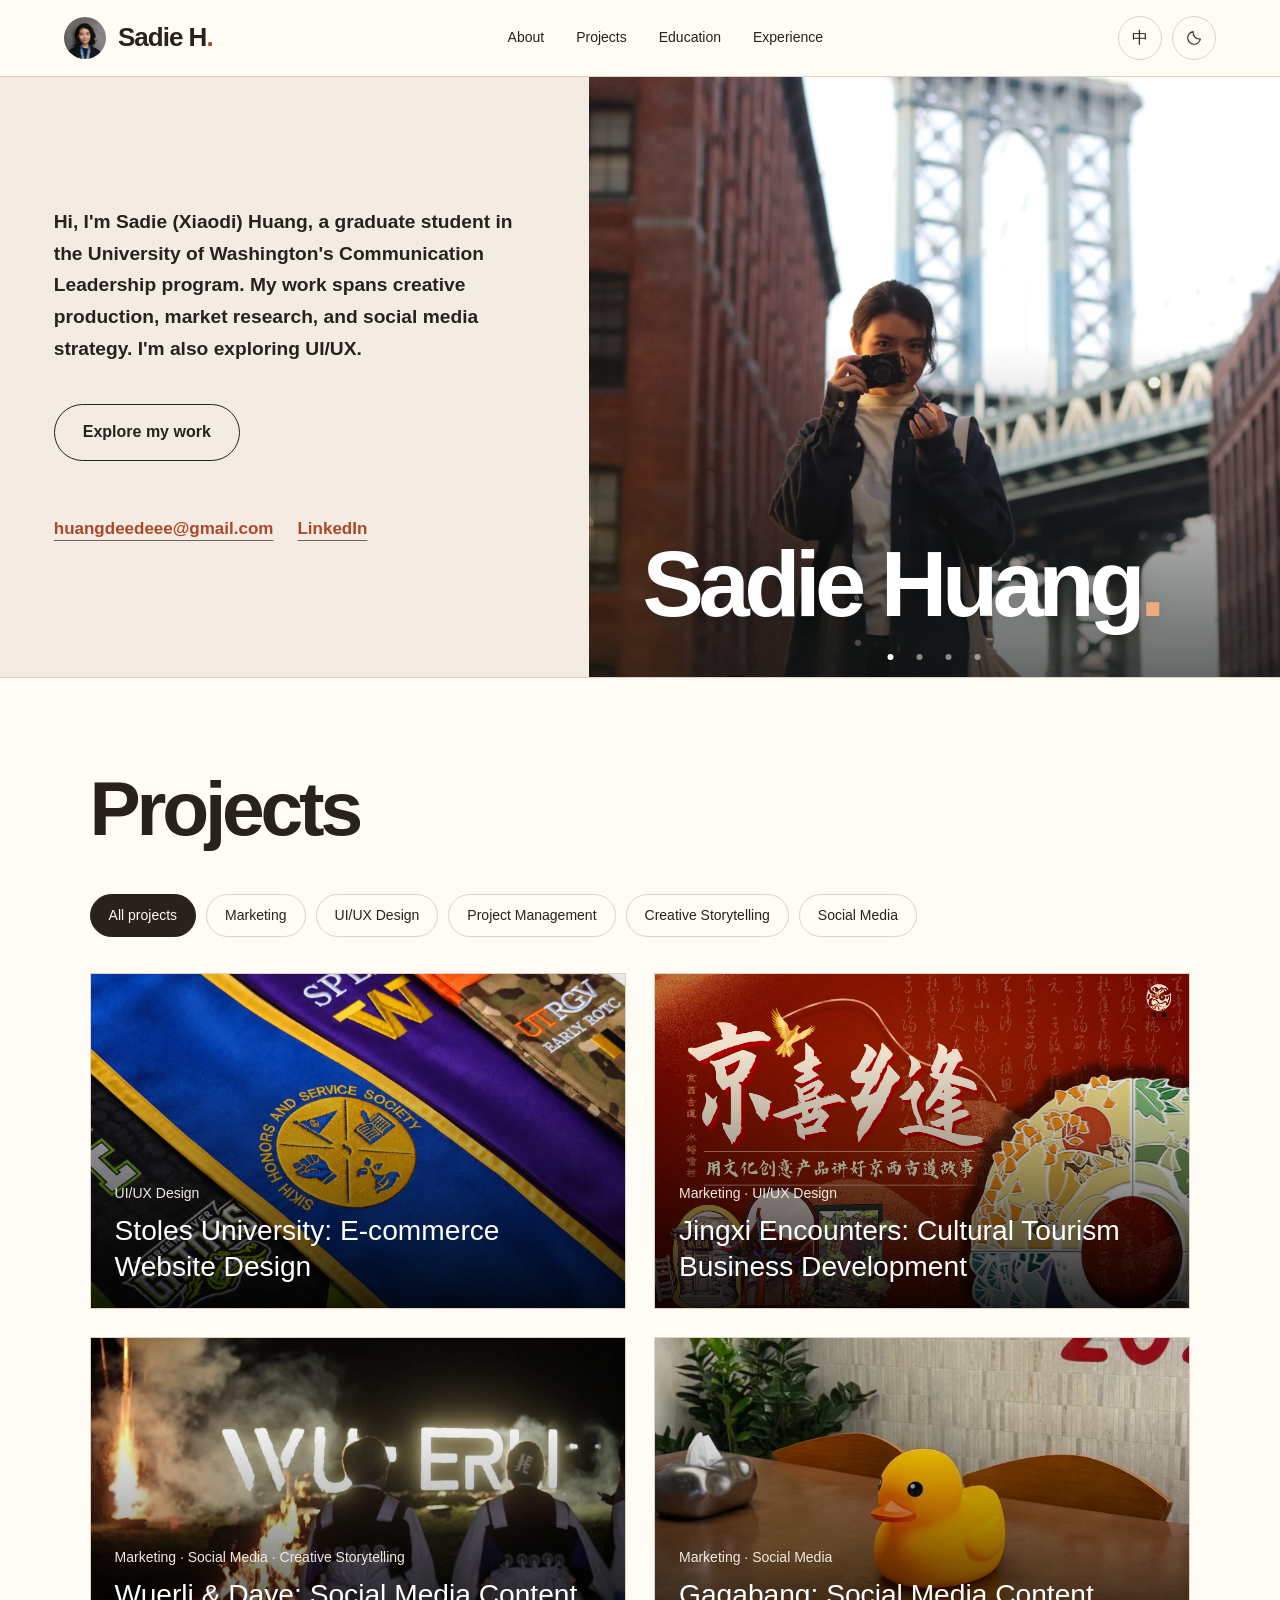
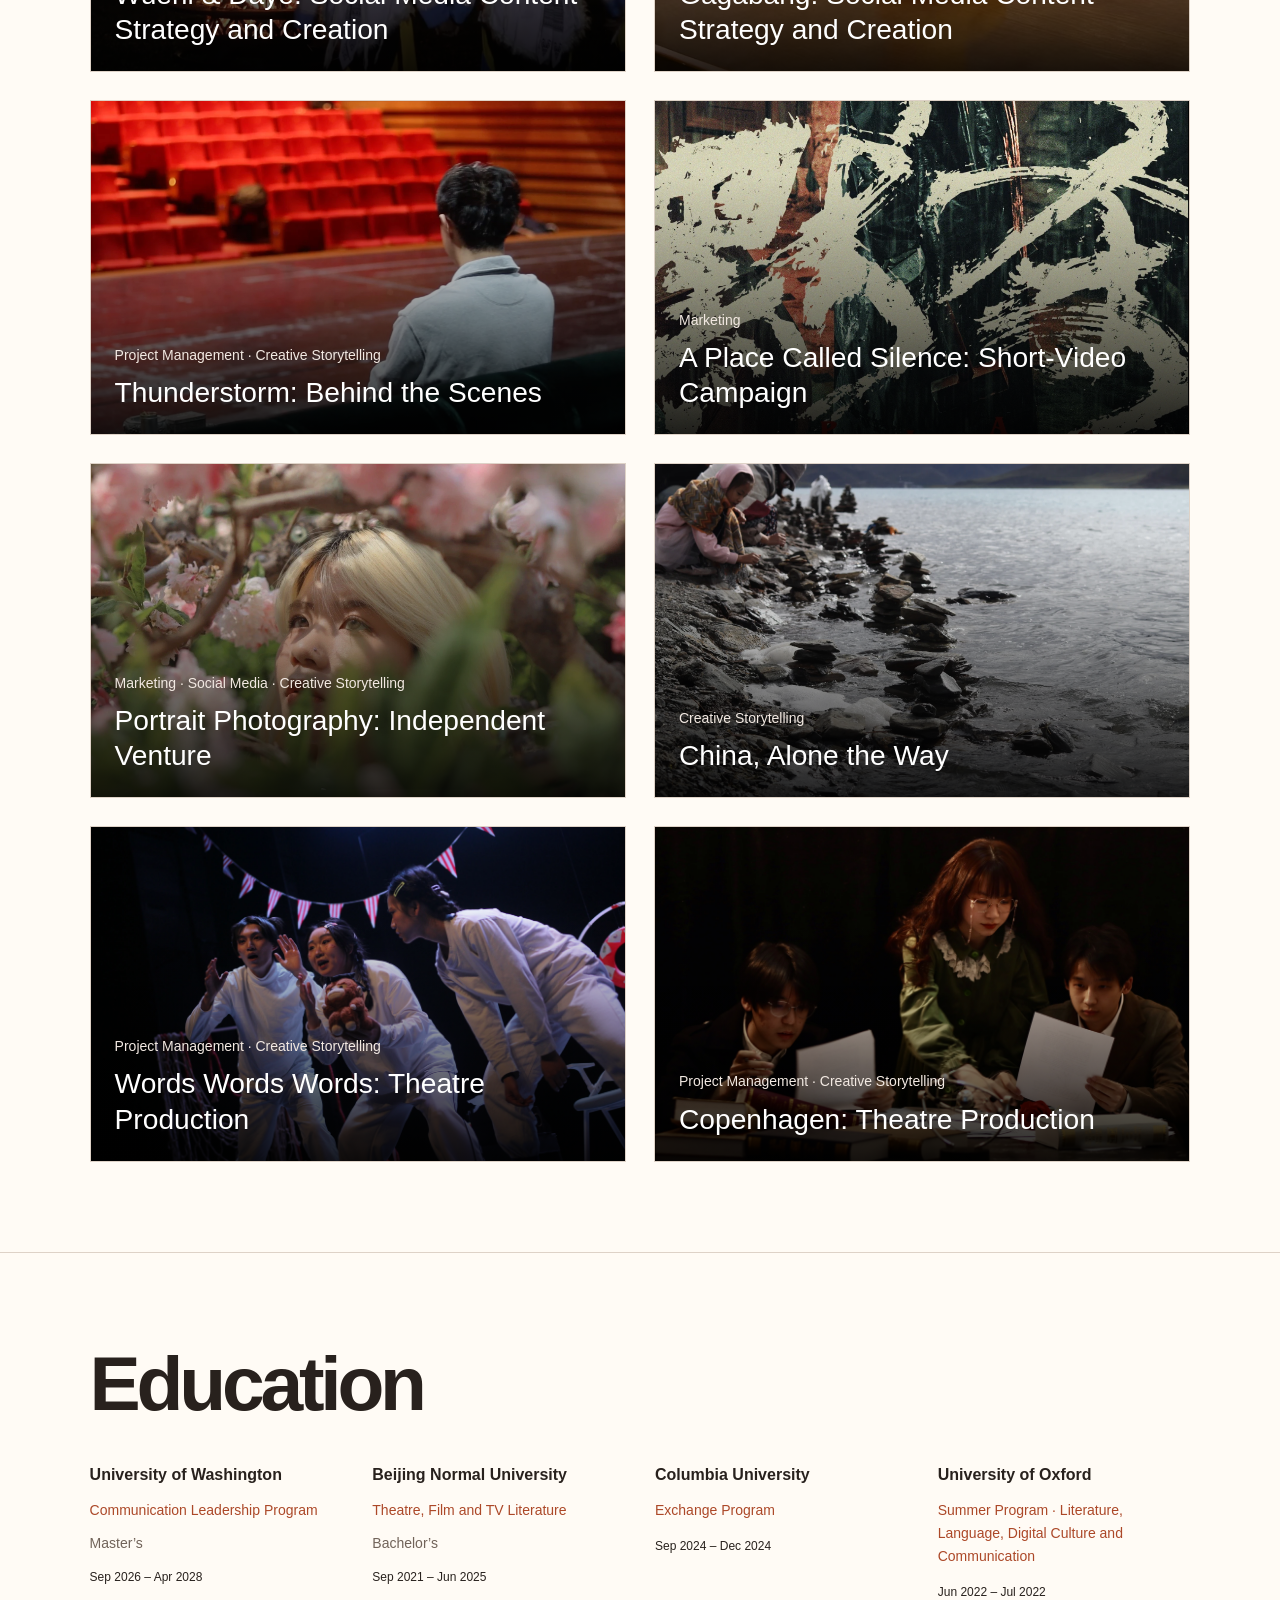
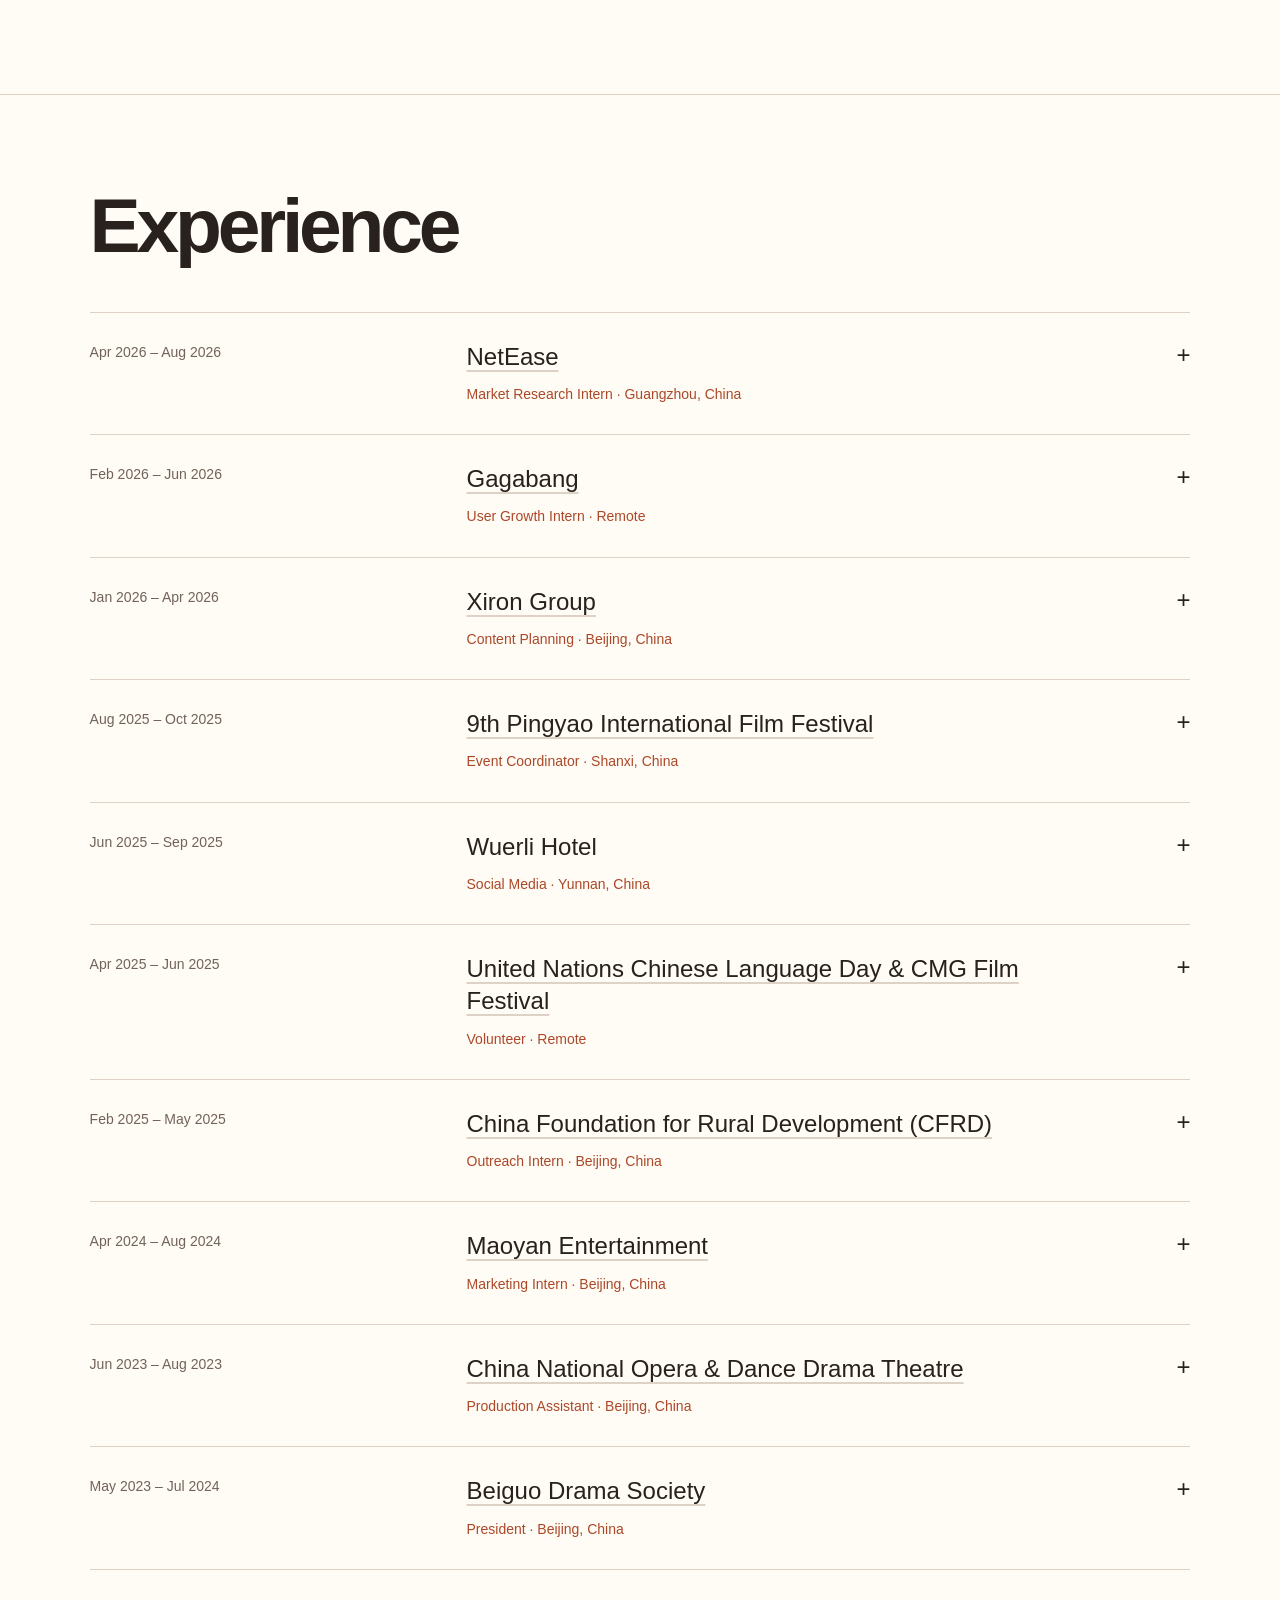
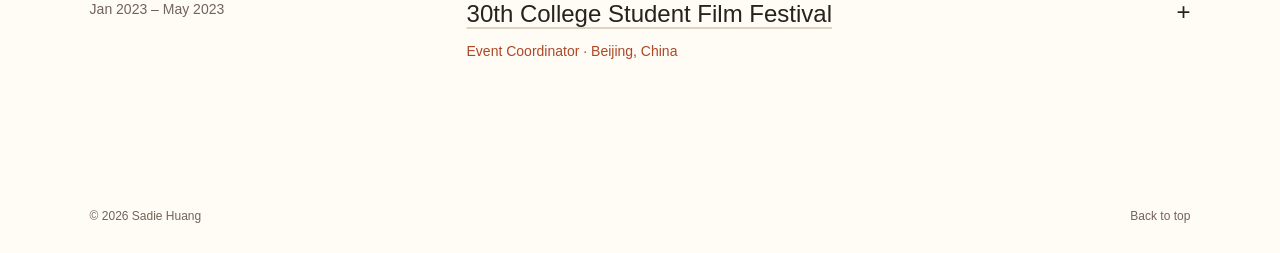
<file: index.html>
<!doctype html><html lang="en"><head><meta charset="UTF-8"><meta name="viewport" content="width=device-width,initial-scale=1"><meta name="description" content="Sadie Huang — cross-cultural communication, visual storytelling, photography and design."><title>Sadie Huang — Creative Portfolio</title><script>try{document.documentElement.dataset.theme=localStorage.getItem('sadie-theme')||(matchMedia('(prefers-color-scheme: dark)').matches?'dark':'light');document.documentElement.lang=localStorage.getItem('sadie-language')||'en'}catch(e){document.documentElement.dataset.theme=matchMedia('(prefers-color-scheme: dark)').matches?'dark':'light'}</script><link rel="stylesheet" href="style.css?v=explore-20261112-28"></head><body>
<header><a class="brand" href="#home">Sadie H<span>.</span></a><nav id="nav"><a href="#about" data-i="about">About</a><a href="#work" data-i="work">Projects</a><a href="#education" data-i="education">Education</a><a href="#experience" data-i="experience">Experience</a></nav><div class="utilities"><button id="language" aria-label="Switch language">中</button><button id="theme" aria-label="Switch color theme">◐</button><button id="menu" aria-controls="nav" aria-expanded="false" aria-label="Menu">☰</button></div></header>
<main><section id="home" class="hero home-introduction">
  <div id="about" class="hero-content home-intro">
    <p class="large" data-i="bio">Hi, I'm Sadie (Xiaodi) Huang, a graduate student in the University of Washington's Communication Leadership program. My work spans creative production, market research, and social media strategy. I'm also exploring UI/UX.</p>
    <a class="home-explore" href="#work"><span data-i="explore">Explore my work</span></a>
    <div class="hero-contact"><a href="mailto:huangdeedeee@gmail.com">huangdeedeee@gmail.com</a><a href="https://www.linkedin.com/in/sadie-huang-341997337" target="_blank" rel="noopener noreferrer">LinkedIn</a></div>
  </div>
  <div class="home-visual" style="touch-action:pan-y pinch-zoom">
    <div id="portraits" aria-hidden="true"></div>
    <h1 class="hero-name"><span>Sadie</span> <span>Huang<b>.</b></span></h1>
    <div id="carousel" hidden><div id="dots" role="group" aria-label="Portraits"></div></div>
  </div>
</section>
<section id="education" class="section"><h2 data-i="education">Education</h2><div class="education"><div><h4 data-i="uwSchool">University of Washington</h4><p><a href="https://commlead.uw.edu/" data-i="uw" target="_blank" rel="noopener noreferrer">Communication Leadership Program</a></p><p class="degree" data-i="master">Master’s</p><small data-i="uwDates">Sep 2026 – Apr 2028</small></div><div><h4 data-i="bnuSchool">Beijing Normal University</h4><p><a href="http://www.art.bnu.edu.cn/zysz/yscmx/index.htm" data-i="bnu" target="_blank" rel="noopener noreferrer">Theatre, Film and TV Literature</a></p><p class="degree" data-i="bachelor">Bachelor’s</p><small data-i="bnuDates">Sep 2021 – Jun 2025</small></div><div><h4 data-i="columbiaSchool">Columbia University</h4><p><a href="https://sps.columbia.edu/academics/visiting-students" data-i="columbia" target="_blank" rel="noopener noreferrer">Exchange Program</a></p><small data-i="columbiaDates">Sep 2024 – Dec 2024</small></div><div><h4 data-i="oxfordSchool">University of Oxford</h4><p><a href="https://www.st-hildas.ox.ac.uk/study-here/visiting-students/oxford-prospects-visiting-student-pathways" data-i="oxford" target="_blank" rel="noopener noreferrer">Summer Program · Literature, Language, Digital Culture and Communication</a></p><small data-i="oxfordDates">Jun 2022 – Jul 2022</small></div></div></section><section id="work" class="section"><div class="section-heading"><div><h2 data-i="selected">Projects</h2></div></div><div class="filters" role="group" aria-label="Project categories"><button class="active" data-filter="all" data-i="all" aria-pressed="true">All projects</button><button data-filter="marketing" data-i="marketing" aria-pressed="false">Marketing</button><button data-filter="design" data-i="design" aria-pressed="false">UI/UX Design</button><button data-filter="management" data-i="management" aria-pressed="false">Project Management</button><button data-filter="storytelling" data-i="storytelling" aria-pressed="false">Creative Storytelling</button><button data-filter="social" data-i="social" aria-pressed="false">Social Media</button></div><div id="gallery" class="gallery"></div></section>
<section id="experience" class="section"><div class="section-heading"><div><h2 data-i="experienceTitle">Experience</h2></div></div><div id="jobs"></div></section>
</main><footer><span>© <span id="year"></span> Sadie Huang</span><a href="#home" data-i="top">Back to top</a></footer><dialog id="lightbox"><button id="close" aria-label="Close image">×</button><img id="full-image" alt=""><p id="image-caption"></p></dialog><script src="app.js?v=explore-20261112-28"></script>
<script id="portrait-swipe">
// Share the existing slide controls and timer; leave vertical scrolling and zoom native.
(() => {
  const frame = document.querySelector('.home-visual');
  if (!frame) return;
  let gesture = null;
  const cancel = () => {
    if (!gesture) return;
    gesture = null;
    schedule();
  };
  frame.addEventListener('pointerdown', event => {
    if (event.pointerType !== 'touch') return;
    if (!event.isPrimary) { cancel(); return; }
    if (portraits.length < 2 || event.target.closest('button, a')) return;
    gesture = {id: event.pointerId, x: event.clientX, y: event.clientY};
    clearInterval(timer);
    timer = null;
    frame.setPointerCapture(event.pointerId);
  });
  frame.addEventListener('pointermove', event => {
    if (!gesture || event.pointerId !== gesture.id) return;
    const dx = Math.abs(event.clientX - gesture.x);
    const dy = Math.abs(event.clientY - gesture.y);
    // Once the visitor starts scrolling vertically, do not reinterpret it as a swipe.
    if (dy > 10 && dy > dx) cancel();
  });
  frame.addEventListener('pointerup', event => {
    if (!gesture || event.pointerId !== gesture.id) return;
    const dx = event.clientX - gesture.x;
    const dy = event.clientY - gesture.y;
    gesture = null;
    if (Math.abs(dx) >= 40 && Math.abs(dx) > Math.abs(dy) * 1.25) {
      go(dx < 0 ? 1 : -1);
    } else {
      schedule();
    }
  });
  frame.addEventListener('pointercancel', cancel);
  frame.addEventListener('lostpointercapture', cancel);
  document.addEventListener('visibilitychange', cancel);
})();
</script>
</body></html>
</file>
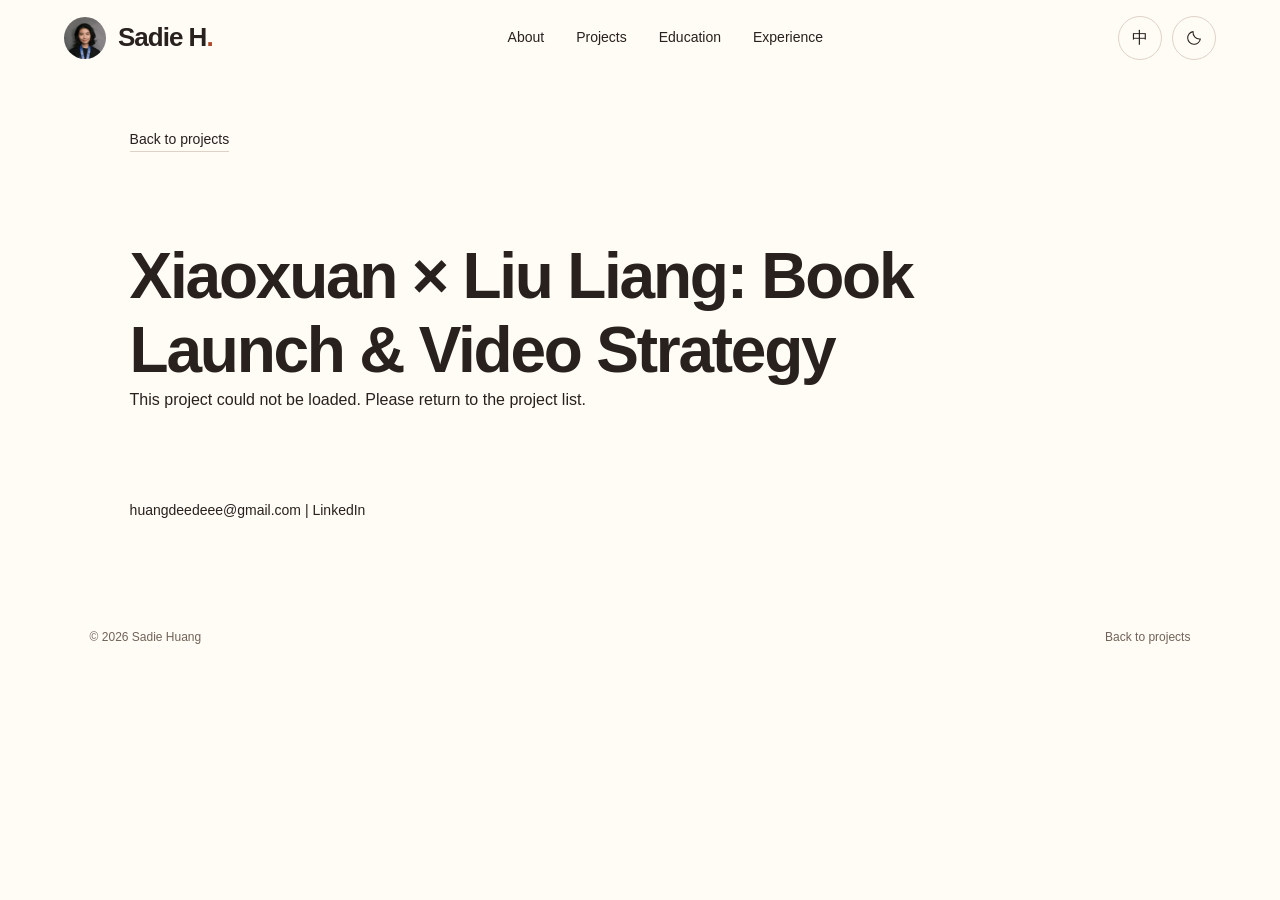
<file: projects/book/index.html>
<!doctype html><html lang="en"><head><meta charset="UTF-8"><meta name="viewport" content="width=device-width,initial-scale=1"><meta name="description" content="Xiaoxuan × Liu Liang: Book Launch & Video Strategy — Sadie Huang"><title>Xiaoxuan × Liu Liang: Book Launch & Video Strategy — Sadie Huang</title><script>try{document.documentElement.dataset.theme=localStorage.getItem('sadie-theme')||(matchMedia('(prefers-color-scheme: dark)').matches?'dark':'light');document.documentElement.lang=localStorage.getItem('sadie-language')||'en'}catch(e){document.documentElement.dataset.theme=matchMedia('(prefers-color-scheme: dark)').matches?'dark':'light'}</script><link rel="stylesheet" href="../../style.css"></head><body data-project="book"><header><a class="brand" href="../../">Sadie H<span>.</span></a><nav id="nav"><a href="../../#about" data-detail-i="about">About</a><a href="../../#education" data-detail-i="education">Education</a><a href="../../#work" data-detail-i="projects">Projects</a><a href="../../#experience" data-detail-i="experience">Experience</a></nav><div class="utilities"><button id="language" aria-label="Switch language">中</button><button id="theme" aria-label="Switch color theme">◐</button><button id="menu" aria-controls="nav" aria-expanded="false" aria-label="Menu">☰</button></div></header><main class="project-detail"><a class="back-link" href="../../#work" data-detail-i="back">Back to projects</a><p id="project-category" class="eyebrow"></p><h1 id="project-title">Xiaoxuan × Liu Liang: Book Launch & Video Strategy</h1><div id="project-content" aria-live="polite"></div><div id="project-media"></div><section class="project-contact"><a href="mailto:huangdeedeee@gmail.com">huangdeedeee@gmail.com</a><span aria-hidden="true"> | </span><a href="https://www.linkedin.com/in/sadie-huang-341997337" target="_blank" rel="noopener noreferrer">LinkedIn</a></section></main><footer><span>© <span id="year"></span> Sadie Huang</span><a href="../../#work" data-detail-i="back">Back to projects</a></footer><dialog id="lightbox"><button id="close" aria-label="Close image">×</button><img id="full-image" alt=""><p id="image-caption"></p></dialog><script src="../../project.js"></script></body></html>
</file>
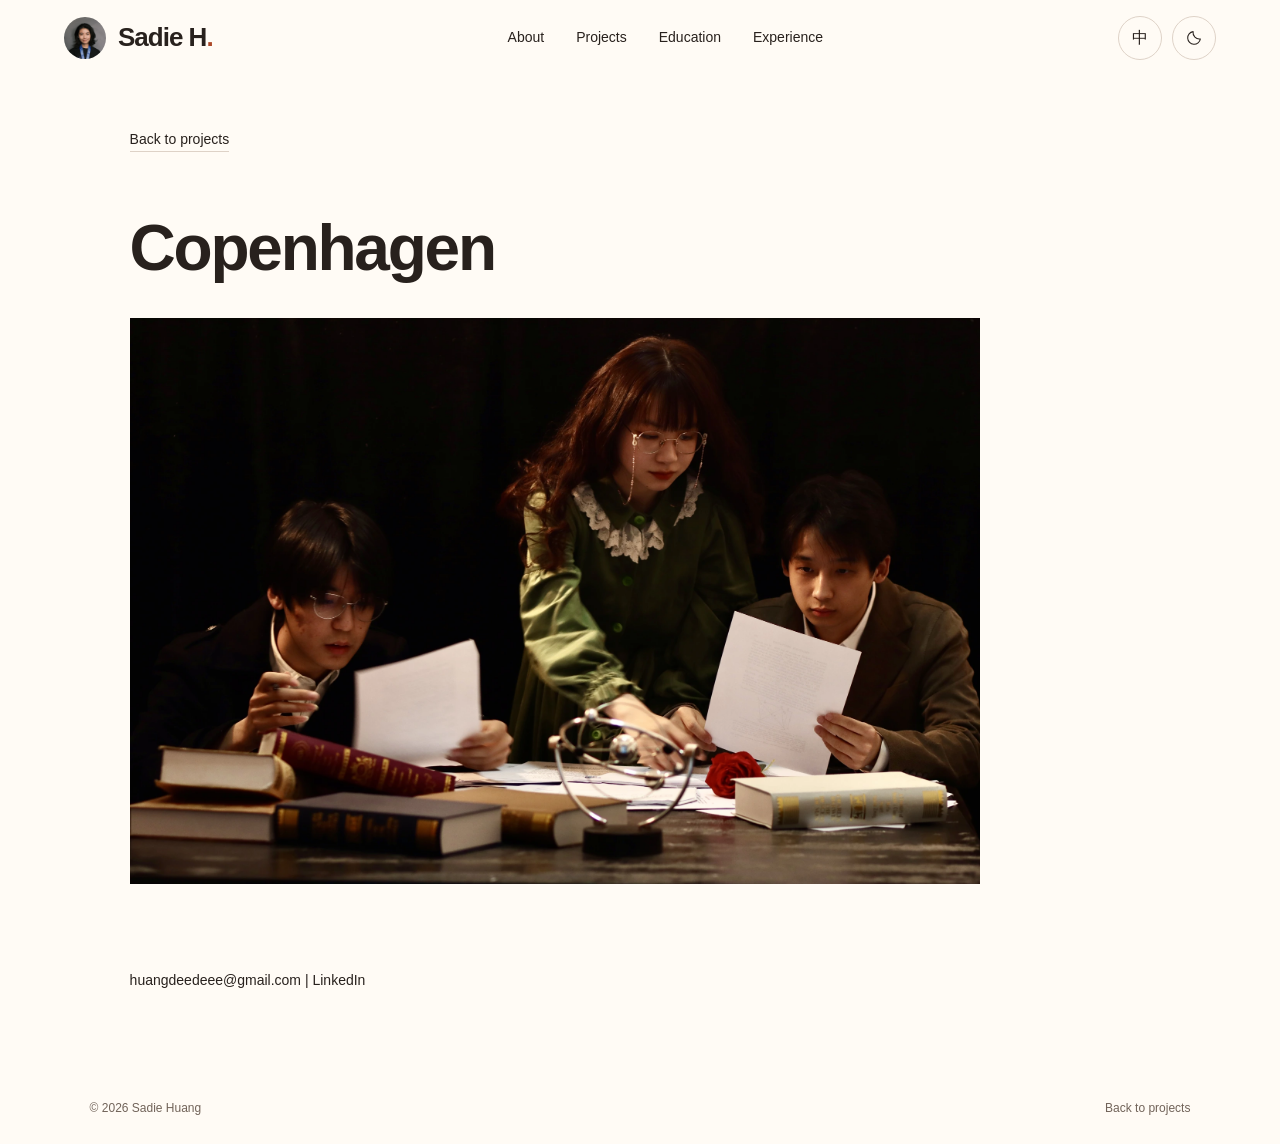
<file: projects/copenhagen/index.html>
<!doctype html><html lang="en"><head><meta charset="UTF-8"><meta name="viewport" content="width=device-width,initial-scale=1"><meta name="description" content="Copenhagen — Sadie Huang"><title>Copenhagen — Sadie Huang</title><script>try{document.documentElement.dataset.theme=localStorage.getItem('sadie-theme')||(matchMedia('(prefers-color-scheme: dark)').matches?'dark':'light');document.documentElement.lang=localStorage.getItem('sadie-language')||'en'}catch(e){document.documentElement.dataset.theme=matchMedia('(prefers-color-scheme: dark)').matches?'dark':'light'}</script><link rel="stylesheet" href="../../style.css"></head><body data-project="copenhagen"><header><a class="brand" href="../../">Sadie H<span>.</span></a><nav id="nav"><a href="../../#about" data-detail-i="about">About</a><a href="../../#education" data-detail-i="education">Education</a><a href="../../#work" data-detail-i="projects">Projects</a><a href="../../#experience" data-detail-i="experience">Experience</a></nav><div class="utilities"><button id="language" aria-label="Switch language">中</button><button id="theme" aria-label="Switch color theme">◐</button><button id="menu" aria-controls="nav" aria-expanded="false" aria-label="Menu">☰</button></div></header><main class="project-detail"><a class="back-link" href="../../#work" data-detail-i="back">Back to projects</a><p id="project-category" class="eyebrow"></p><h1 id="project-title">Copenhagen</h1><div id="project-content" aria-live="polite"></div><div id="project-media"></div><section class="project-contact"><a href="mailto:huangdeedeee@gmail.com">huangdeedeee@gmail.com</a><span aria-hidden="true"> | </span><a href="https://www.linkedin.com/in/sadie-huang-341997337" target="_blank" rel="noopener noreferrer">LinkedIn</a></section></main><footer><span>© <span id="year"></span> Sadie Huang</span><a href="../../#work" data-detail-i="back">Back to projects</a></footer><dialog id="lightbox"><button id="close" aria-label="Close image">×</button><img id="full-image" alt=""><p id="image-caption"></p></dialog><script src="../../project.js?v=controls-20261112-8"></script></body></html>
</file>
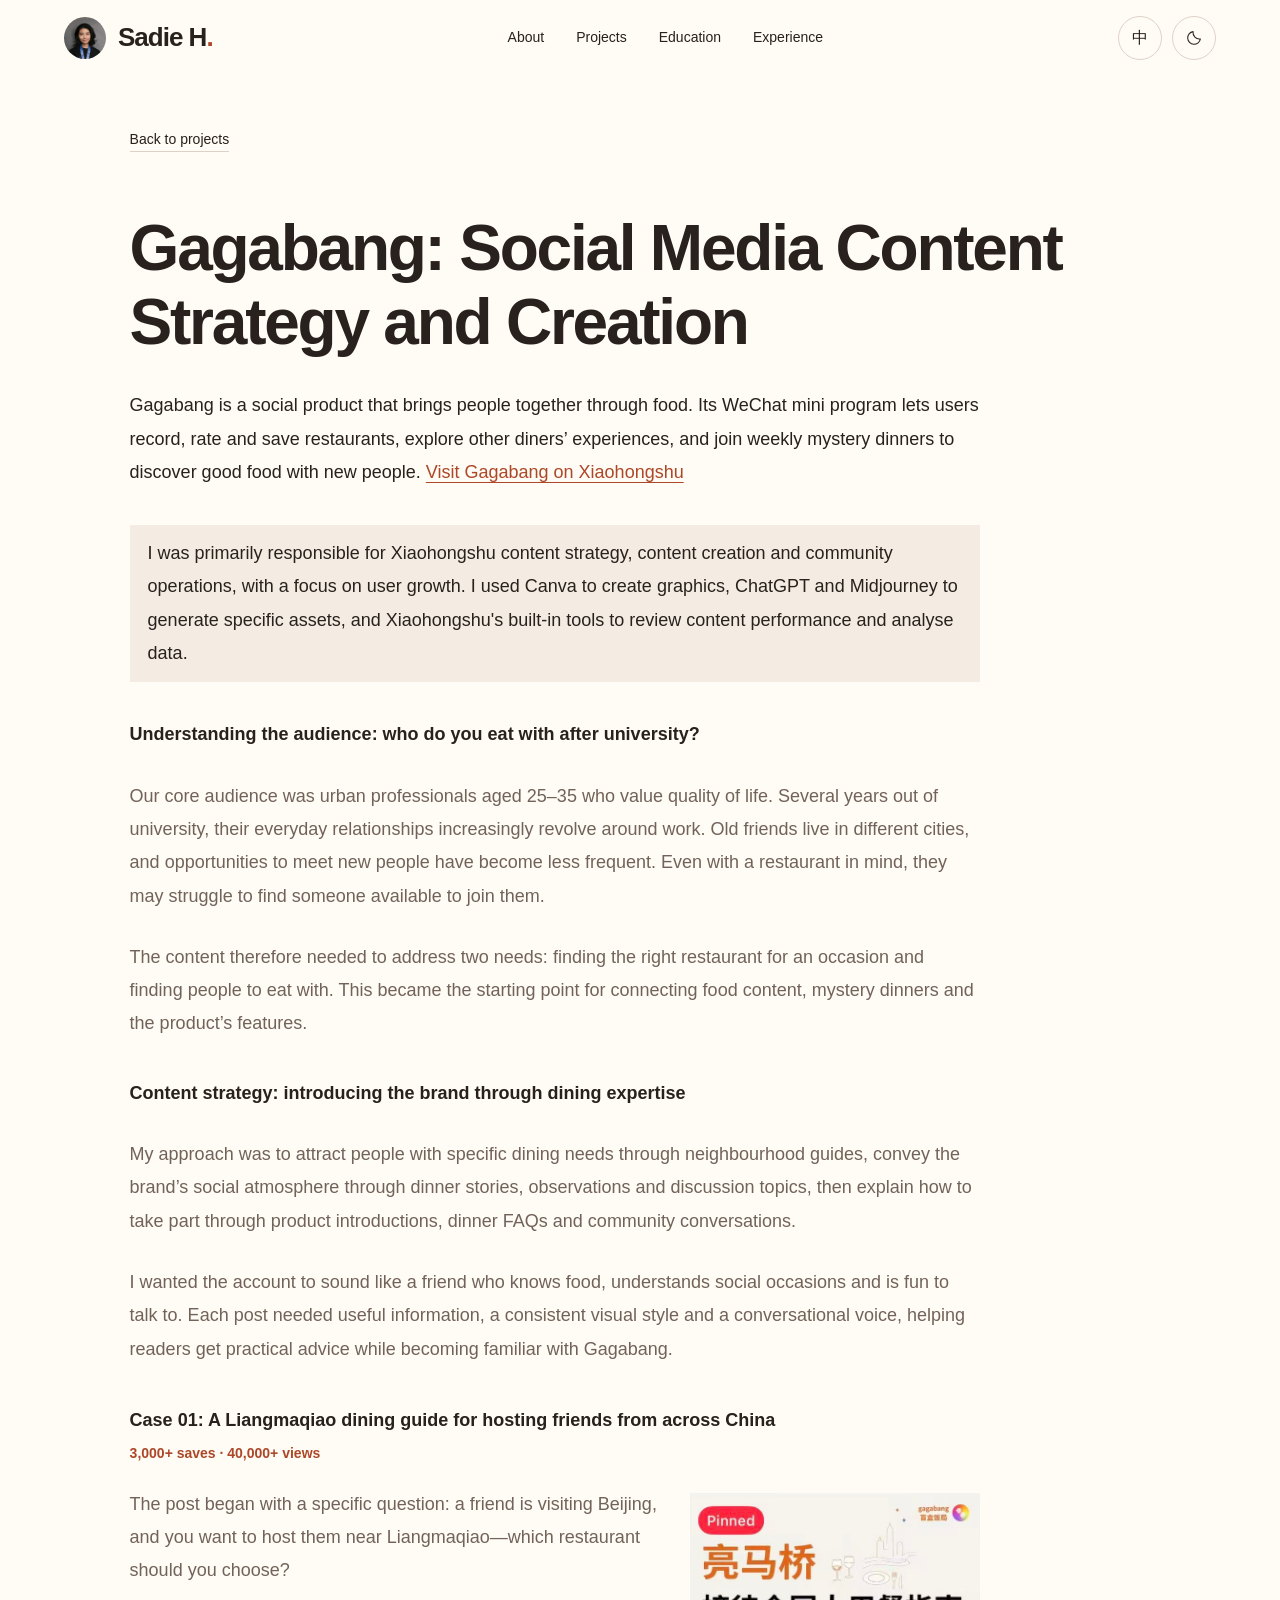
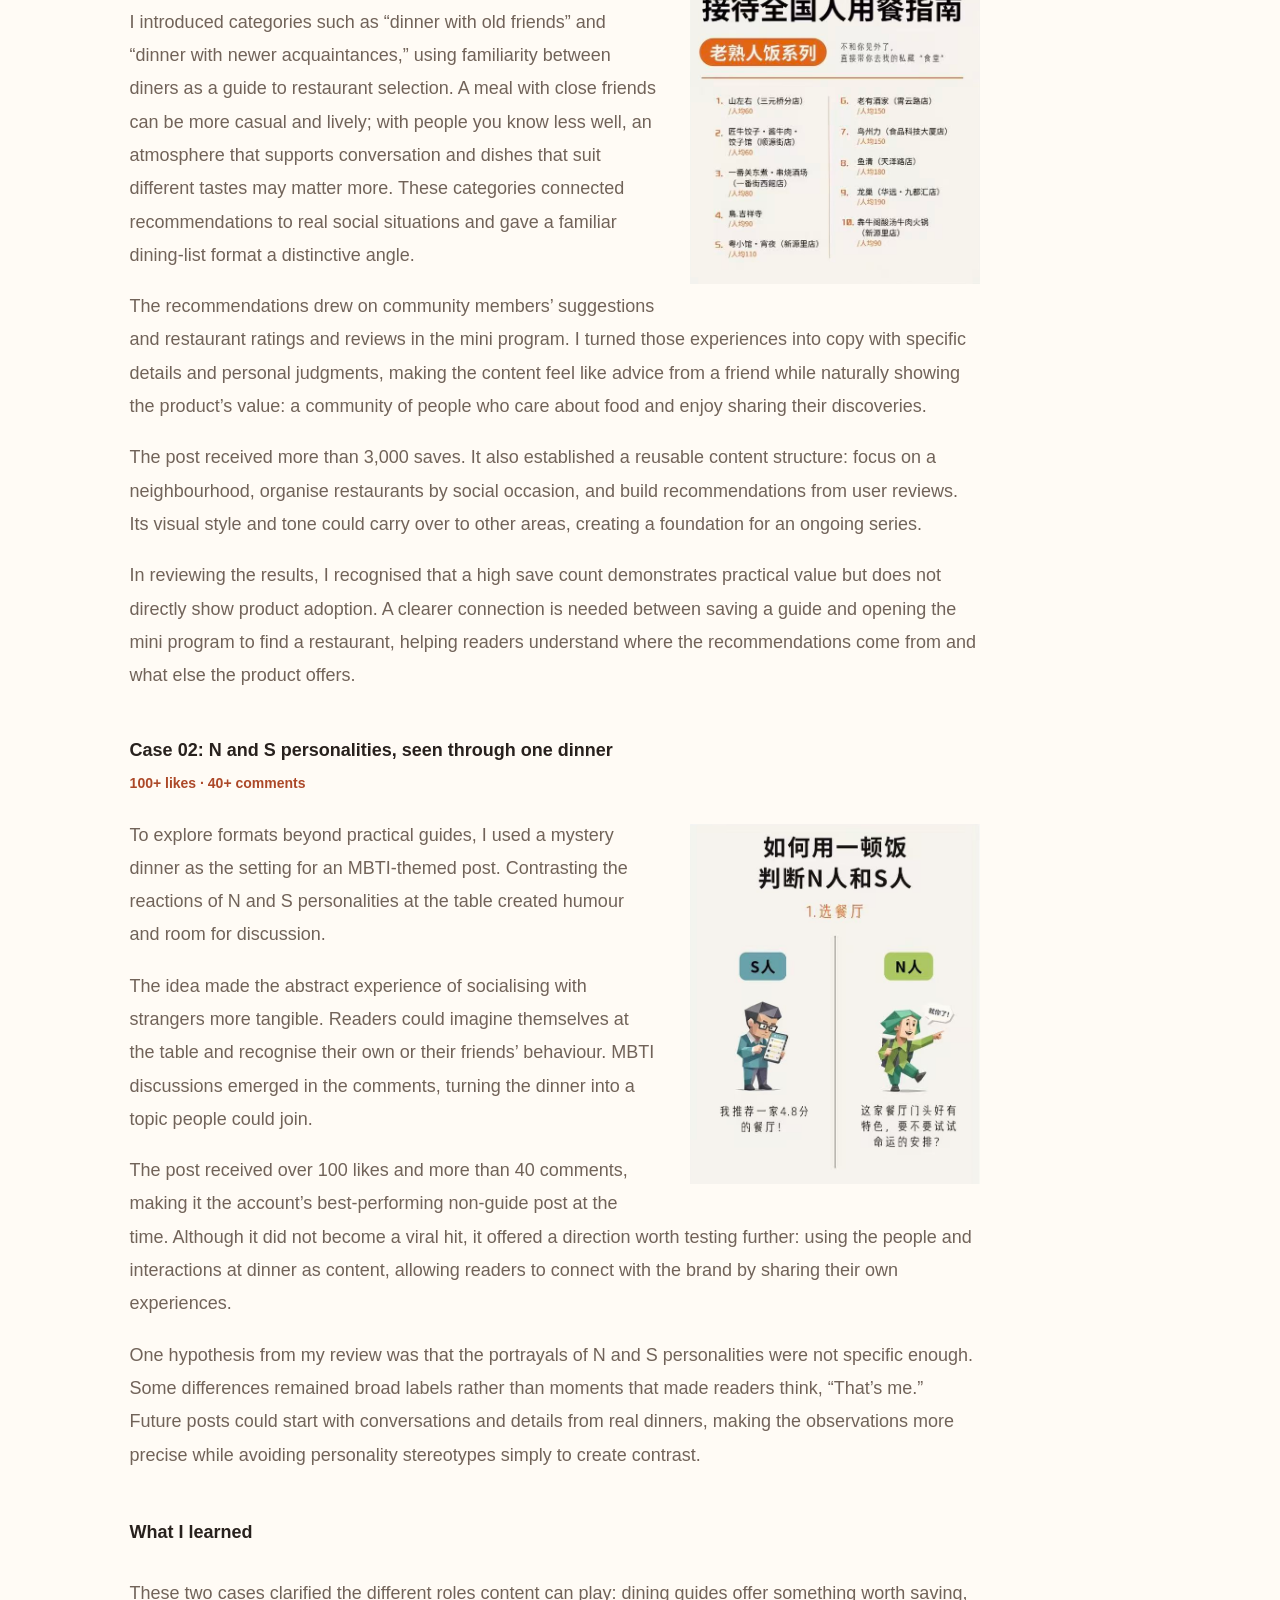
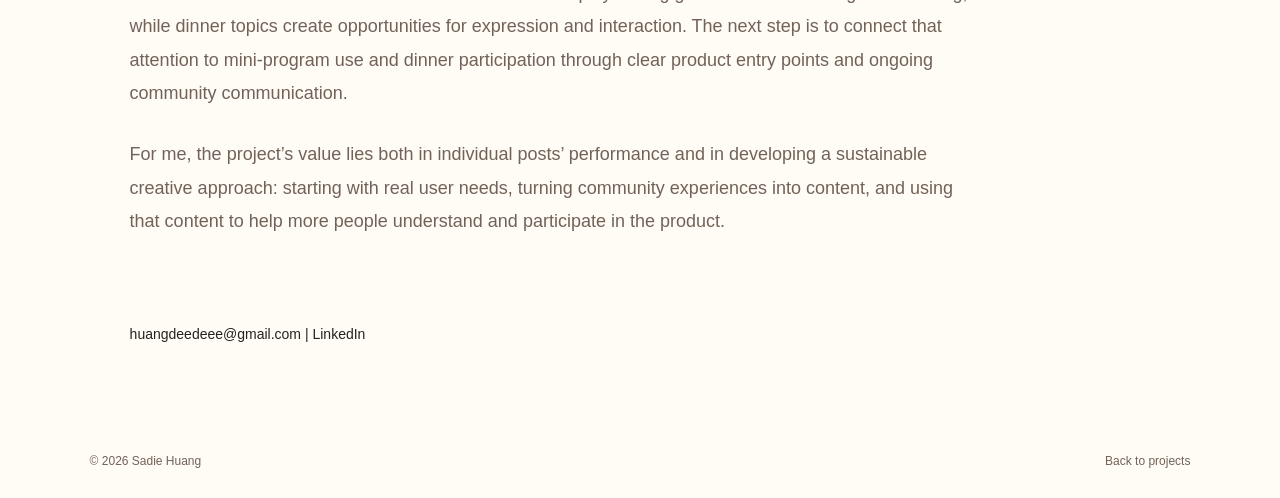
<file: projects/gagabang/index.html>
<!doctype html><html lang="en"><head><meta charset="UTF-8"><meta name="viewport" content="width=device-width,initial-scale=1"><meta name="description" content="Gagabang: Social Media Content Strategy and Creation — Sadie Huang"><title>Gagabang: Social Media Content Strategy and Creation — Sadie Huang</title><script>try{document.documentElement.dataset.theme=localStorage.getItem('sadie-theme')||(matchMedia('(prefers-color-scheme: dark)').matches?'dark':'light');document.documentElement.lang=localStorage.getItem('sadie-language')||'en'}catch(e){document.documentElement.dataset.theme=matchMedia('(prefers-color-scheme: dark)').matches?'dark':'light'}</script><link rel="stylesheet" href="../../style.css"></head><body data-project="gagabang"><header><a class="brand" href="../../">Sadie H<span>.</span></a><nav id="nav"><a href="../../#about" data-detail-i="about">About</a><a href="../../#education" data-detail-i="education">Education</a><a href="../../#work" data-detail-i="projects">Projects</a><a href="../../#experience" data-detail-i="experience">Experience</a></nav><div class="utilities"><button id="language" aria-label="Switch language">中</button><button id="theme" aria-label="Switch color theme">◐</button><button id="menu" aria-controls="nav" aria-expanded="false" aria-label="Menu">☰</button></div></header><main class="project-detail"><a class="back-link" href="../../#work" data-detail-i="back">Back to projects</a><p id="project-category" class="eyebrow"></p><h1 id="project-title">Gagabang: Social Media Content Strategy and Creation</h1><div id="project-content" aria-live="polite"></div><div id="project-media"></div><section class="project-contact"><a href="mailto:huangdeedeee@gmail.com">huangdeedeee@gmail.com</a><span aria-hidden="true"> | </span><a href="https://www.linkedin.com/in/sadie-huang-341997337" target="_blank" rel="noopener noreferrer">LinkedIn</a></section></main><footer><span>© <span id="year"></span> Sadie Huang</span><a href="../../#work" data-detail-i="back">Back to projects</a></footer><dialog id="lightbox"><button id="close" aria-label="Close image">×</button><img id="full-image" alt=""><p id="image-caption"></p></dialog><script src="../../project.js?v=gagabang-20261112-21"></script></body></html>
</file>
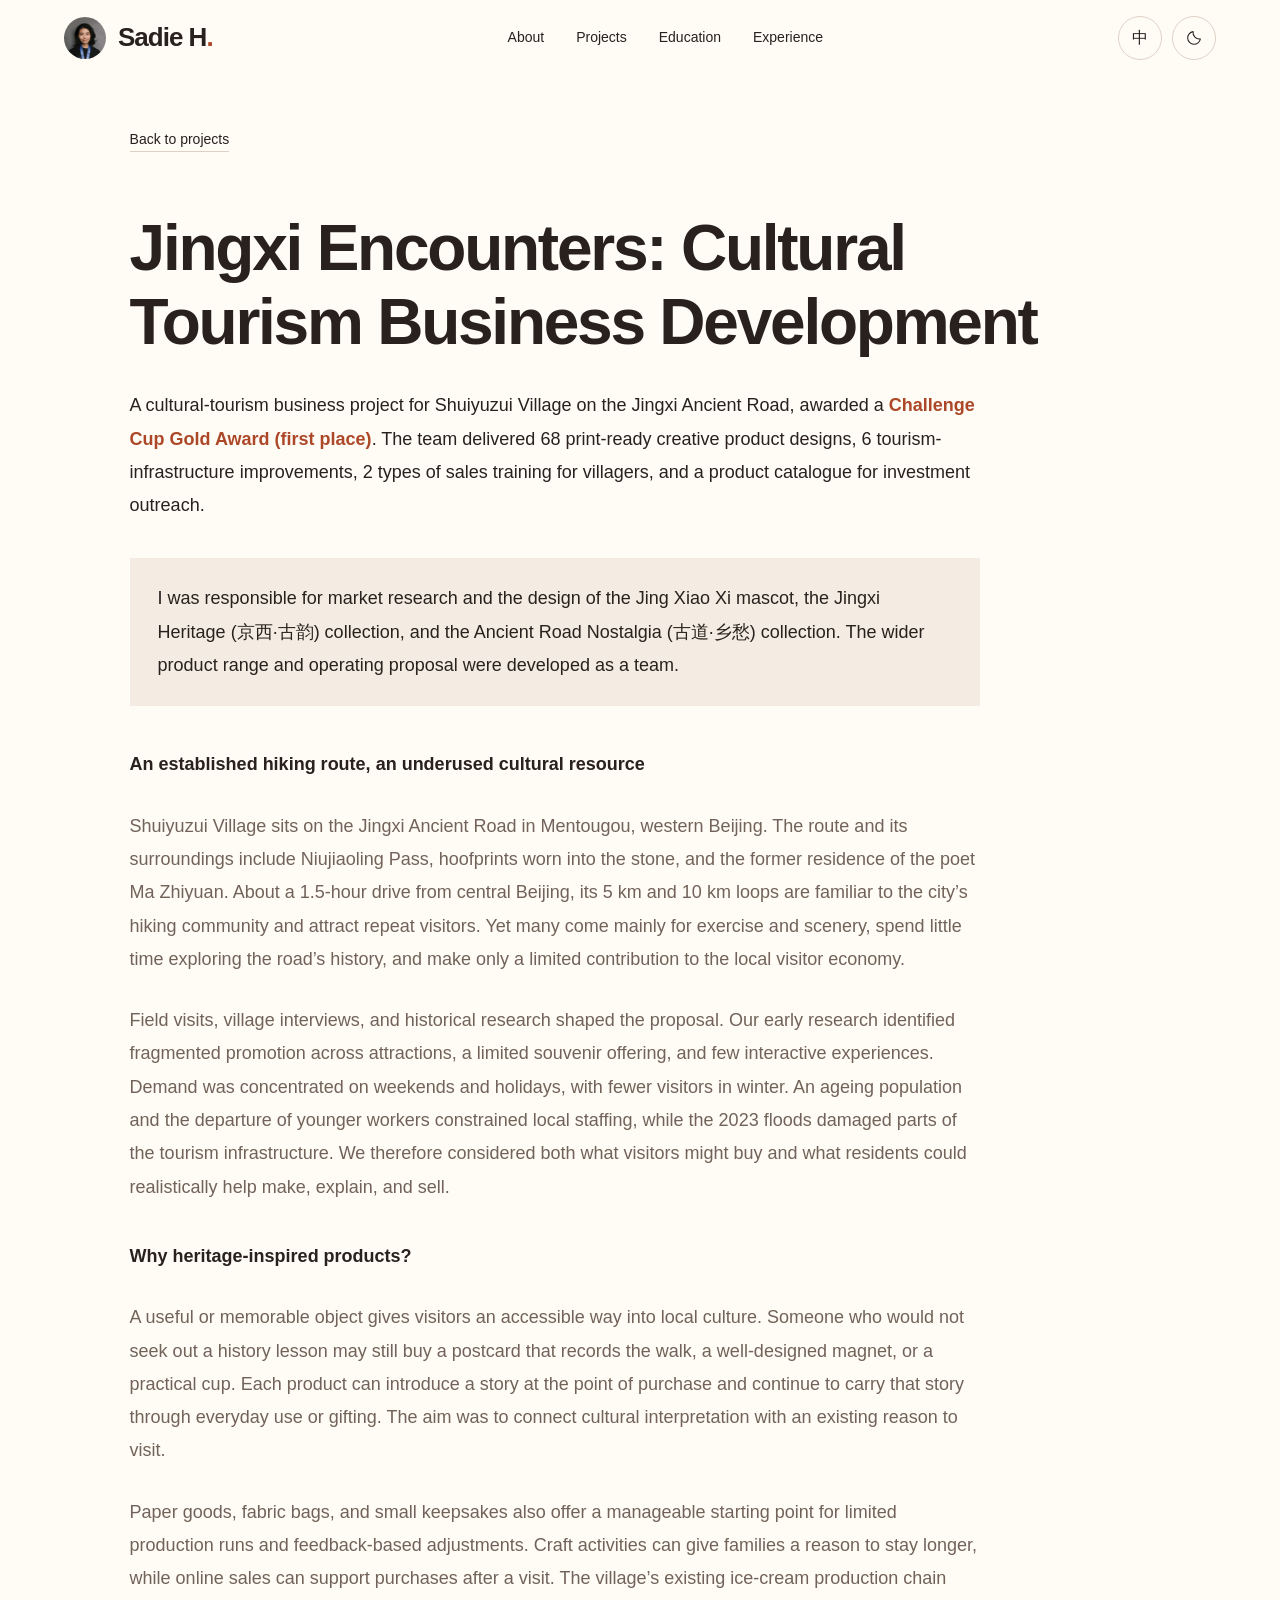
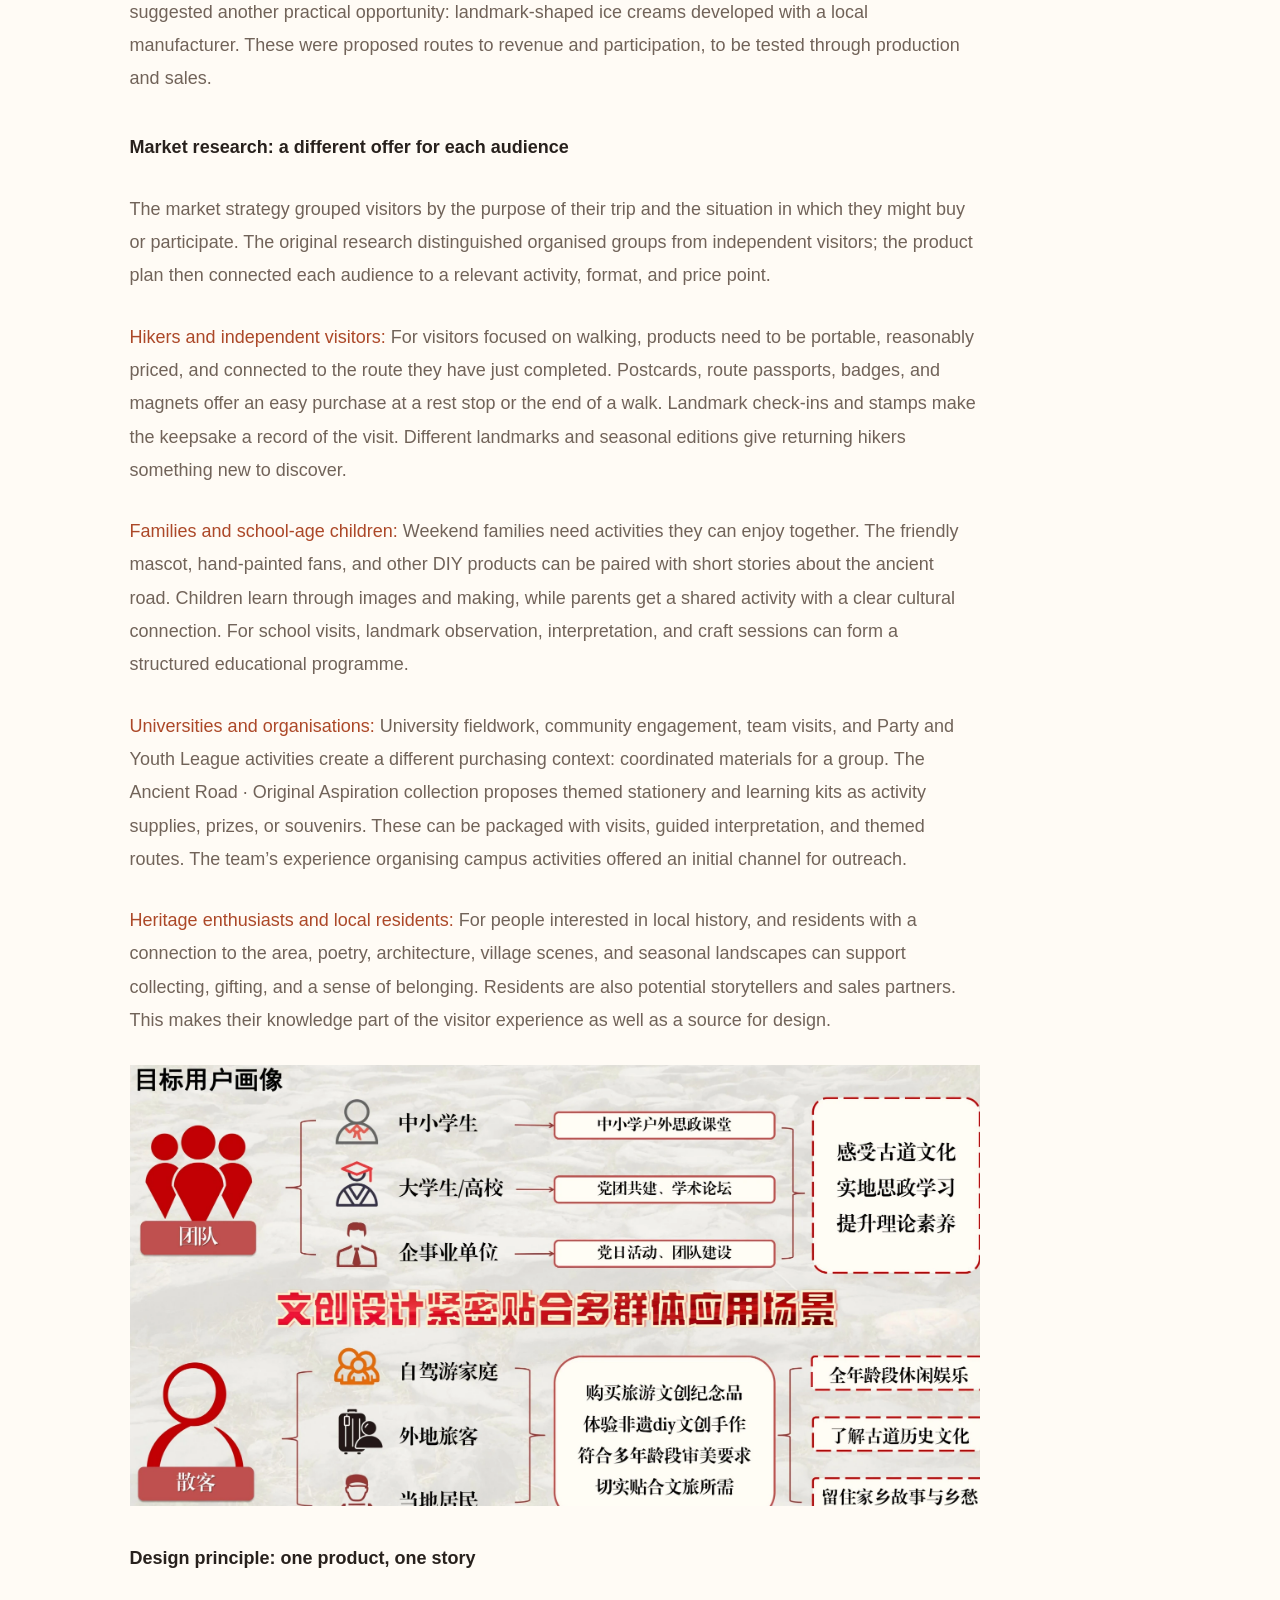
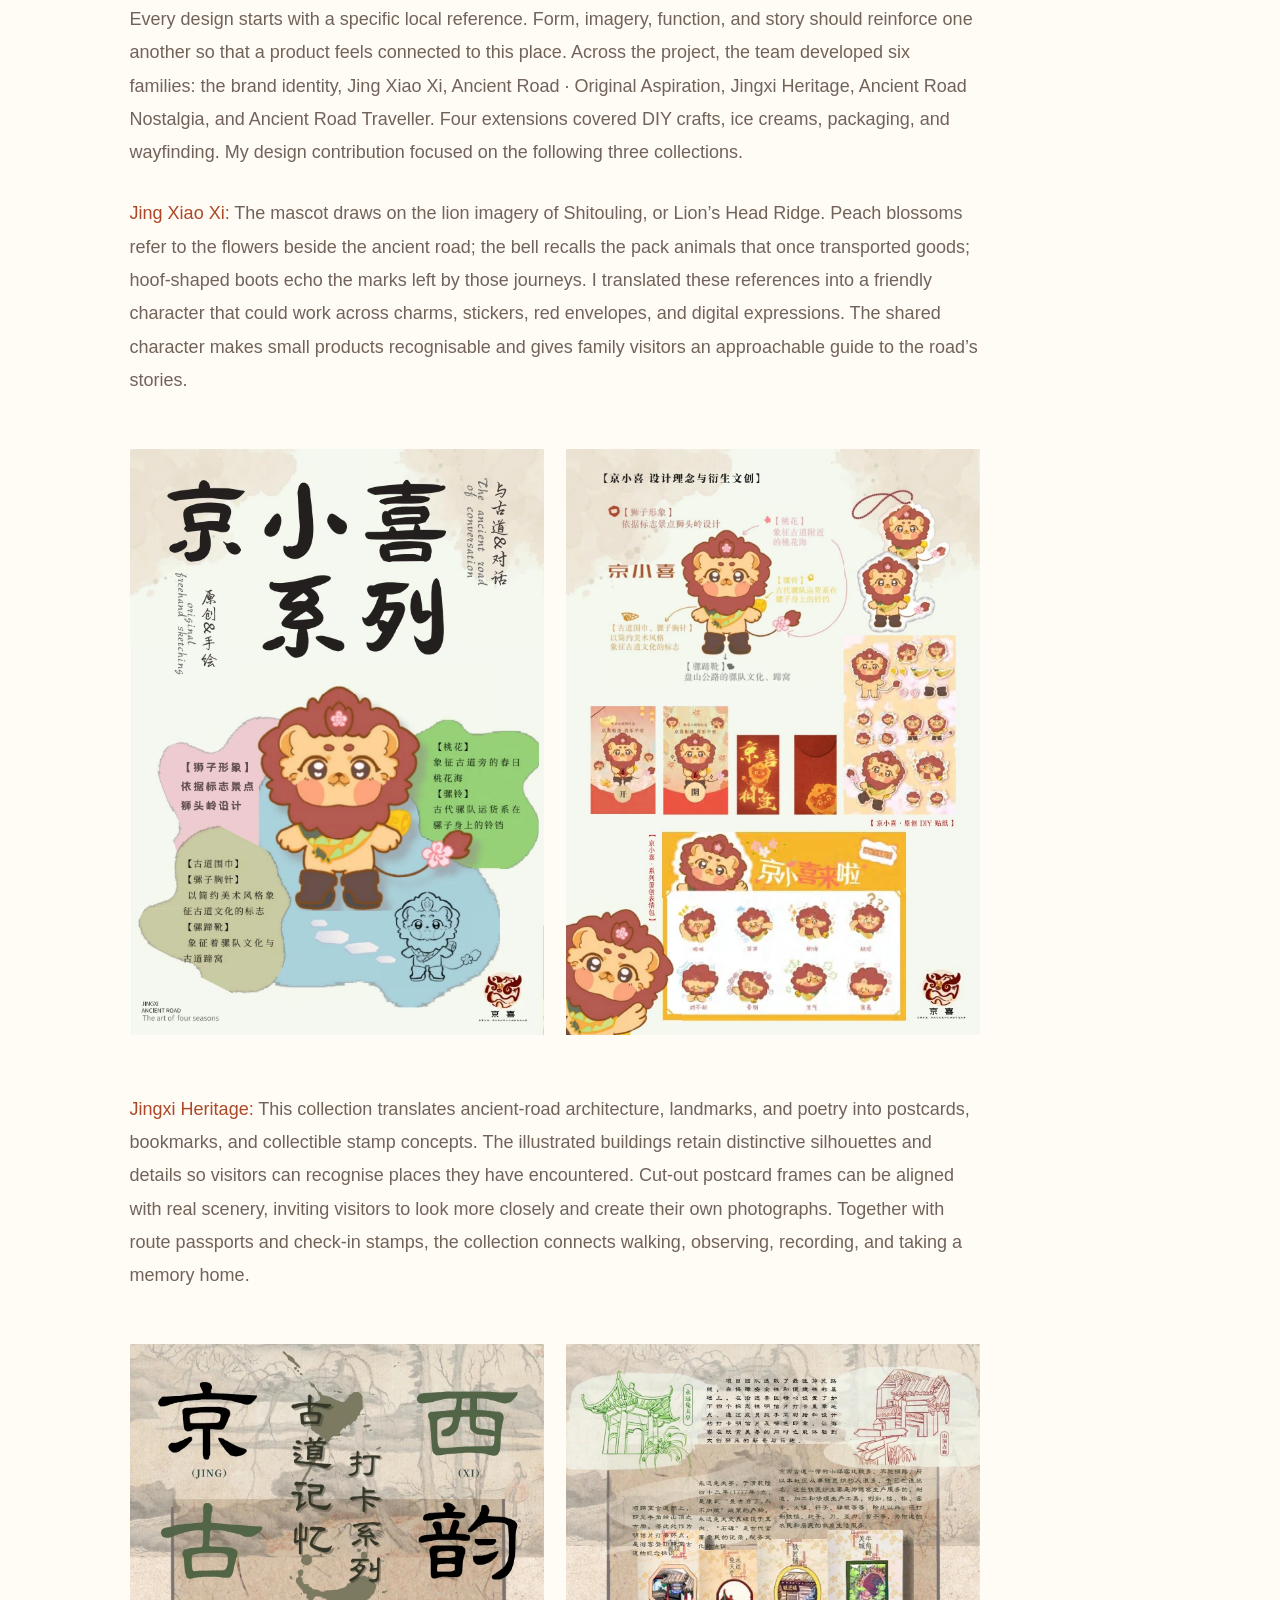
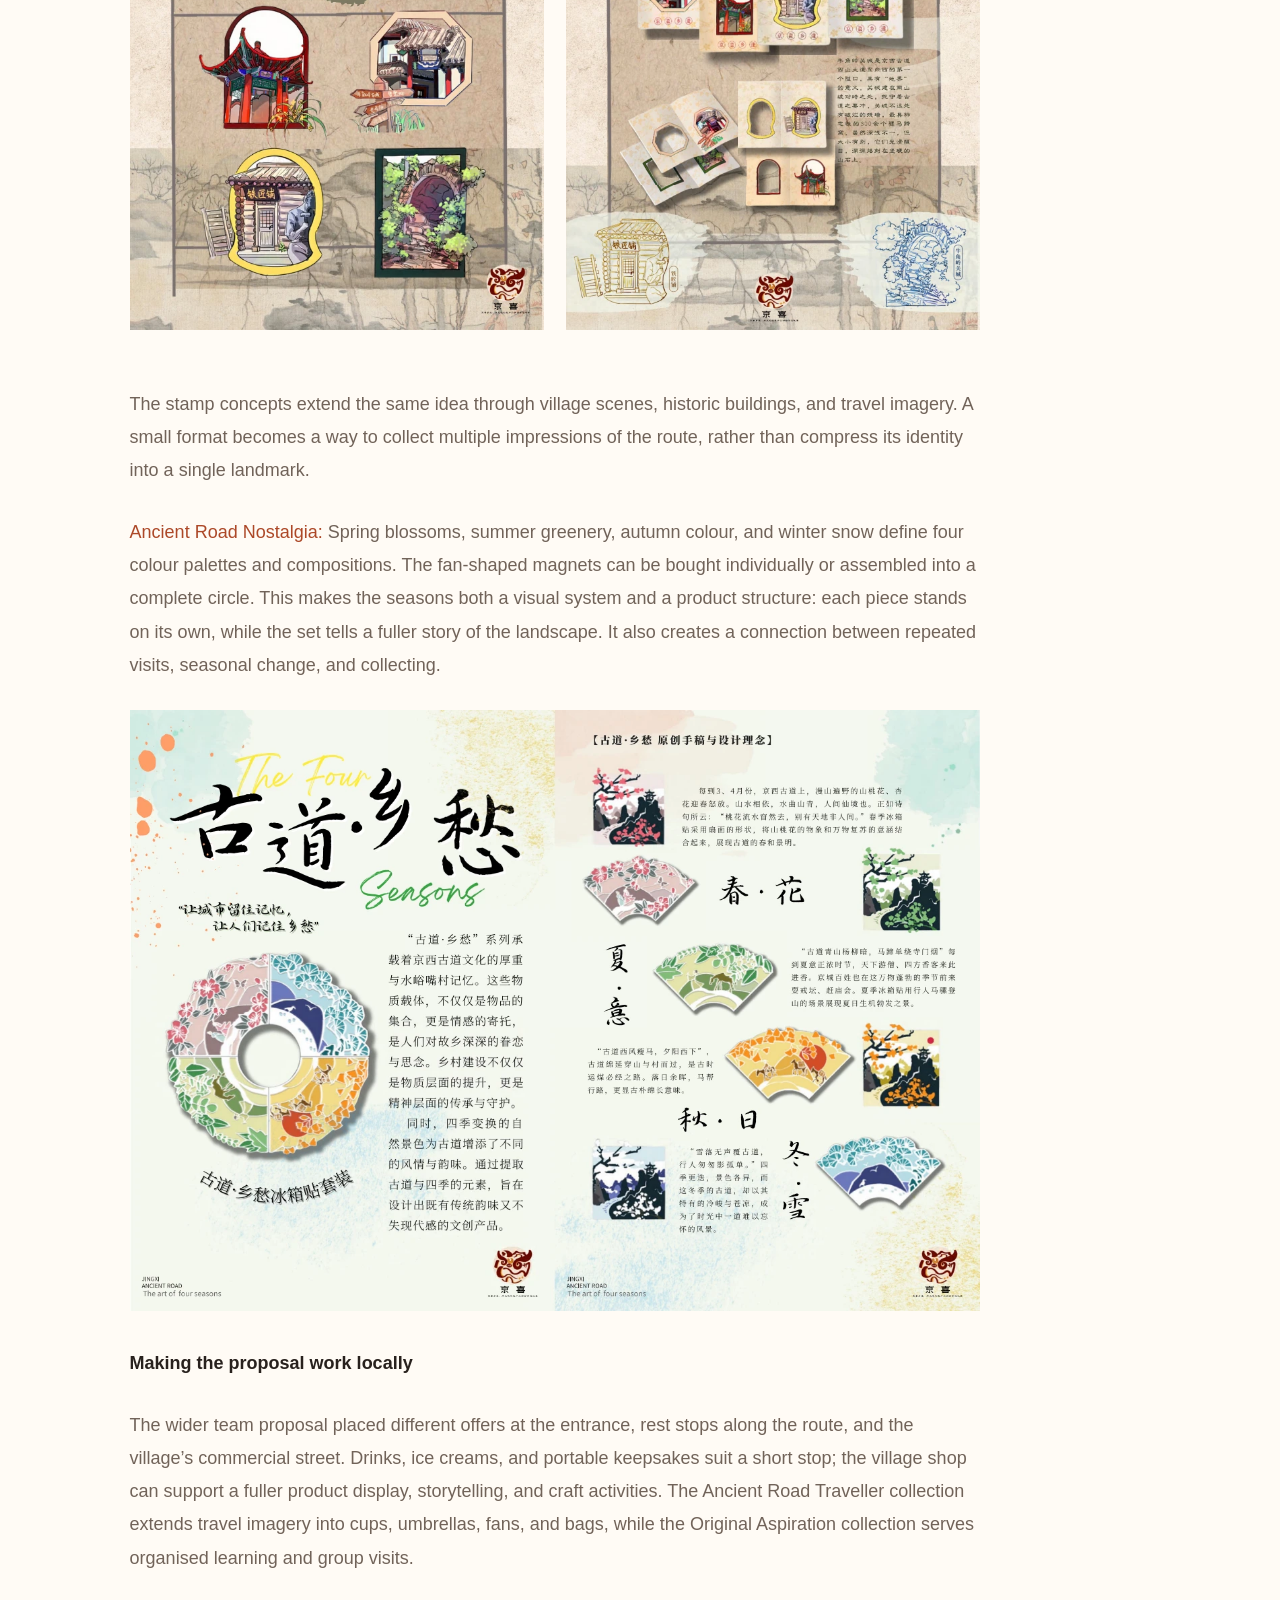
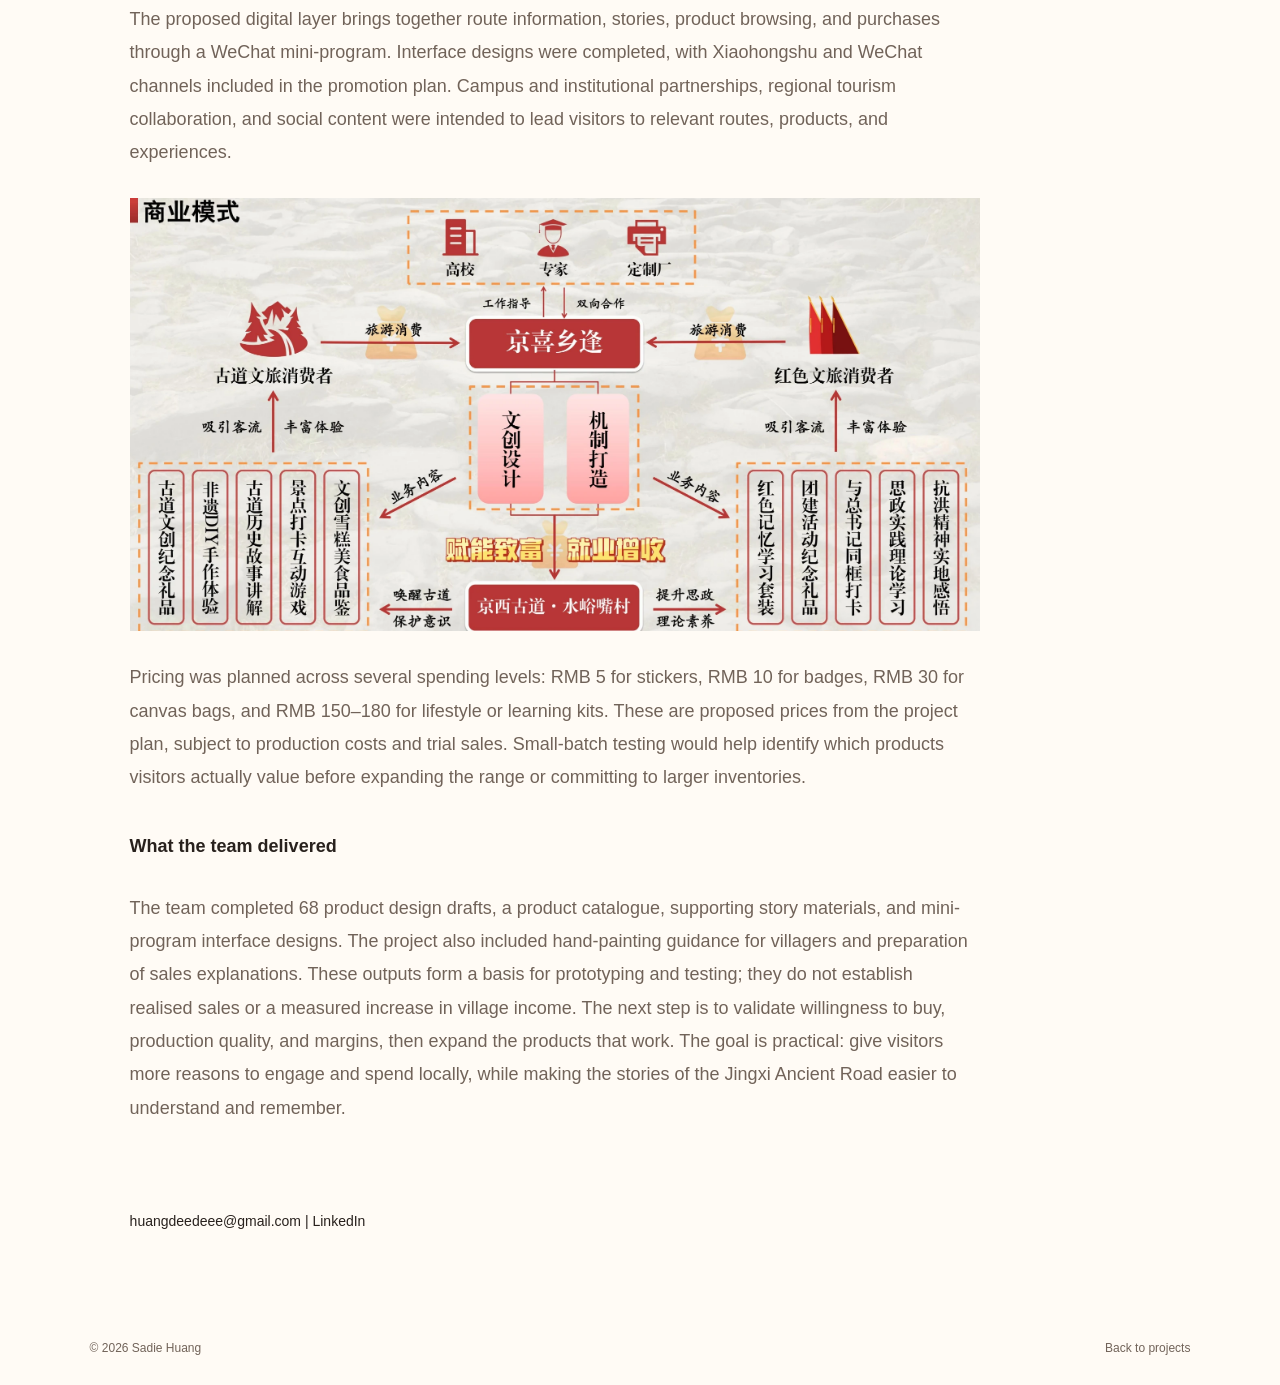
<file: projects/jingxi/index.html>
<!doctype html><html lang="en"><head><meta charset="UTF-8"><meta name="viewport" content="width=device-width,initial-scale=1"><meta name="description" content="Jingxi Encounters: Cultural Tourism Business Development — Sadie Huang"><title>Jingxi Encounters: Cultural Tourism Business Development — Sadie Huang</title><script>try{document.documentElement.dataset.theme=localStorage.getItem('sadie-theme')||(matchMedia('(prefers-color-scheme: dark)').matches?'dark':'light');document.documentElement.lang=localStorage.getItem('sadie-language')||'en'}catch(e){document.documentElement.dataset.theme=matchMedia('(prefers-color-scheme: dark)').matches?'dark':'light'}</script><link rel="stylesheet" href="../../style.css?v=jingxi-20261111-3"></head><body data-project="jingxi"><header><a class="brand" href="../../">Sadie H<span>.</span></a><nav id="nav"><a href="../../#about" data-detail-i="about">About</a><a href="../../#education" data-detail-i="education">Education</a><a href="../../#work" data-detail-i="projects">Projects</a><a href="../../#experience" data-detail-i="experience">Experience</a></nav><div class="utilities"><button id="language" aria-label="Switch language">中</button><button id="theme" aria-label="Switch color theme">◐</button><button id="menu" aria-controls="nav" aria-expanded="false" aria-label="Menu">☰</button></div></header><main class="project-detail"><a class="back-link" href="../../#work" data-detail-i="back">Back to projects</a><p id="project-category" class="eyebrow"></p><h1 id="project-title">Jingxi Encounters: Cultural Tourism Business Development</h1><div id="project-content" aria-live="polite"></div><div id="project-media"></div><section class="project-contact"><a href="mailto:huangdeedeee@gmail.com">huangdeedeee@gmail.com</a><span aria-hidden="true"> | </span><a href="https://www.linkedin.com/in/sadie-huang-341997337" target="_blank" rel="noopener noreferrer">LinkedIn</a></section></main><footer><span>© <span id="year"></span> Sadie Huang</span><a href="../../#work" data-detail-i="back">Back to projects</a></footer><dialog id="lightbox"><button id="close" aria-label="Close image">×</button><img id="full-image" alt=""><p id="image-caption"></p></dialog><script src="../../project.js?v=layout-20261112-26"></script></body></html>
</file>
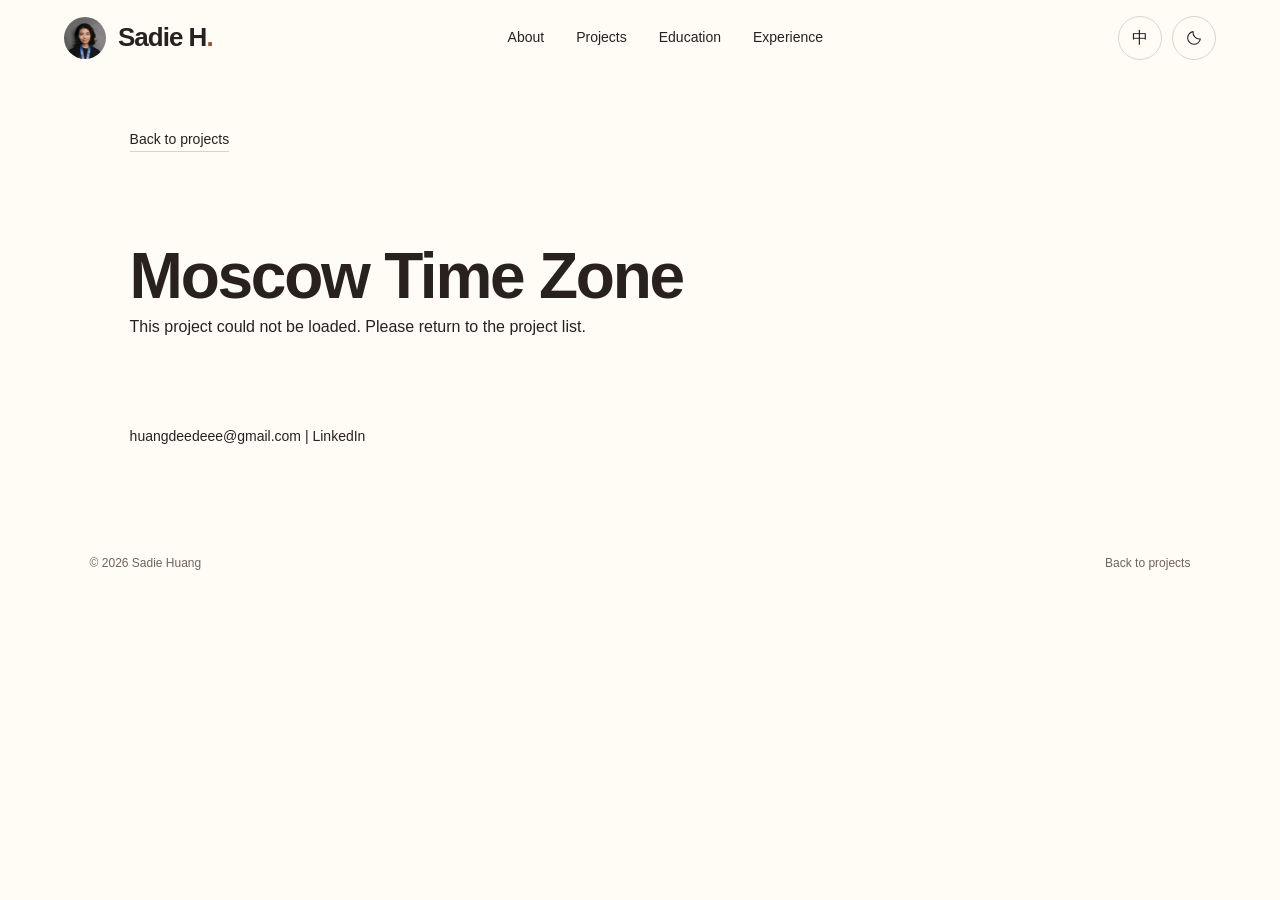
<file: projects/moscow/index.html>
<!doctype html><html lang="en"><head><meta charset="UTF-8"><meta name="viewport" content="width=device-width,initial-scale=1"><meta name="description" content="Moscow Time Zone — Sadie Huang"><title>Moscow Time Zone — Sadie Huang</title><script>try{document.documentElement.dataset.theme=localStorage.getItem('sadie-theme')||(matchMedia('(prefers-color-scheme: dark)').matches?'dark':'light');document.documentElement.lang=localStorage.getItem('sadie-language')||'en'}catch(e){document.documentElement.dataset.theme=matchMedia('(prefers-color-scheme: dark)').matches?'dark':'light'}</script><link rel="stylesheet" href="../../style.css"></head><body data-project="moscow"><header><a class="brand" href="../../">Sadie H<span>.</span></a><nav id="nav"><a href="../../#about" data-detail-i="about">About</a><a href="../../#education" data-detail-i="education">Education</a><a href="../../#work" data-detail-i="projects">Projects</a><a href="../../#experience" data-detail-i="experience">Experience</a></nav><div class="utilities"><button id="language" aria-label="Switch language">中</button><button id="theme" aria-label="Switch color theme">◐</button><button id="menu" aria-controls="nav" aria-expanded="false" aria-label="Menu">☰</button></div></header><main class="project-detail"><a class="back-link" href="../../#work" data-detail-i="back">Back to projects</a><p id="project-category" class="eyebrow"></p><h1 id="project-title">Moscow Time Zone</h1><div id="project-content" aria-live="polite"></div><div id="project-media"></div><section class="project-contact"><a href="mailto:huangdeedeee@gmail.com">huangdeedeee@gmail.com</a><span aria-hidden="true"> | </span><a href="https://www.linkedin.com/in/sadie-huang-341997337" target="_blank" rel="noopener noreferrer">LinkedIn</a></section></main><footer><span>© <span id="year"></span> Sadie Huang</span><a href="../../#work" data-detail-i="back">Back to projects</a></footer><dialog id="lightbox"><button id="close" aria-label="Close image">×</button><img id="full-image" alt=""><p id="image-caption"></p></dialog><script src="../../project.js"></script></body></html>
</file>
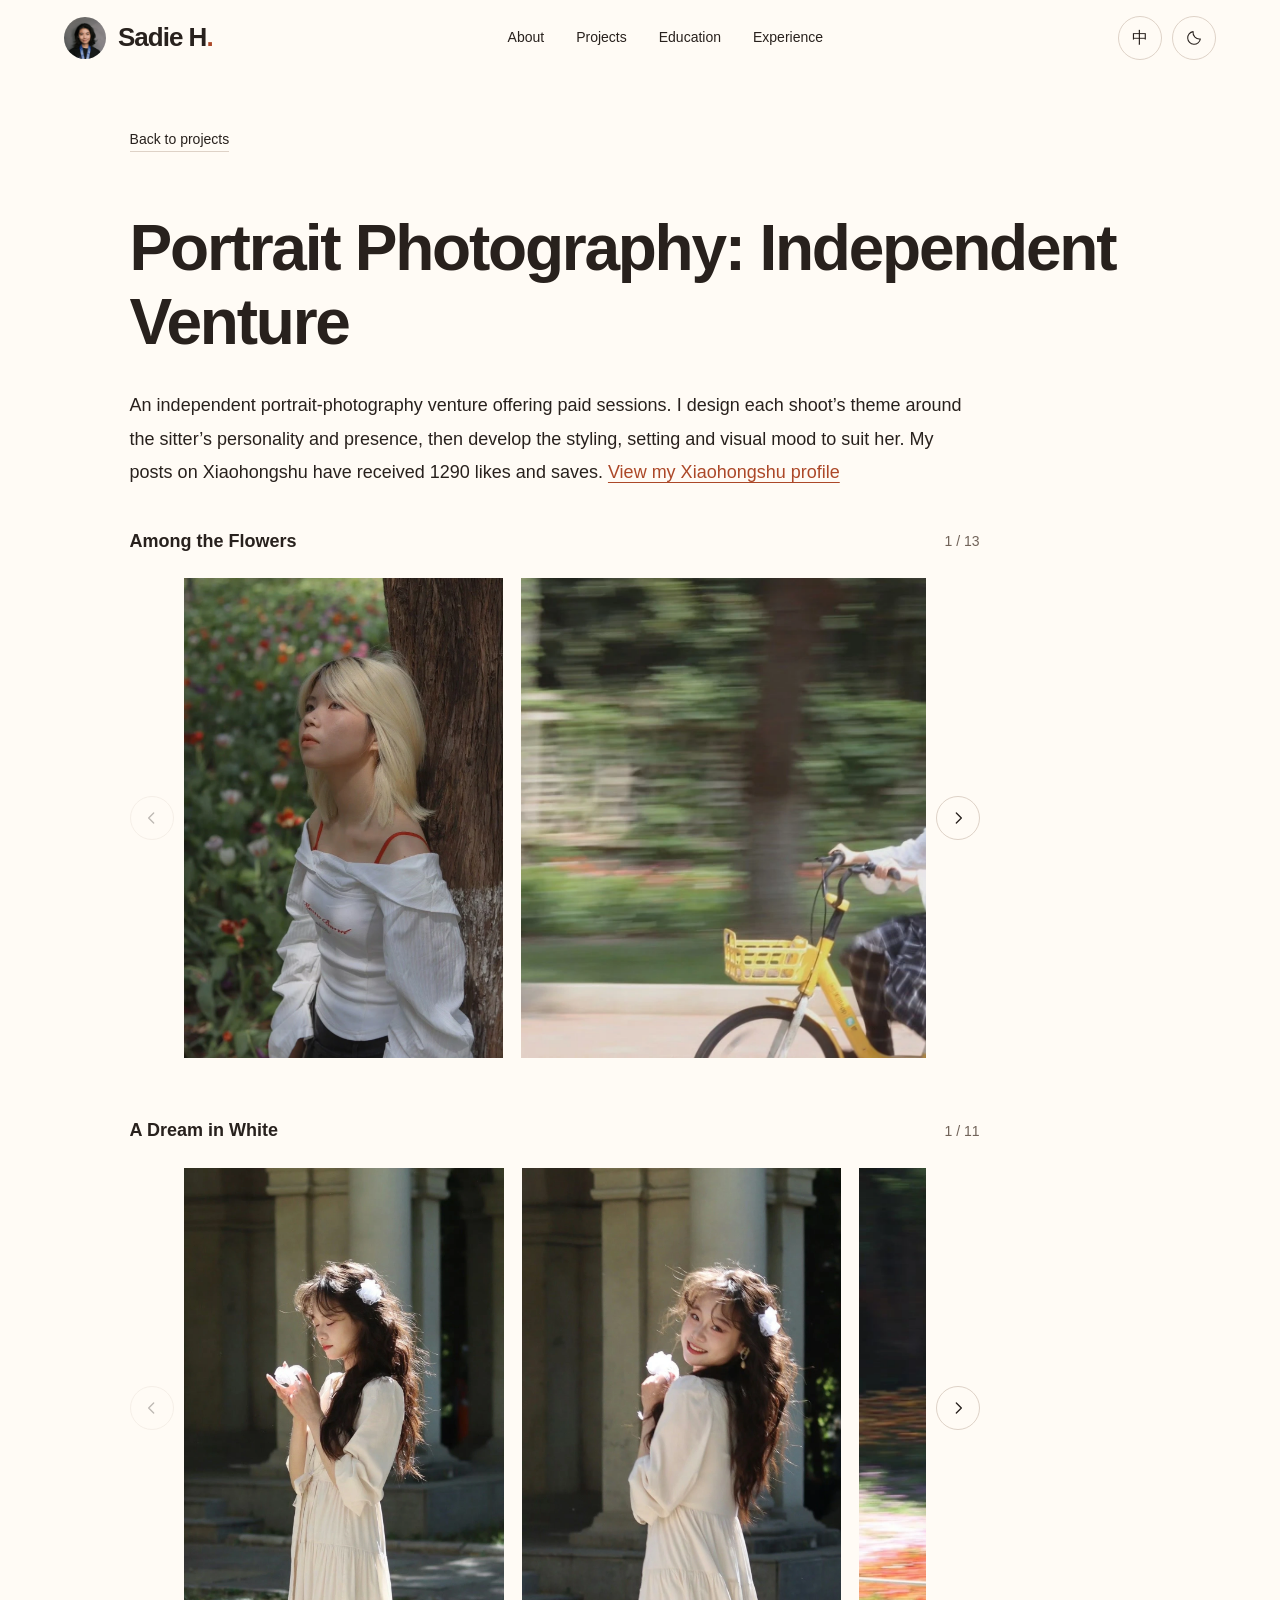
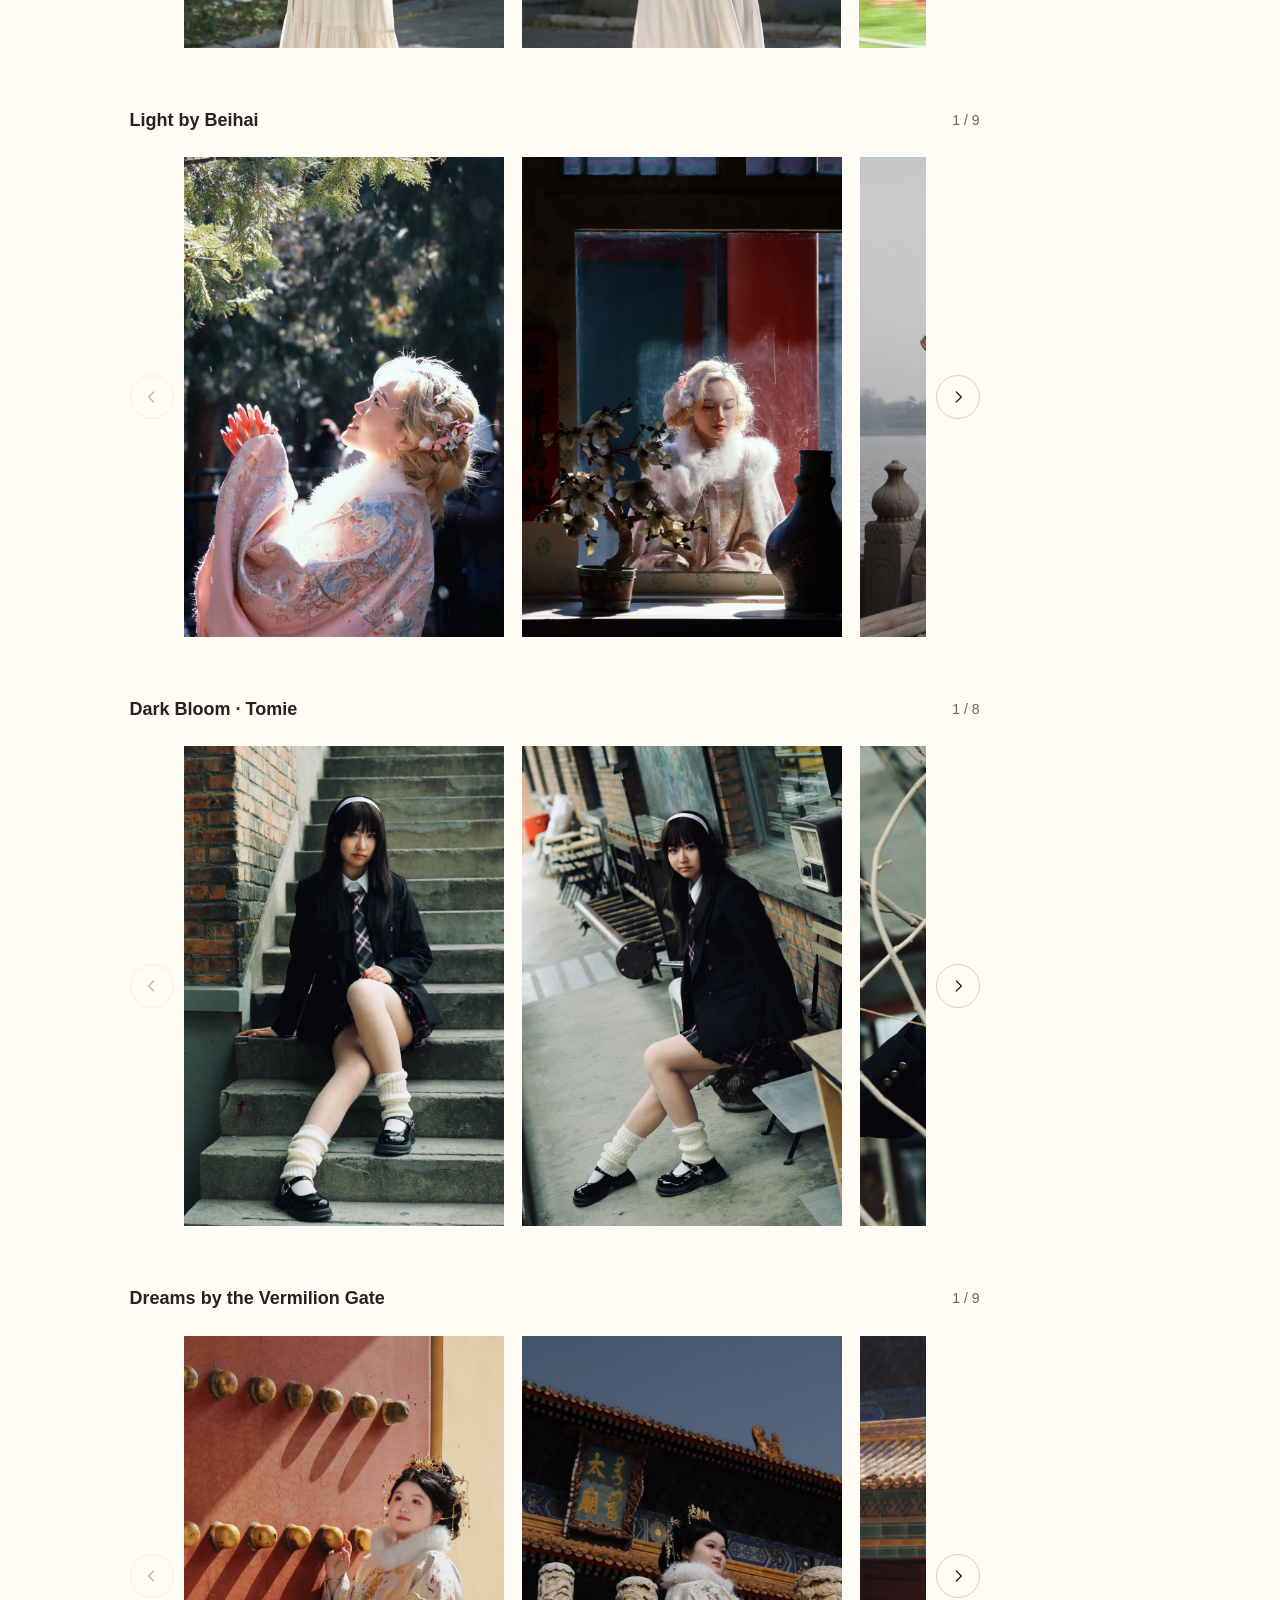
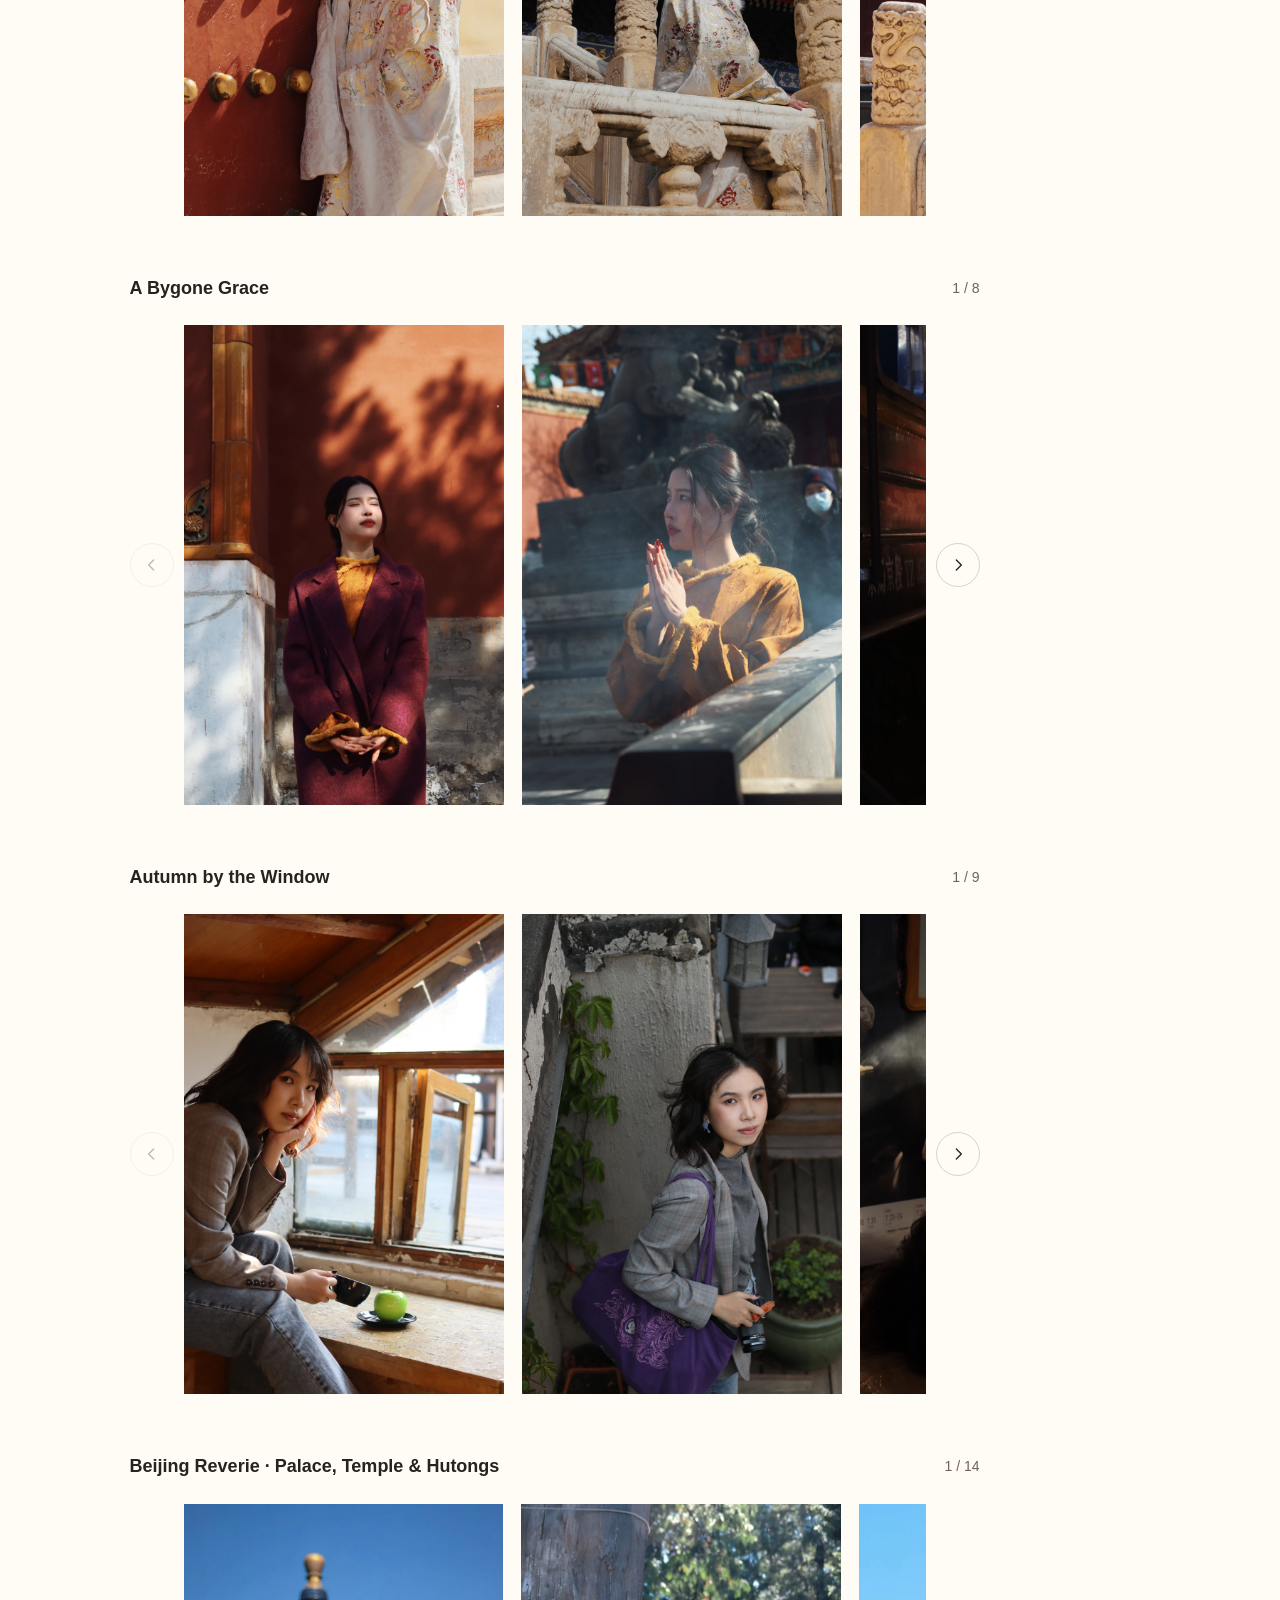
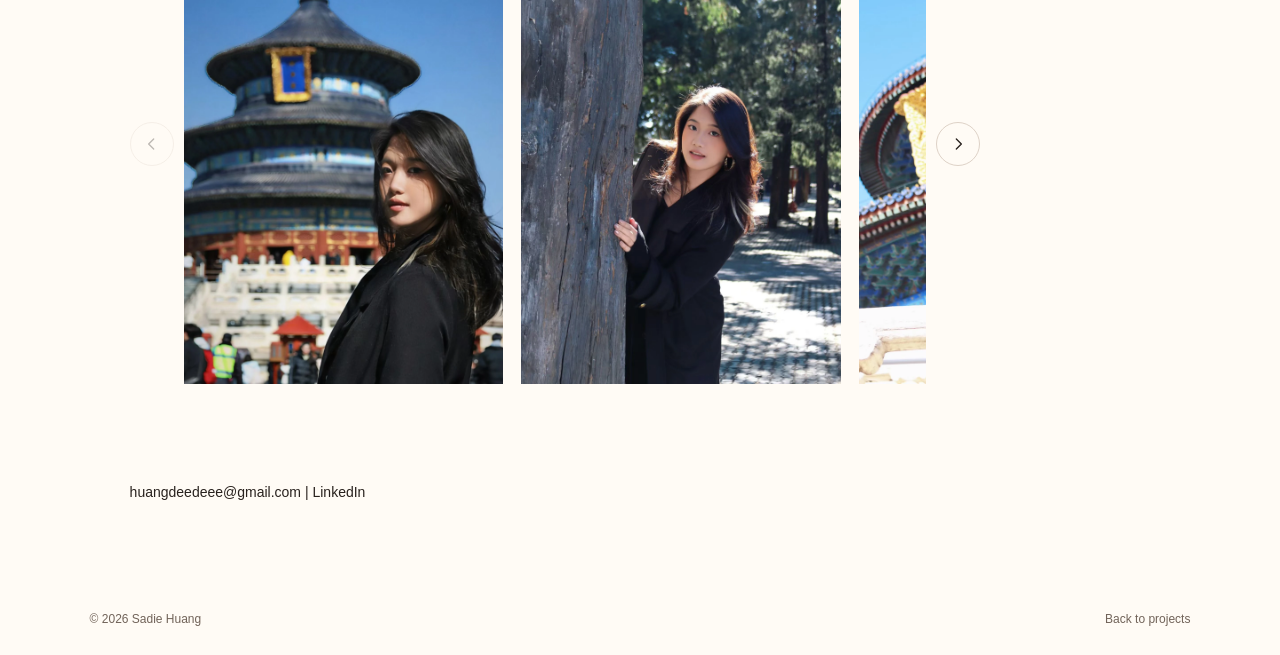
<file: projects/portraits/index.html>
<!doctype html><html lang="en"><head><meta charset="UTF-8"><meta name="viewport" content="width=device-width,initial-scale=1"><meta name="description" content="Portrait Photography: Independent Venture — Sadie Huang"><title>Portrait Photography: Independent Venture — Sadie Huang</title><script>try{document.documentElement.dataset.theme=localStorage.getItem('sadie-theme')||(matchMedia('(prefers-color-scheme: dark)').matches?'dark':'light');document.documentElement.lang=localStorage.getItem('sadie-language')||'en'}catch(e){document.documentElement.dataset.theme=matchMedia('(prefers-color-scheme: dark)').matches?'dark':'light'}</script><link rel="stylesheet" href="../../style.css"></head><body data-project="portraits"><header><a class="brand" href="../../">Sadie H<span>.</span></a><nav id="nav"><a href="../../#about" data-detail-i="about">About</a><a href="../../#education" data-detail-i="education">Education</a><a href="../../#work" data-detail-i="projects">Projects</a><a href="../../#experience" data-detail-i="experience">Experience</a></nav><div class="utilities"><button id="language" aria-label="Switch language">中</button><button id="theme" aria-label="Switch color theme">◐</button><button id="menu" aria-controls="nav" aria-expanded="false" aria-label="Menu">☰</button></div></header><main class="project-detail"><a class="back-link" href="../../#work" data-detail-i="back">Back to projects</a><p id="project-category" class="eyebrow"></p><h1 id="project-title">Portrait Photography: Independent Venture</h1><div id="project-content" aria-live="polite"></div><div id="project-media"></div><section class="project-contact"><a href="mailto:huangdeedeee@gmail.com">huangdeedeee@gmail.com</a><span aria-hidden="true"> | </span><a href="https://www.linkedin.com/in/sadie-huang-341997337" target="_blank" rel="noopener noreferrer">LinkedIn</a></section></main><footer><span>© <span id="year"></span> Sadie Huang</span><a href="../../#work" data-detail-i="back">Back to projects</a></footer><dialog id="lightbox"><button id="close" aria-label="Close image">×</button><img id="full-image" alt=""><p id="image-caption"></p></dialog><script src="../../project.js?v=controls-20261112-8"></script></body></html>
</file>
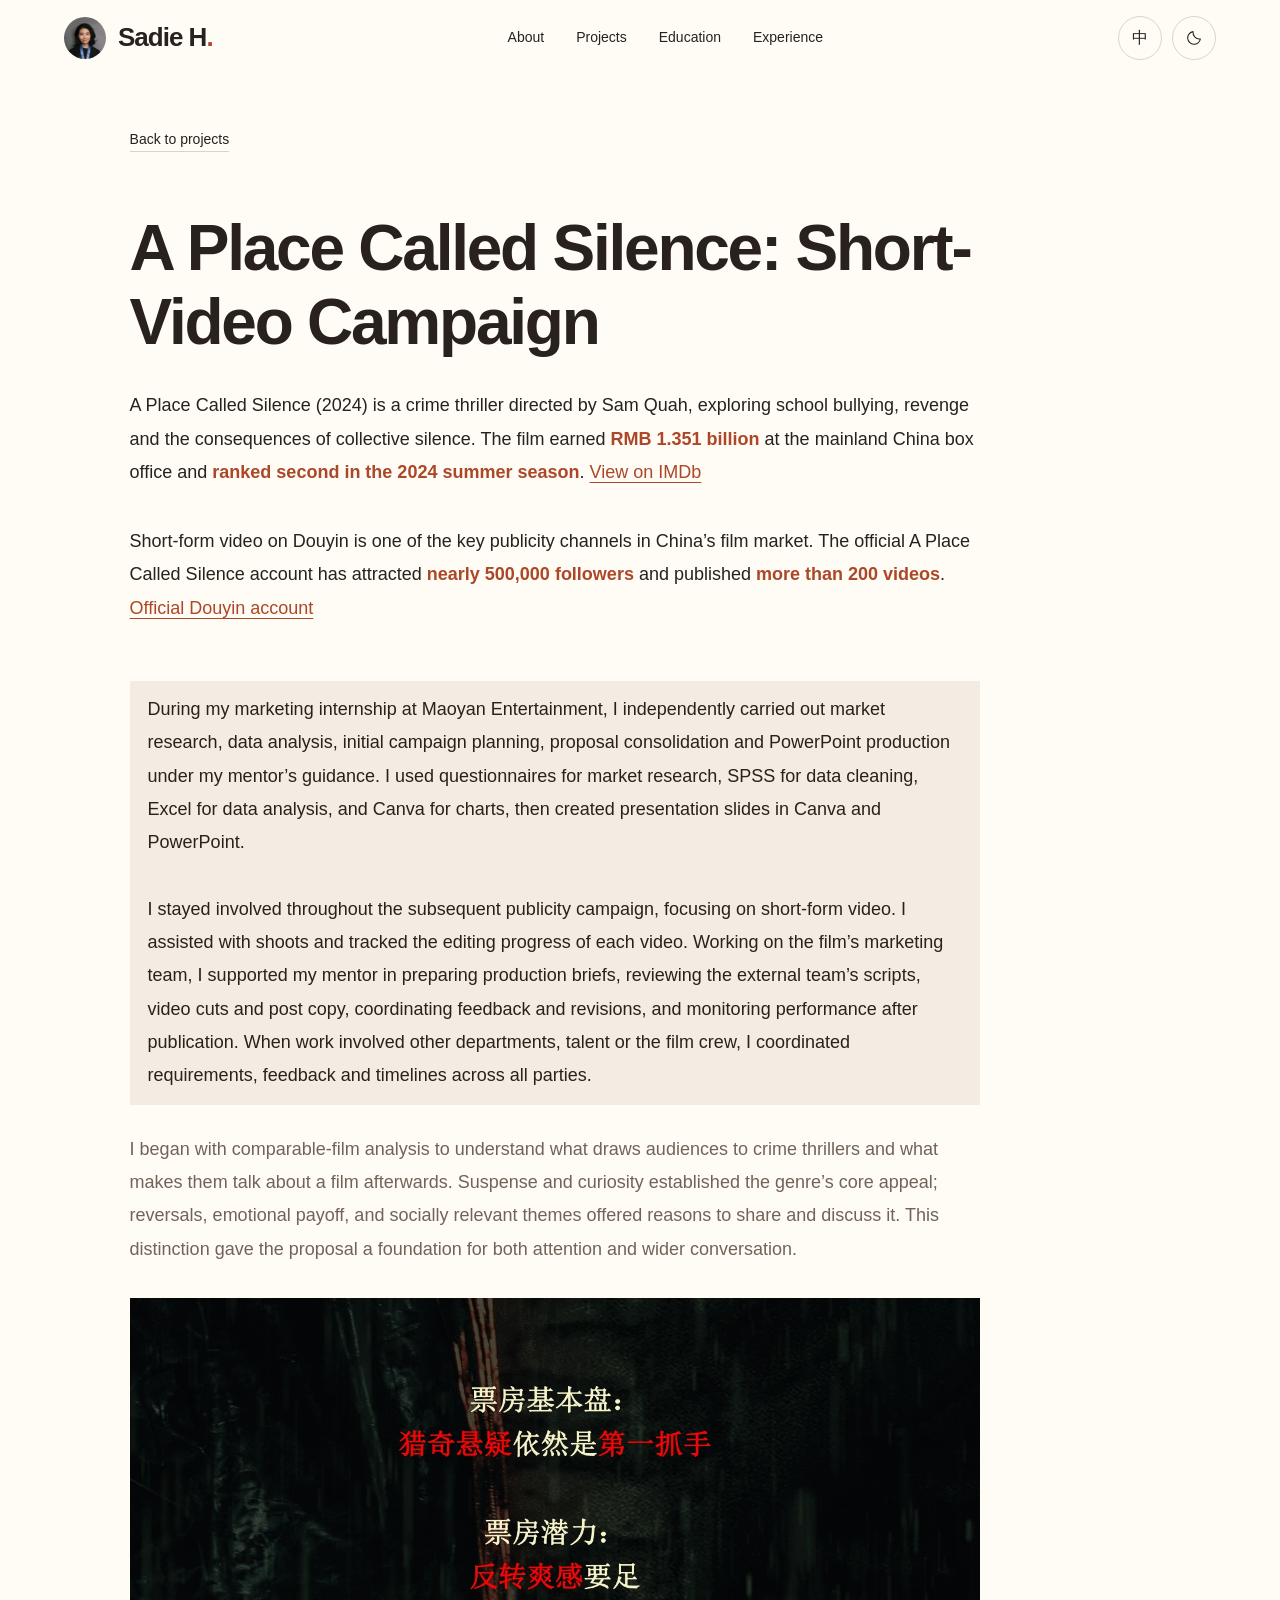
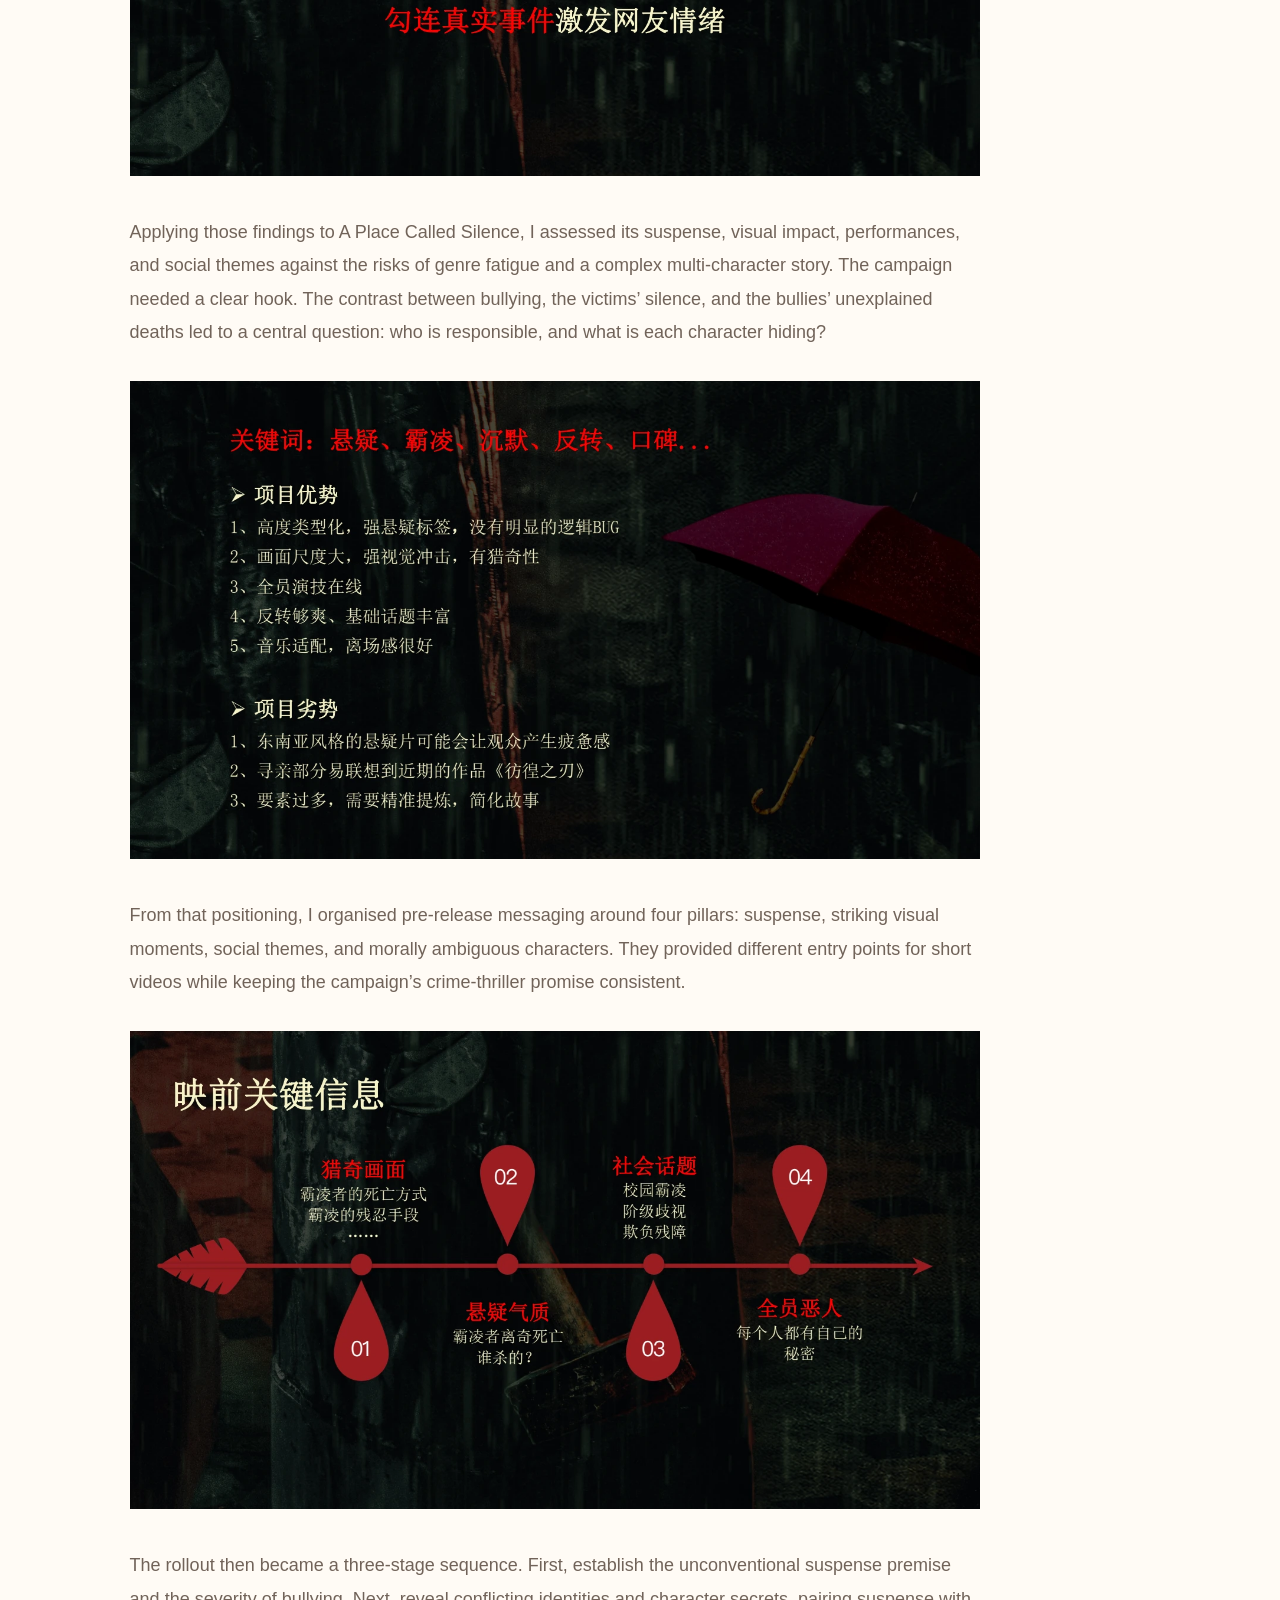
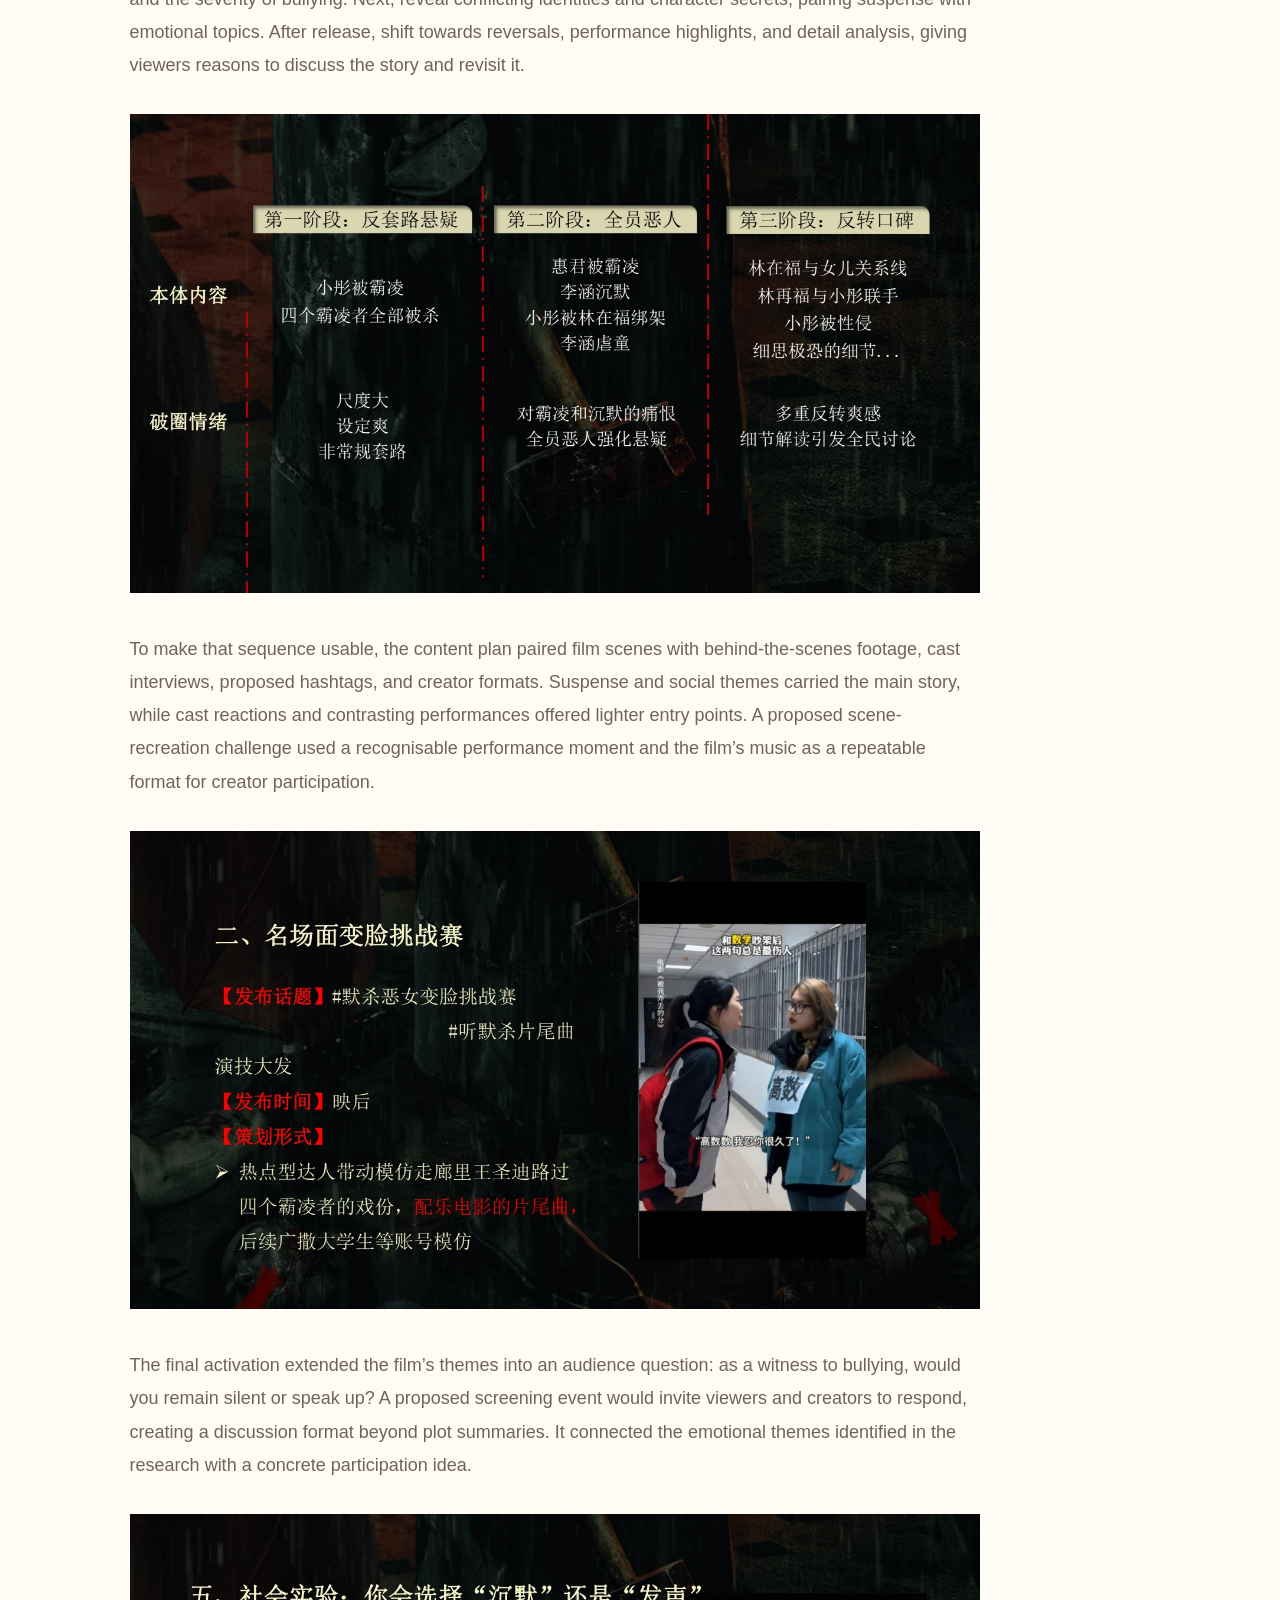
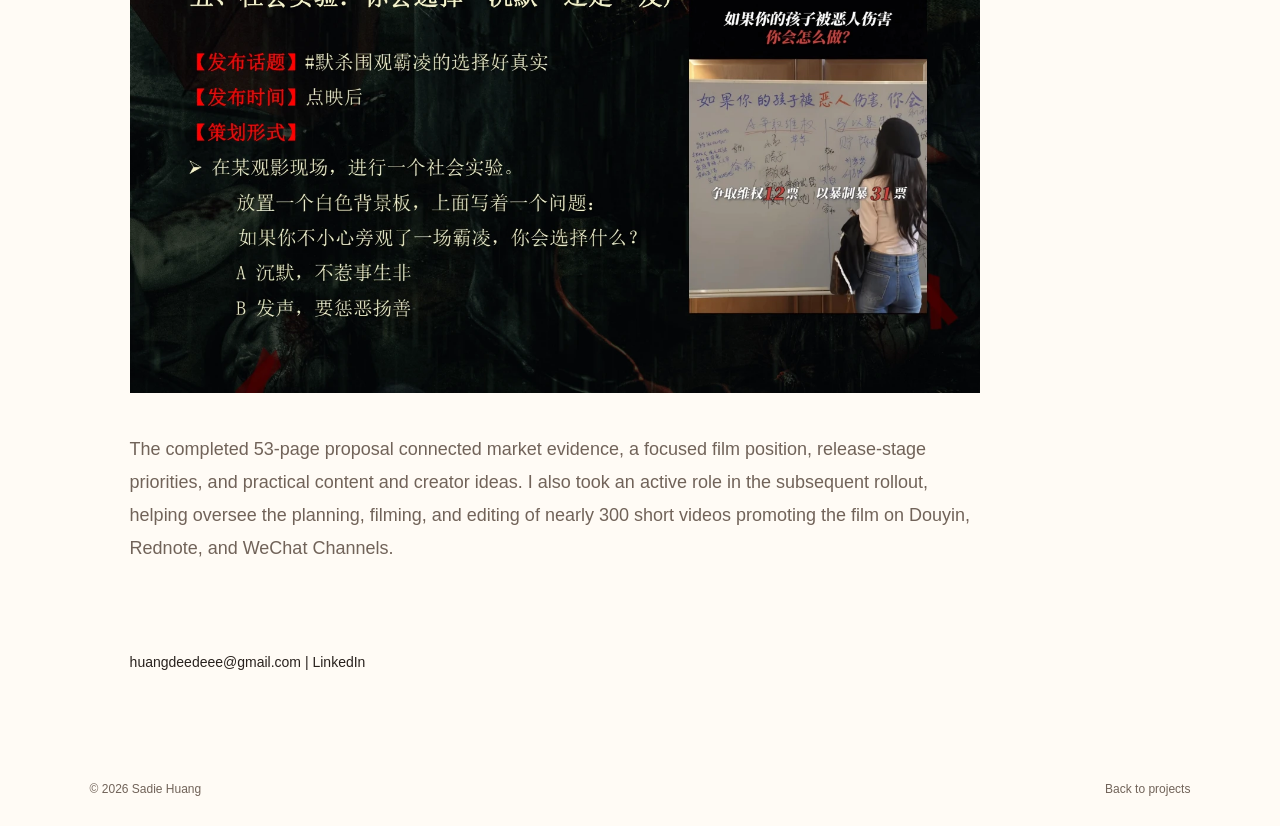
<file: projects/silent/index.html>
<!doctype html><html lang="en"><head><meta charset="UTF-8"><meta name="viewport" content="width=device-width,initial-scale=1"><meta name="description" content="A Place Called Silence: Short-Video Campaign — Sadie Huang"><title>A Place Called Silence: Short-Video Campaign — Sadie Huang</title><script>try{document.documentElement.dataset.theme=localStorage.getItem('sadie-theme')||(matchMedia('(prefers-color-scheme: dark)').matches?'dark':'light');document.documentElement.lang=localStorage.getItem('sadie-language')||'en'}catch(e){document.documentElement.dataset.theme=matchMedia('(prefers-color-scheme: dark)').matches?'dark':'light'}</script><link rel="stylesheet" href="../../style.css"></head><body data-project="silent"><header><a class="brand" href="../../">Sadie H<span>.</span></a><nav id="nav"><a href="../../#about" data-detail-i="about">About</a><a href="../../#education" data-detail-i="education">Education</a><a href="../../#work" data-detail-i="projects">Projects</a><a href="../../#experience" data-detail-i="experience">Experience</a></nav><div class="utilities"><button id="language" aria-label="Switch language">中</button><button id="theme" aria-label="Switch color theme">◐</button><button id="menu" aria-controls="nav" aria-expanded="false" aria-label="Menu">☰</button></div></header><main class="project-detail"><a class="back-link" href="../../#work" data-detail-i="back">Back to projects</a><p id="project-category" class="eyebrow"></p><h1 id="project-title">A Place Called Silence: Short-Video Campaign</h1><div id="project-content" aria-live="polite"></div><div id="project-media"></div><section class="project-contact"><a href="mailto:huangdeedeee@gmail.com">huangdeedeee@gmail.com</a><span aria-hidden="true"> | </span><a href="https://www.linkedin.com/in/sadie-huang-341997337" target="_blank" rel="noopener noreferrer">LinkedIn</a></section></main><footer><span>© <span id="year"></span> Sadie Huang</span><a href="../../#work" data-detail-i="back">Back to projects</a></footer><dialog id="lightbox"><button id="close" aria-label="Close image">×</button><img id="full-image" alt=""><p id="image-caption"></p></dialog><script src="../../project.js?v=emphasis-20261112-36"></script></body></html>
</file>
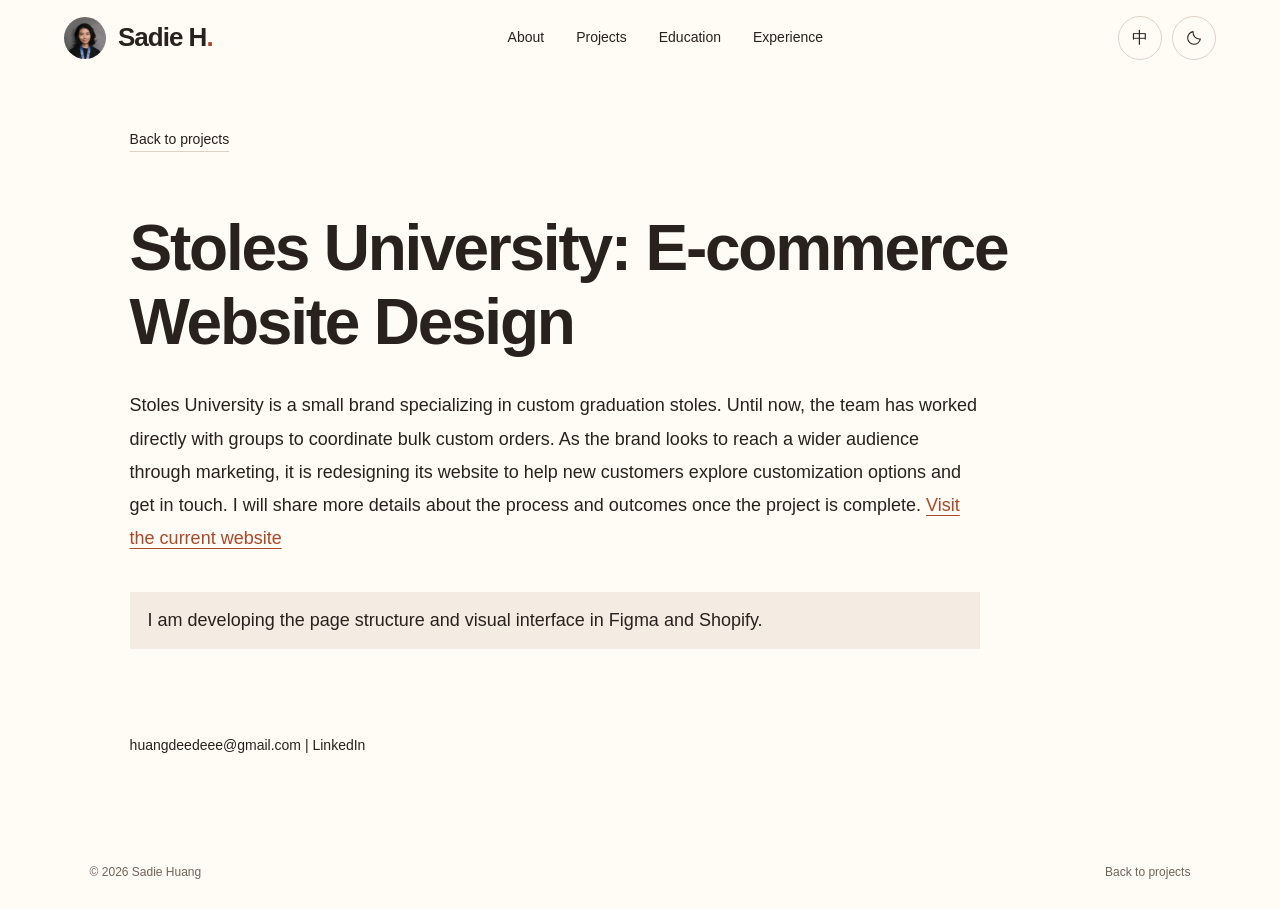
<file: projects/stoles/index.html>
<!doctype html><html lang="en"><head><meta charset="UTF-8"><meta name="viewport" content="width=device-width,initial-scale=1"><meta name="description" content="Stoles University e-commerce website design by Sadie Huang."><title>Stoles University: E-commerce Website Design — Sadie Huang</title><script>try{document.documentElement.dataset.theme=localStorage.getItem('sadie-theme')||(matchMedia('(prefers-color-scheme: dark)').matches?'dark':'light');document.documentElement.lang=localStorage.getItem('sadie-language')||'en'}catch(e){document.documentElement.dataset.theme=matchMedia('(prefers-color-scheme: dark)').matches?'dark':'light'}</script><link rel="stylesheet" href="../../style.css"></head><body data-project="stoles"><header><a class="brand" href="../../#home">Sadie H<span>.</span></a><nav id="nav"><a href="../../#about" data-detail-i="about">About</a><a href="../../#work" data-detail-i="projects">Projects</a><a href="../../#education" data-detail-i="education">Education</a><a href="../../#experience" data-detail-i="experience">Experience</a></nav><div class="utilities"><button id="language" aria-label="Switch language">中</button><button id="theme" aria-label="Switch color theme">◐</button><button id="menu" aria-controls="nav" aria-expanded="false" aria-label="Menu">☰</button></div></header><main class="project-detail"><a class="back-link" href="../../#work" data-detail-i="back">Back to projects</a><p id="project-category" class="eyebrow"></p><h1 id="project-title">Stoles University: E-commerce Website Design</h1><div id="project-content" aria-live="polite"></div><div id="project-media"></div><section class="project-contact"><a href="mailto:huangdeedeee@gmail.com">huangdeedeee@gmail.com</a><span aria-hidden="true"> | </span><a href="https://www.linkedin.com/in/sadie-huang-341997337" target="_blank" rel="noopener noreferrer">LinkedIn</a></section></main><footer><span>© <span id="year"></span> Sadie Huang</span><a href="../../#work" data-detail-i="back">Back to projects</a></footer><dialog id="lightbox"><button id="close" aria-label="Close image">×</button><img id="full-image" alt=""><p id="image-caption"></p></dialog><script src="../../project.js?v=links-20261112-27"></script></body></html>
</file>
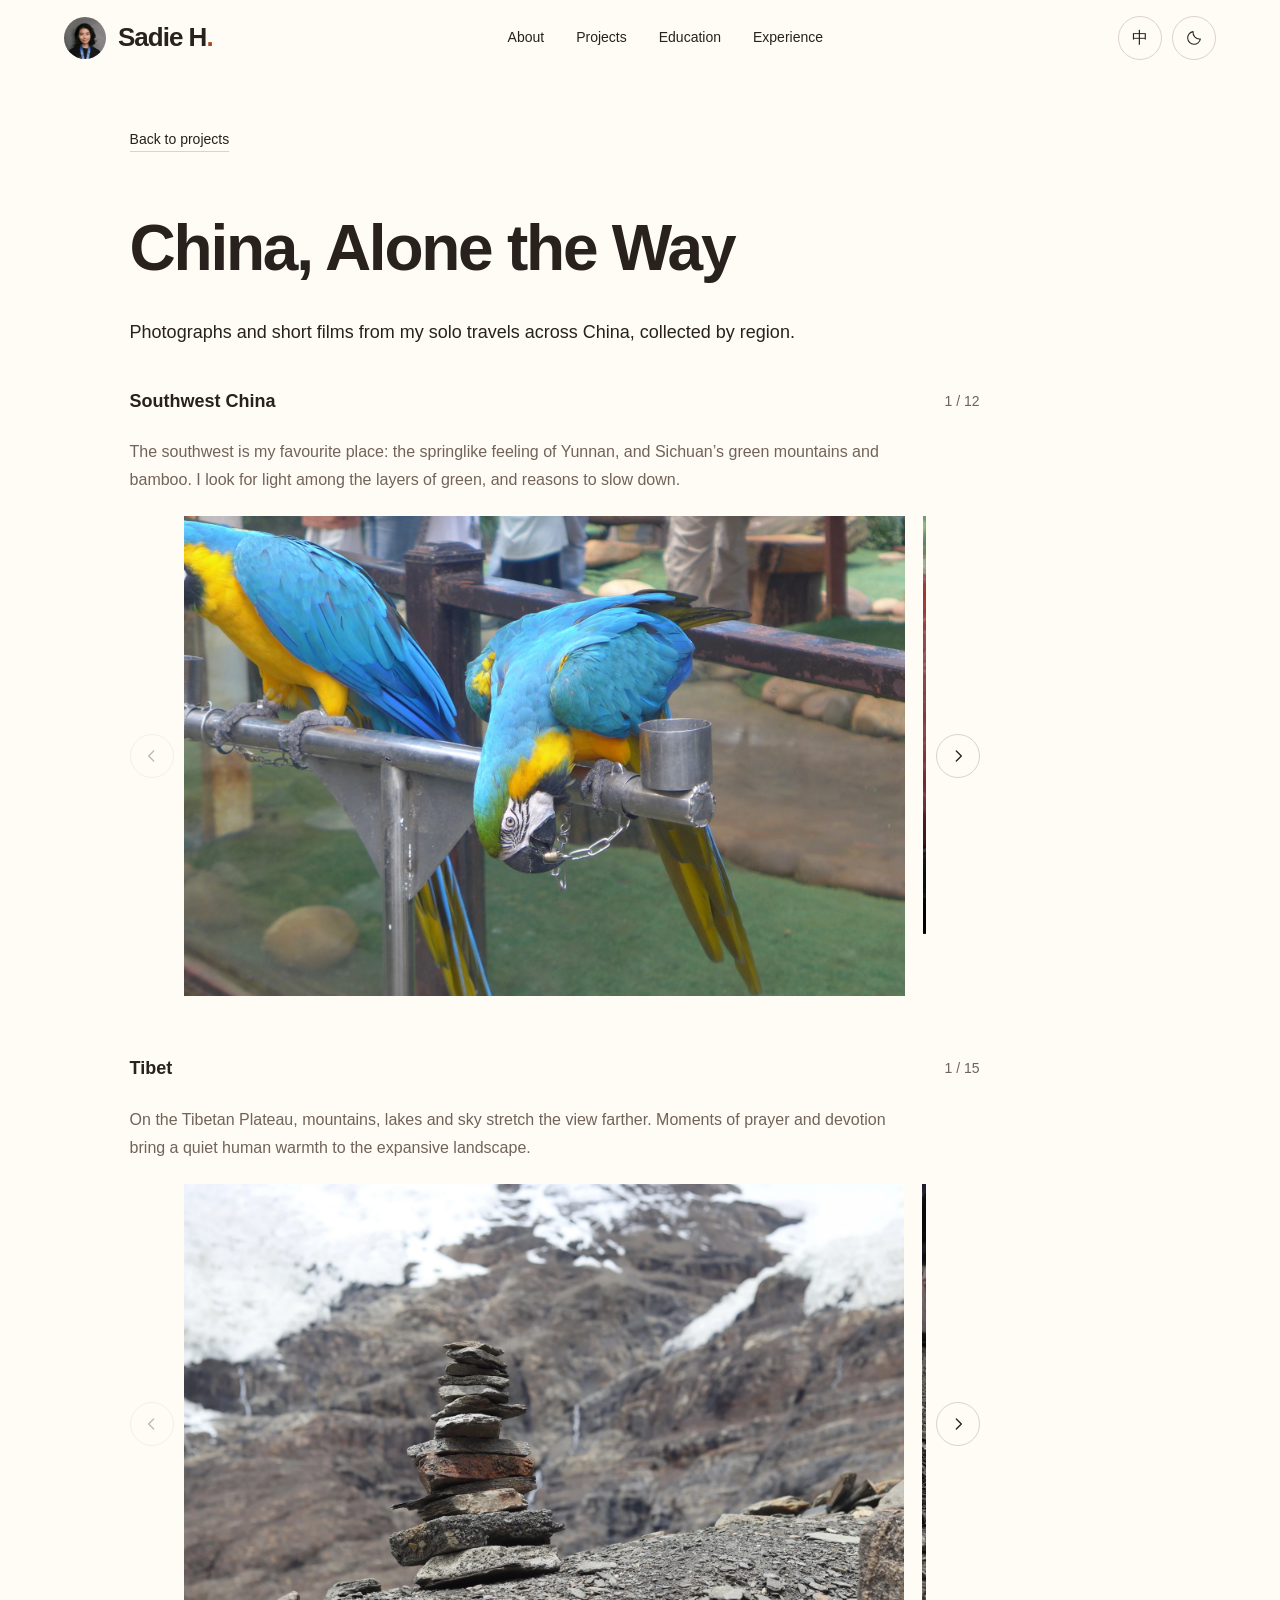
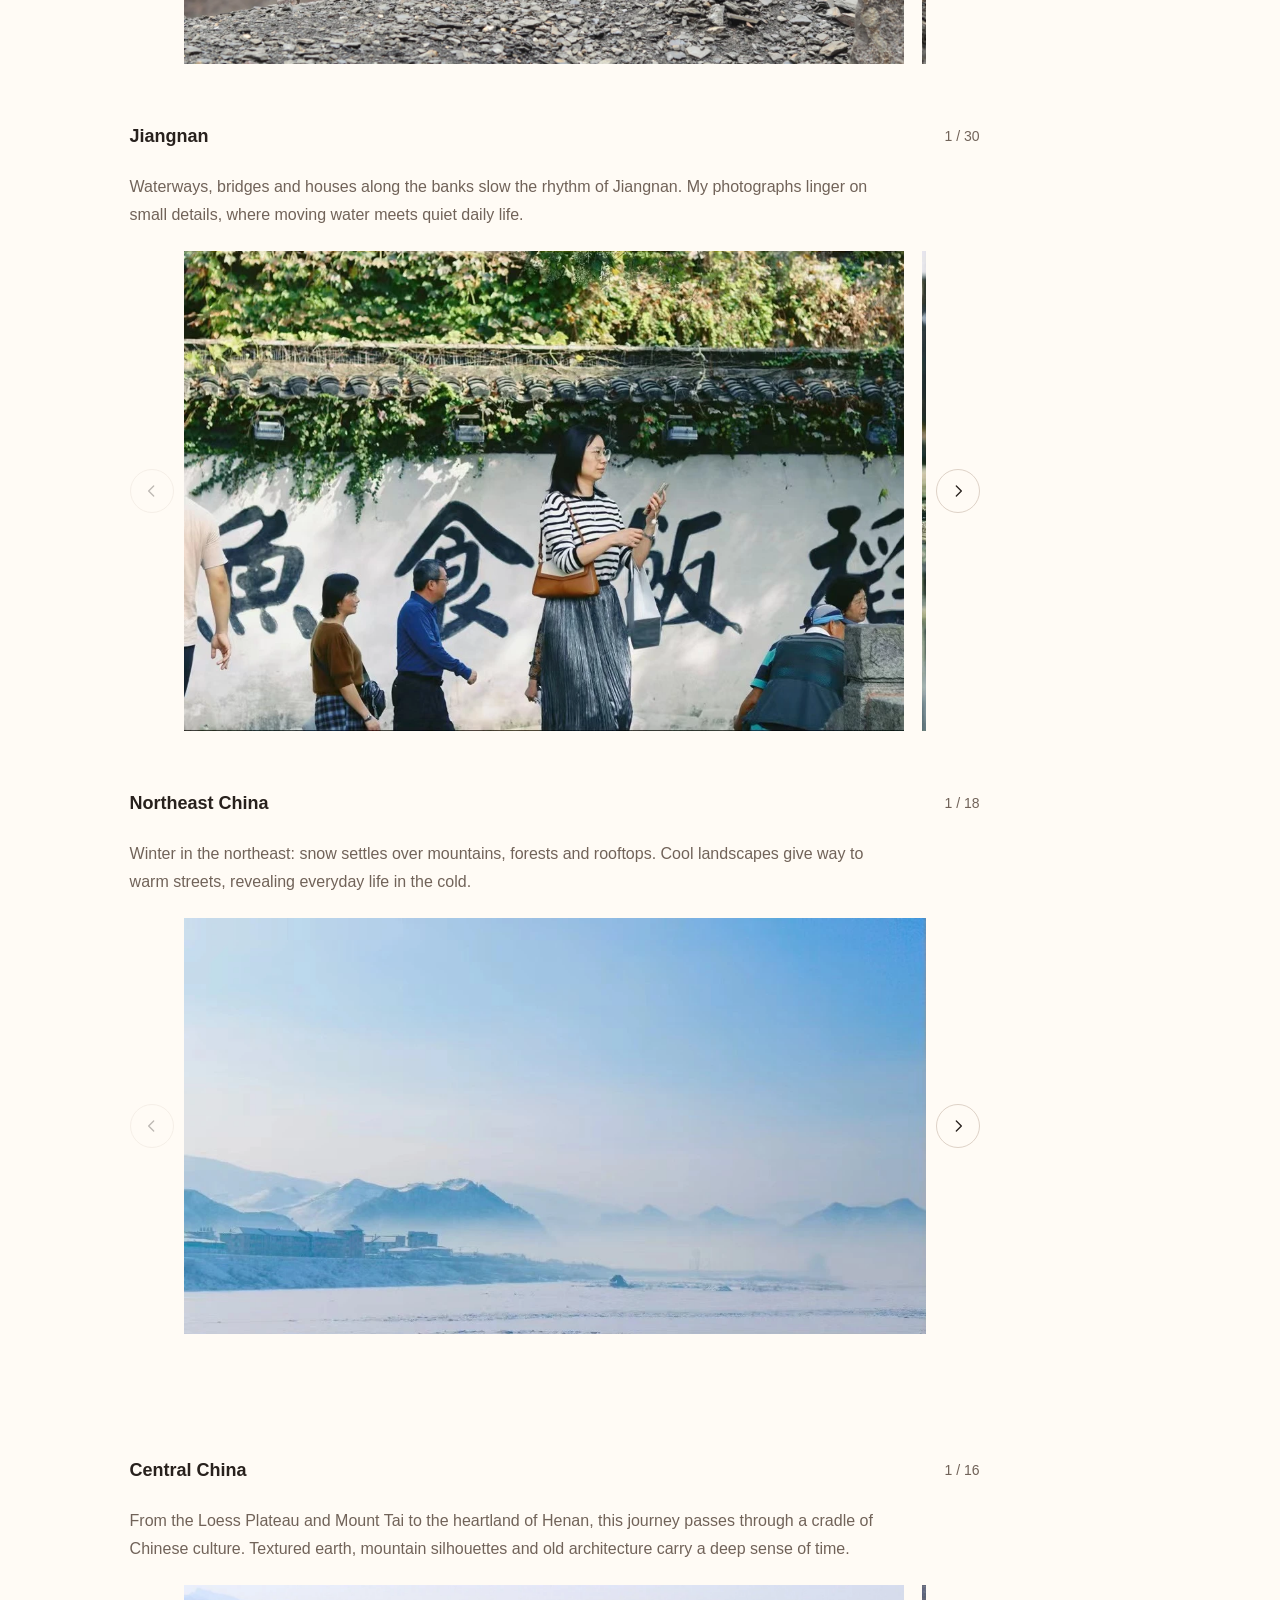
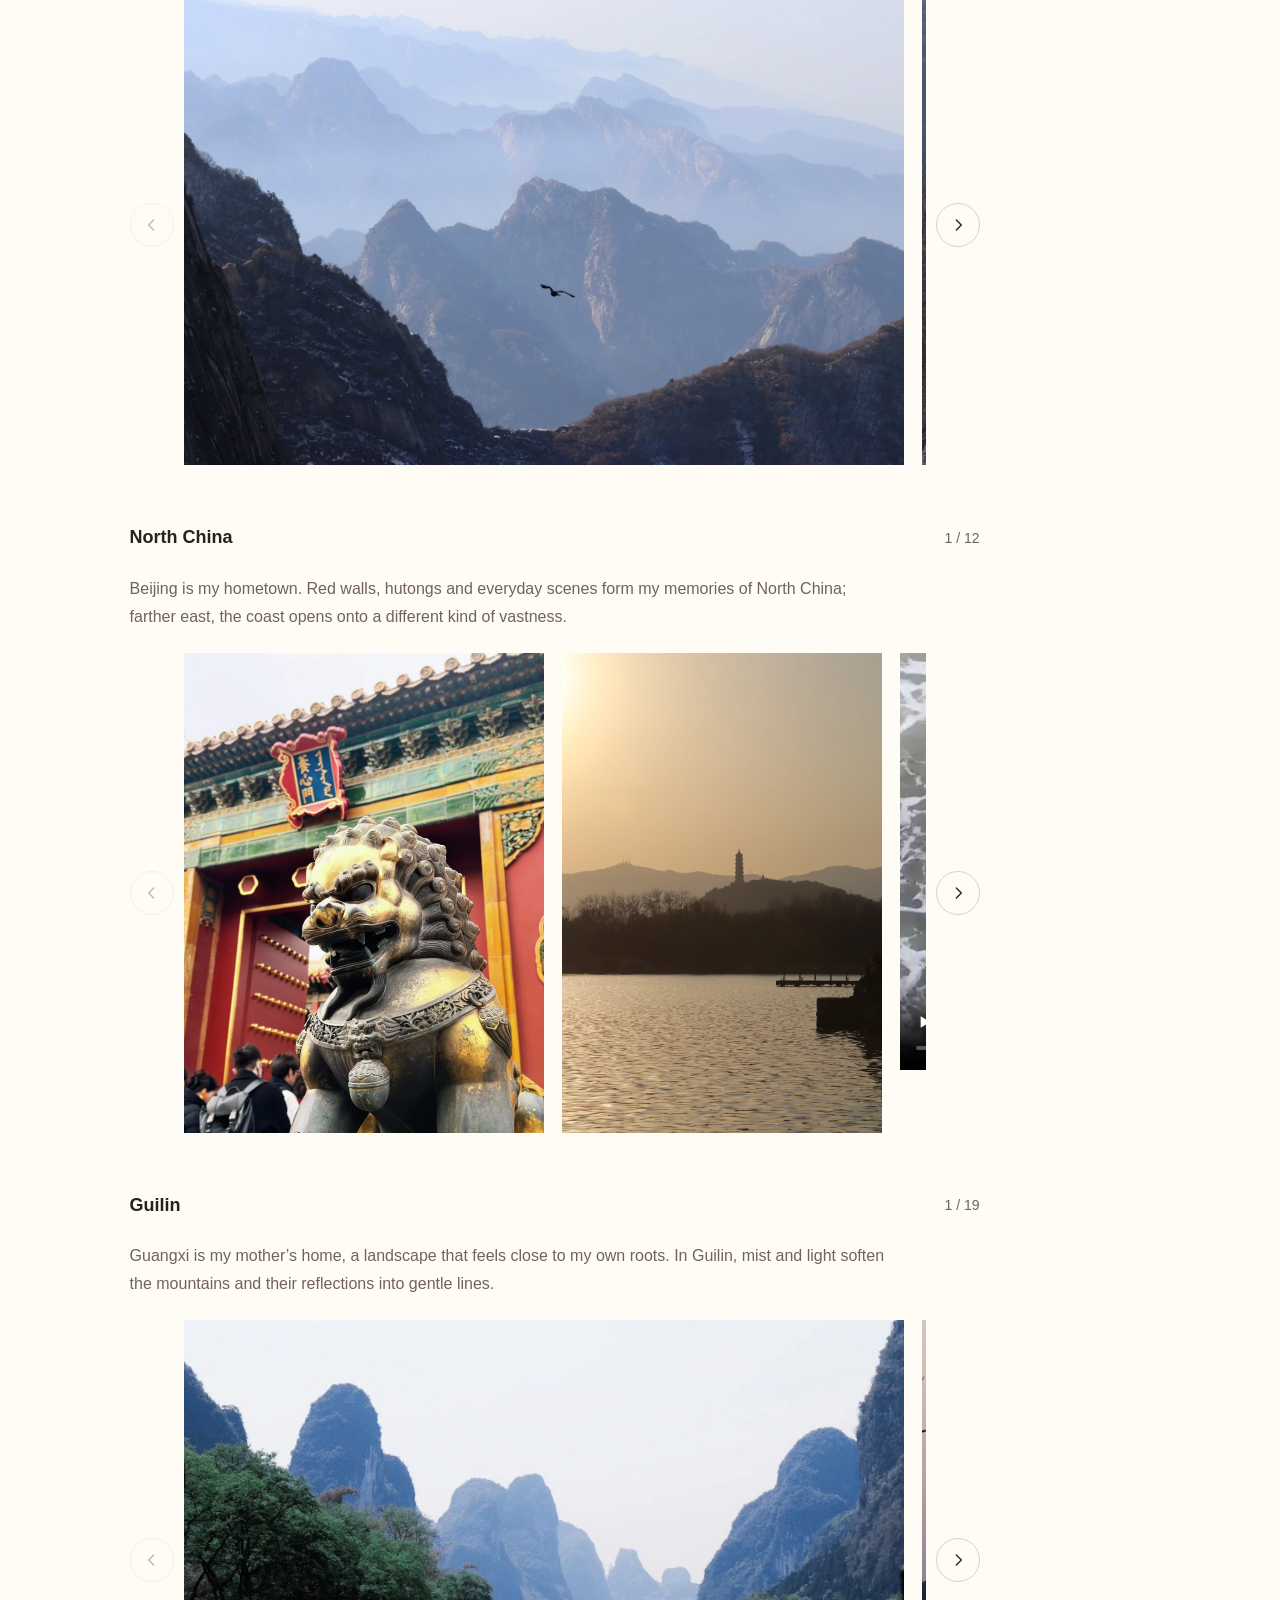
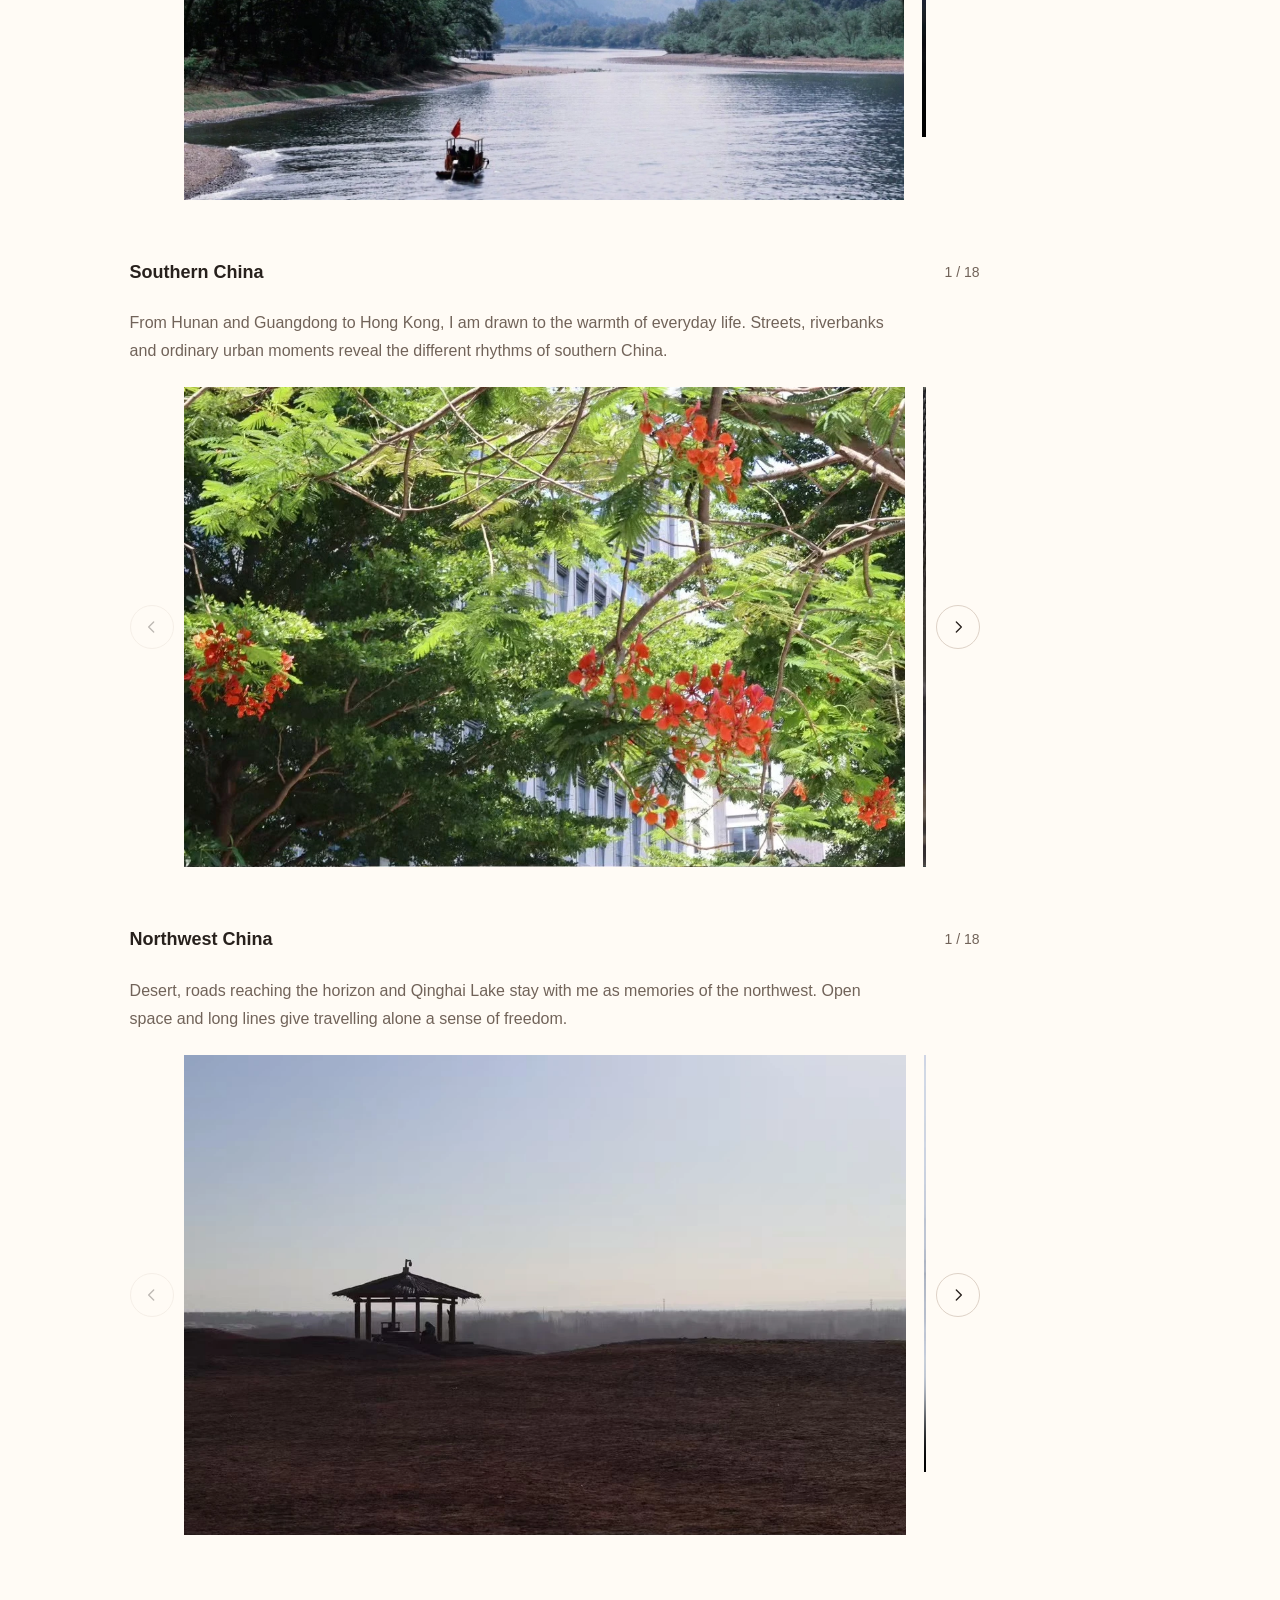
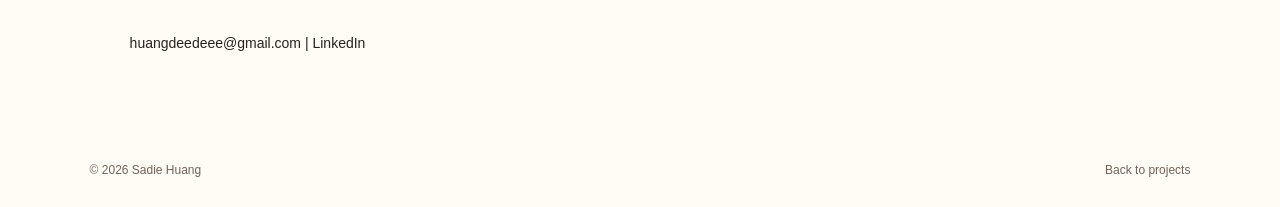
<file: projects/travel/index.html>
<!doctype html><html lang="en"><head><meta charset="UTF-8"><meta name="viewport" content="width=device-width,initial-scale=1"><meta name="description" content="China, Alone the Way — Sadie Huang"><title>China, Alone the Way — Sadie Huang</title><script>try{document.documentElement.dataset.theme=localStorage.getItem('sadie-theme')||(matchMedia('(prefers-color-scheme: dark)').matches?'dark':'light');document.documentElement.lang=localStorage.getItem('sadie-language')||'en'}catch(e){document.documentElement.dataset.theme=matchMedia('(prefers-color-scheme: dark)').matches?'dark':'light'}</script><link rel="stylesheet" href="../../style.css"></head><body data-project="travel"><header><a class="brand" href="../../">Sadie H<span>.</span></a><nav id="nav"><a href="../../#about" data-detail-i="about">About</a><a href="../../#education" data-detail-i="education">Education</a><a href="../../#work" data-detail-i="projects">Projects</a><a href="../../#experience" data-detail-i="experience">Experience</a></nav><div class="utilities"><button id="language" aria-label="Switch language">中</button><button id="theme" aria-label="Switch color theme">◐</button><button id="menu" aria-controls="nav" aria-expanded="false" aria-label="Menu">☰</button></div></header><main class="project-detail"><a class="back-link" href="../../#work" data-detail-i="back">Back to projects</a><p id="project-category" class="eyebrow"></p><h1 id="project-title">China, Alone the Way</h1><div id="project-content" aria-live="polite"></div><div id="project-media"></div><section class="project-contact"><a href="mailto:huangdeedeee@gmail.com">huangdeedeee@gmail.com</a><span aria-hidden="true"> | </span><a href="https://www.linkedin.com/in/sadie-huang-341997337" target="_blank" rel="noopener noreferrer">LinkedIn</a></section></main><footer><span>© <span id="year"></span> Sadie Huang</span><a href="../../#work" data-detail-i="back">Back to projects</a></footer><dialog id="lightbox"><button id="close" aria-label="Close image">×</button><img id="full-image" alt=""><p id="image-caption"></p></dialog><script src="../../project.js?v=controls-20261112-8"></script></body></html>
</file>
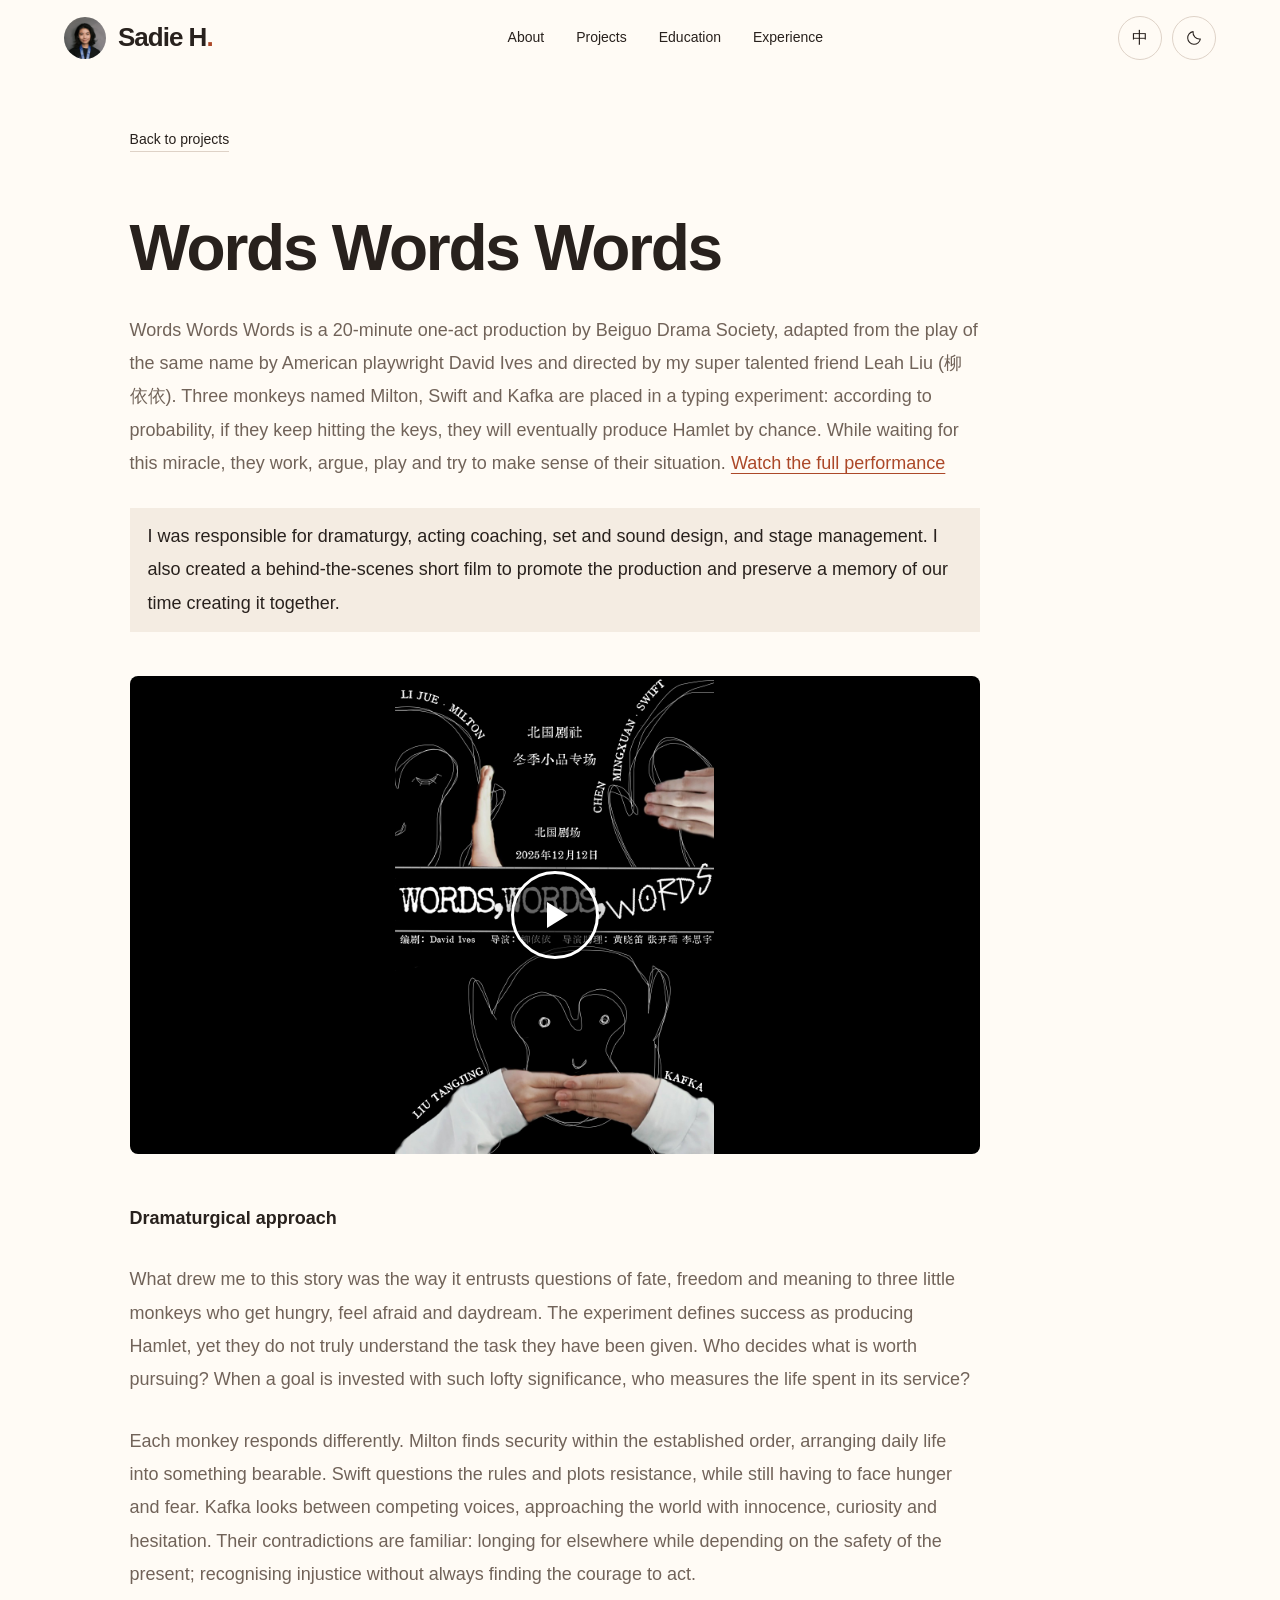
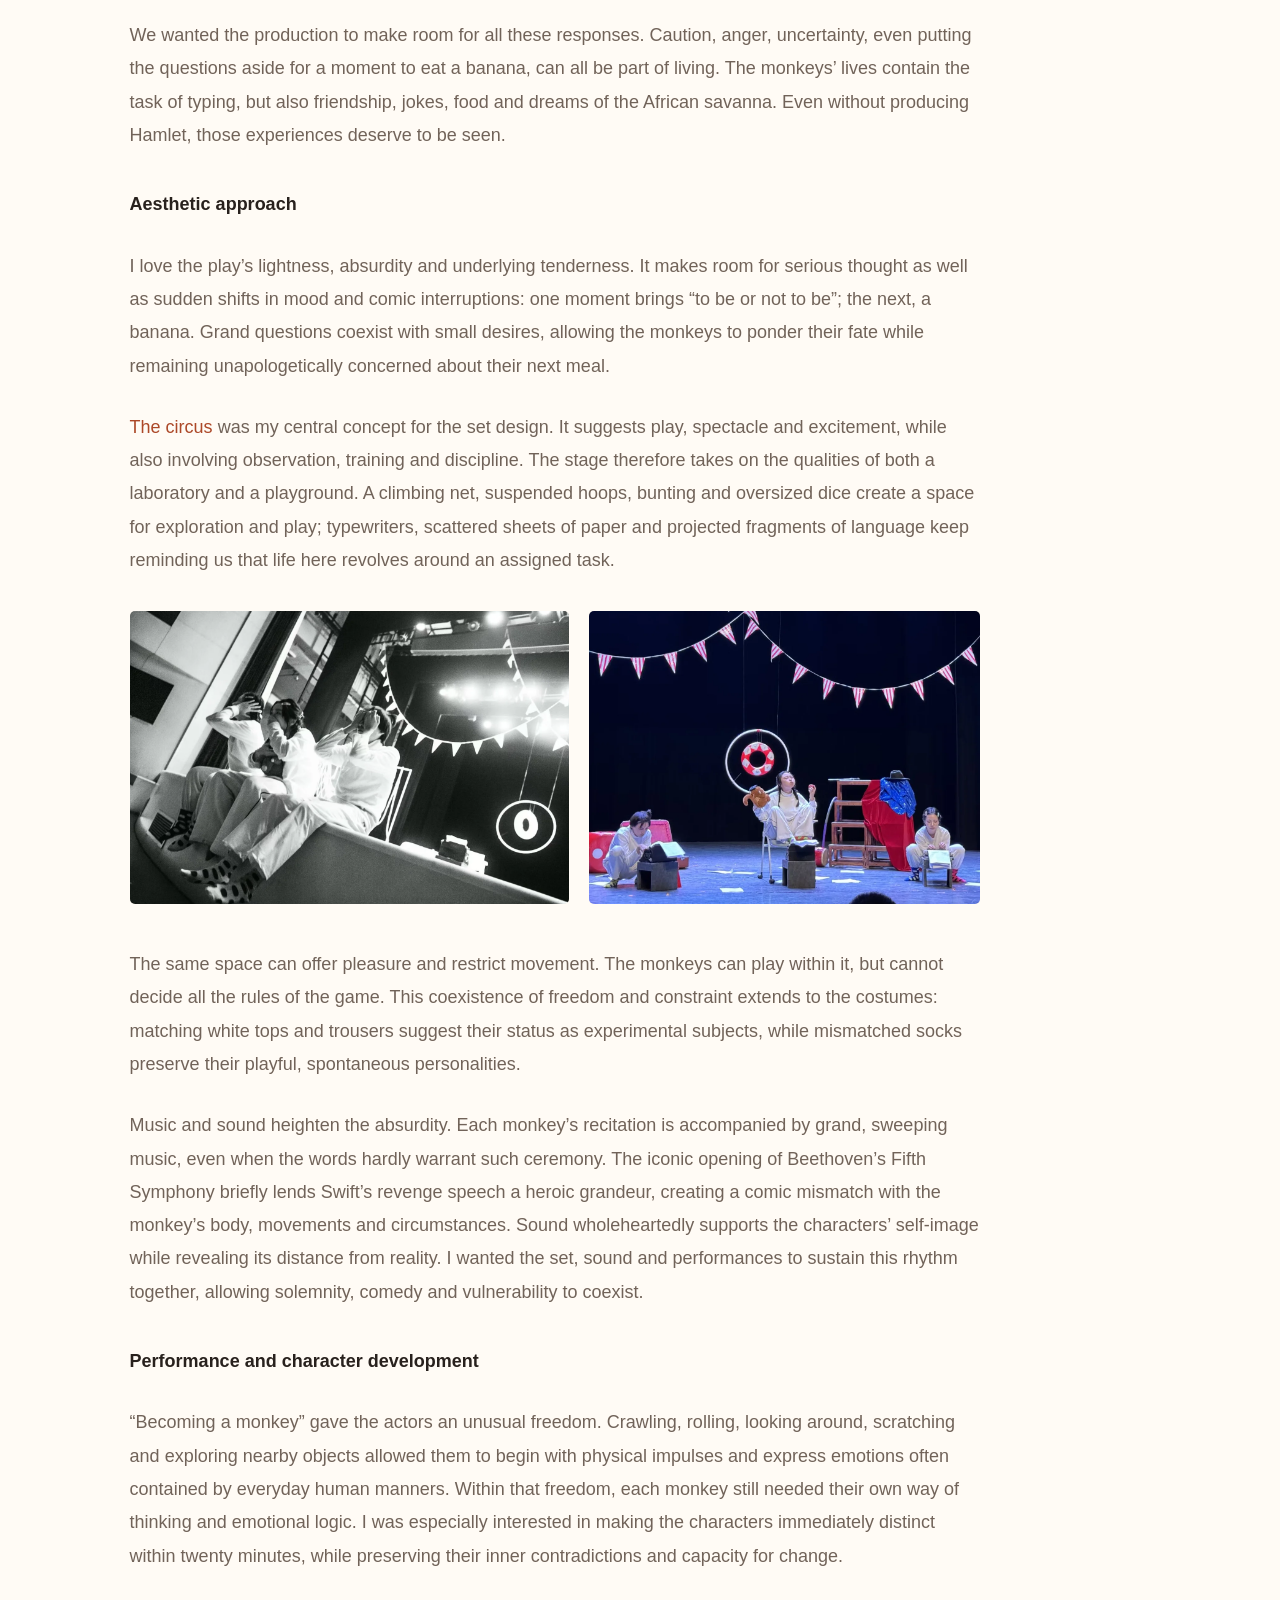
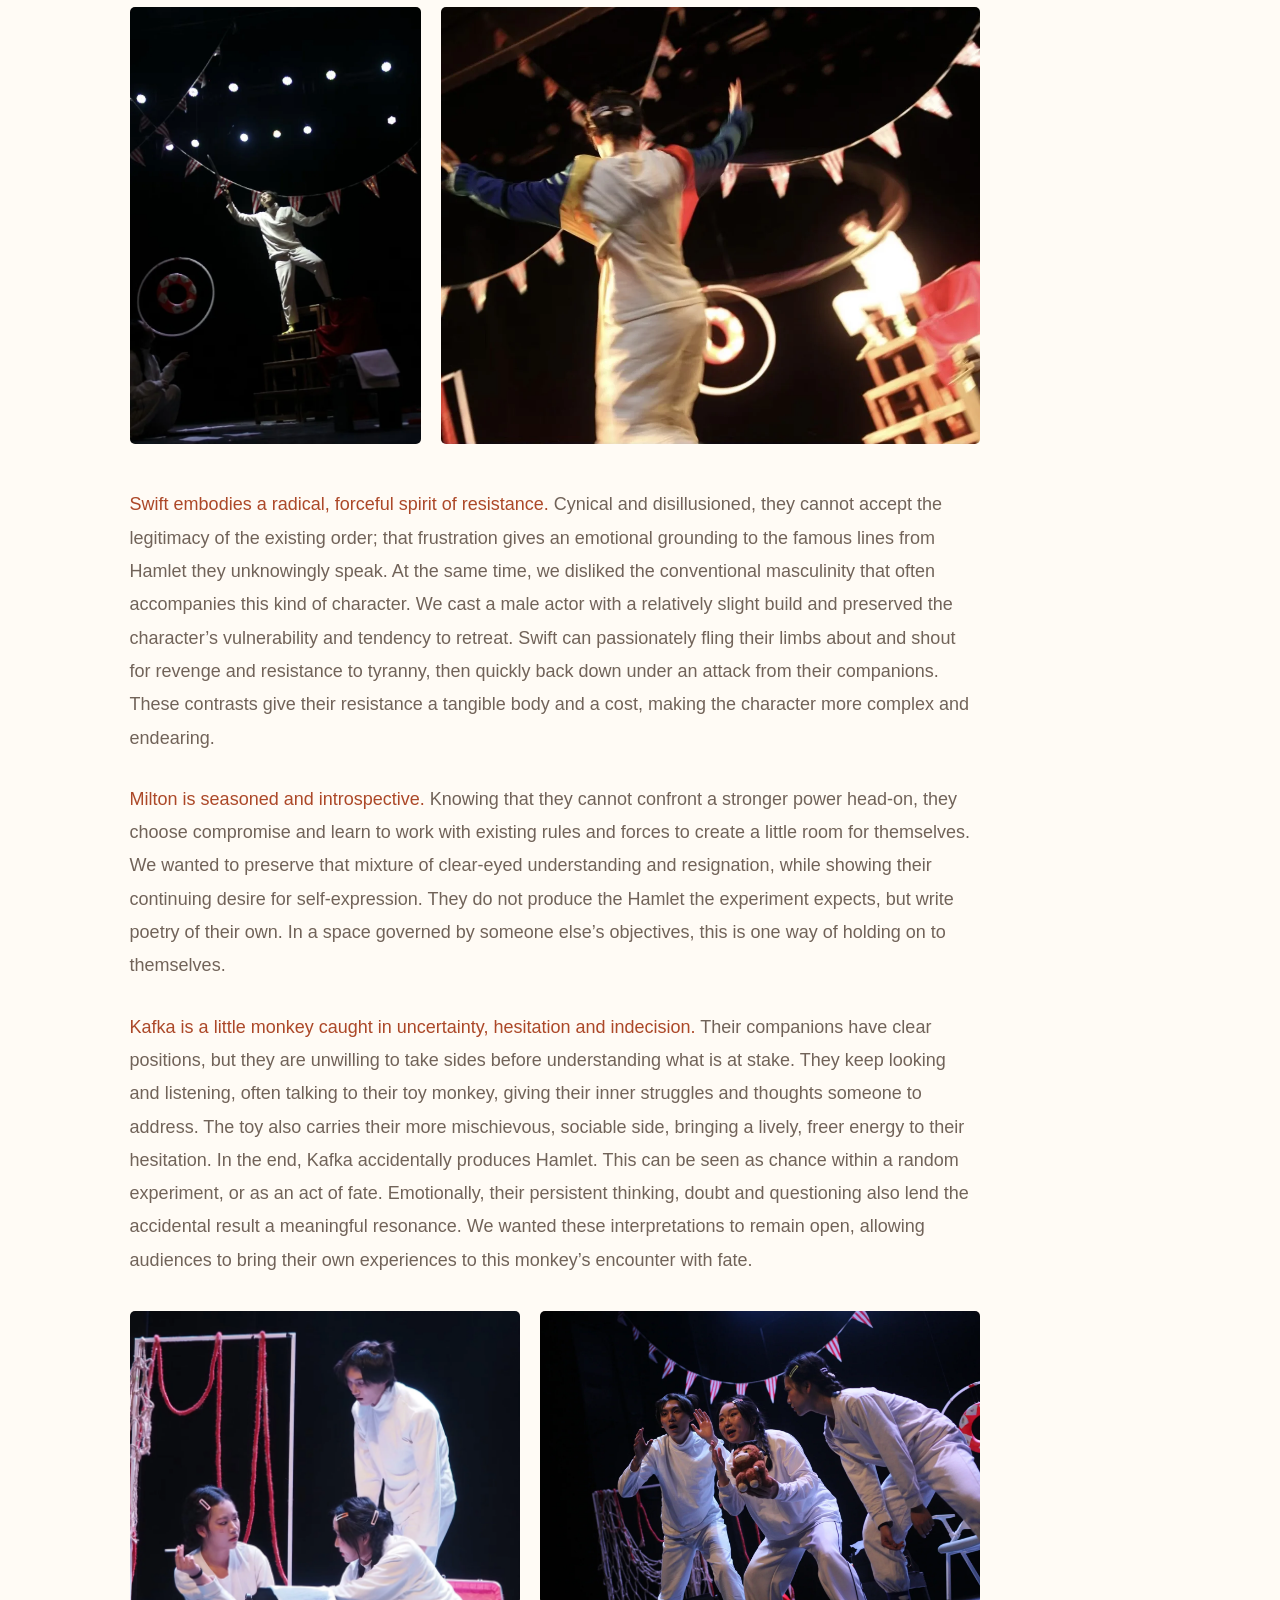
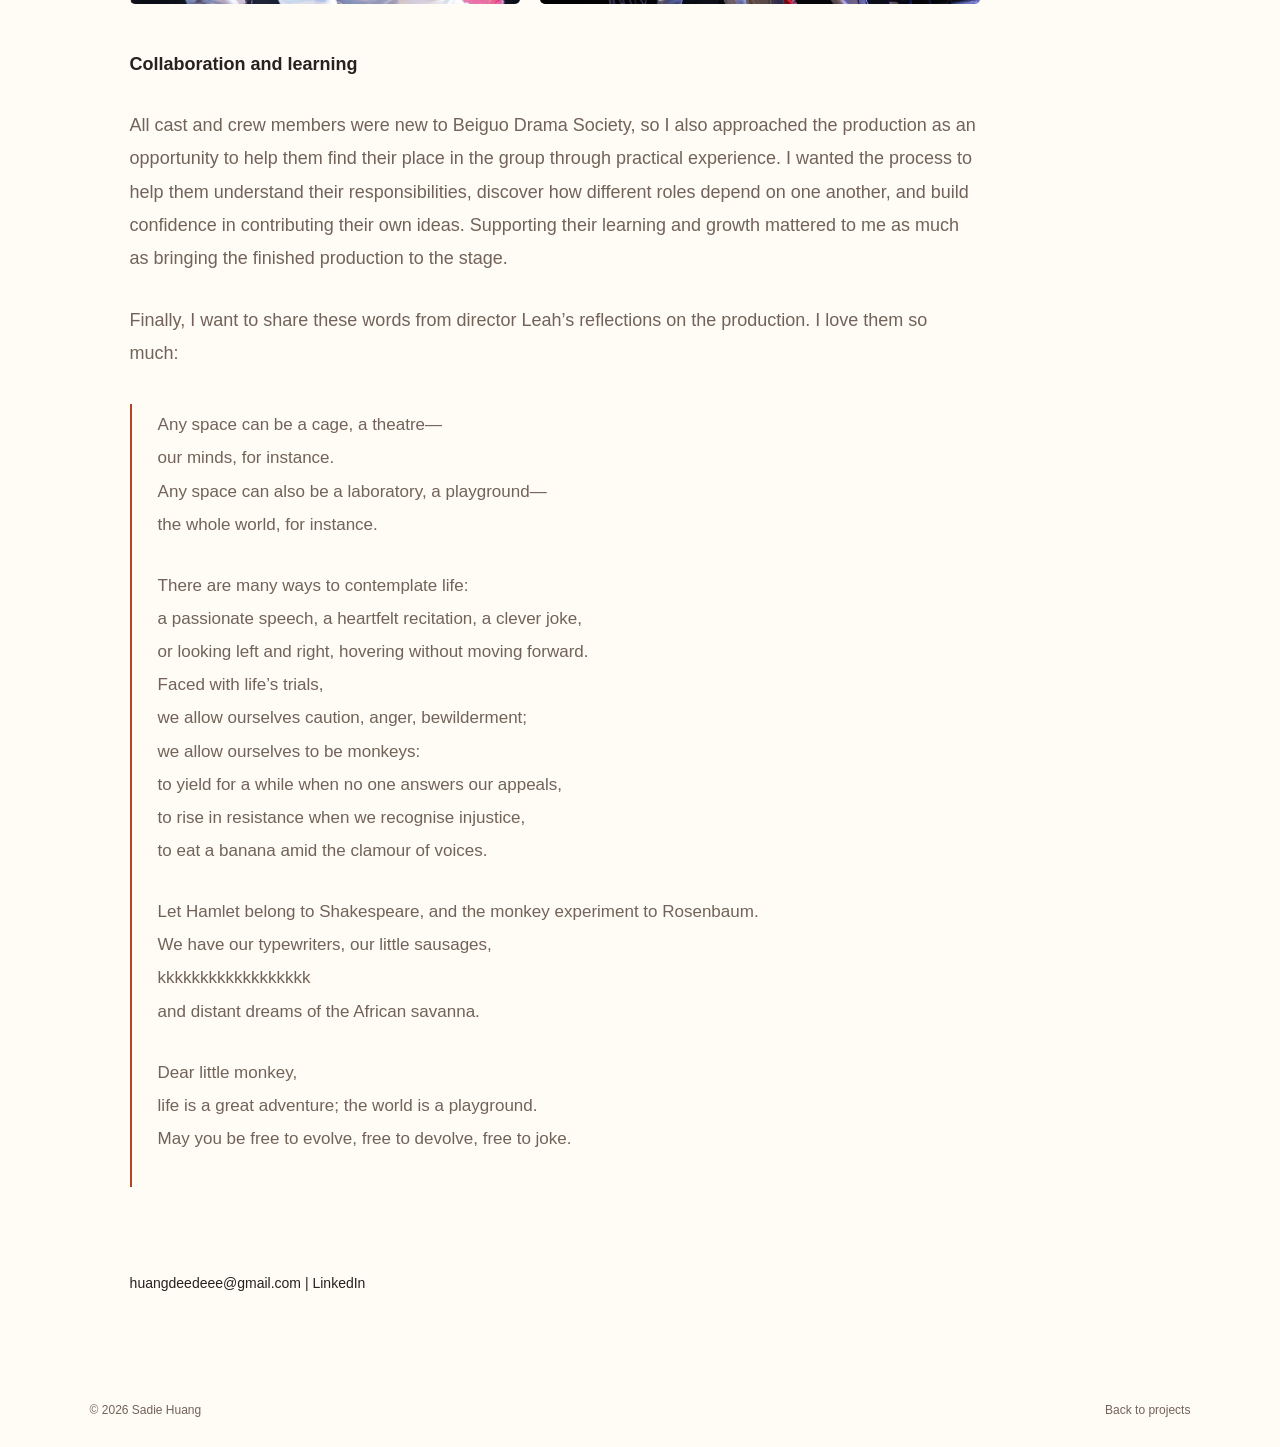
<file: projects/words/index.html>
<!doctype html><html lang="en"><head><meta charset="UTF-8"><meta name="viewport" content="width=device-width,initial-scale=1"><meta name="description" content="Words Words Words — Sadie Huang"><title>Words Words Words — Sadie Huang</title><script>try{document.documentElement.dataset.theme=localStorage.getItem('sadie-theme')||(matchMedia('(prefers-color-scheme: dark)').matches?'dark':'light');document.documentElement.lang=localStorage.getItem('sadie-language')||'en'}catch(e){document.documentElement.dataset.theme=matchMedia('(prefers-color-scheme: dark)').matches?'dark':'light'}</script><link rel="stylesheet" href="../../style.css"><style>
body[data-project="words"] .project-article .poster-film-cover,
body[data-project="words"] .project-article .poster-film video {
  display:block;width:100%;max-width:none;height:auto;aspect-ratio:16/9;
  margin:0;padding:0;border:0;border-radius:8px;background:#000;object-fit:contain;
}
body[data-project="words"] .project-article .poster-film-cover img {
  position:absolute;inset:0;width:100%;height:100%;object-fit:contain;object-position:center;
}
body[data-project="words"] .project-article .poster-film-play {
  display:flex;align-items:center;justify-content:center;top:50%;left:50%;bottom:auto;
  transform:translate(-50%,-50%);width:clamp(64px,10vw,88px);height:clamp(64px,10vw,88px);
  max-width:none;padding:0;border:3px solid #fff;border-radius:50%;
  background:rgba(0,0,0,.6);font-size:0;line-height:0;
  box-shadow:0 4px 24px #0008;transition:background .2s,transform .2s;
}
body[data-project="words"] .project-article .poster-film-play::before {
  content:"";display:block;width:0;height:0;margin-left:5px;
  border-top:13px solid transparent;border-bottom:13px solid transparent;border-left:21px solid #fff;
}
body[data-project="words"] .project-article .poster-film-cover:hover .poster-film-play,
body[data-project="words"] .project-article .poster-film-cover:focus-visible .poster-film-play {
  background:rgba(0,0,0,.8);transform:translate(-50%,-50%) scale(1.06);
}
</style></head><body data-project="words"><header><a class="brand" href="../../">Sadie H<span>.</span></a><nav id="nav"><a href="../../#about" data-detail-i="about">About</a><a href="../../#education" data-detail-i="education">Education</a><a href="../../#work" data-detail-i="projects">Projects</a><a href="../../#experience" data-detail-i="experience">Experience</a></nav><div class="utilities"><button id="language" aria-label="Switch language">中</button><button id="theme" aria-label="Switch color theme">◐</button><button id="menu" aria-controls="nav" aria-expanded="false" aria-label="Menu">☰</button></div></header><main class="project-detail"><a class="back-link" href="../../#work" data-detail-i="back">Back to projects</a><p id="project-category" class="eyebrow"></p><h1 id="project-title">Words Words Words</h1><div id="project-content" aria-live="polite"></div><div id="project-media"></div><section class="project-contact"><a href="mailto:huangdeedeee@gmail.com">huangdeedeee@gmail.com</a><span aria-hidden="true"> | </span><a href="https://www.linkedin.com/in/sadie-huang-341997337" target="_blank" rel="noopener noreferrer">LinkedIn</a></section></main><footer><span>© <span id="year"></span> Sadie Huang</span><a href="../../#work" data-detail-i="back">Back to projects</a></footer><dialog id="lightbox"><button id="close" aria-label="Close image">×</button><img id="full-image" alt=""><p id="image-caption"></p></dialog><script src="../../assets/theatre/words-gallery.js?v=20261112-4"></script><script src="../../project.js?v=words-20261112-2"></script></body></html>
</file>
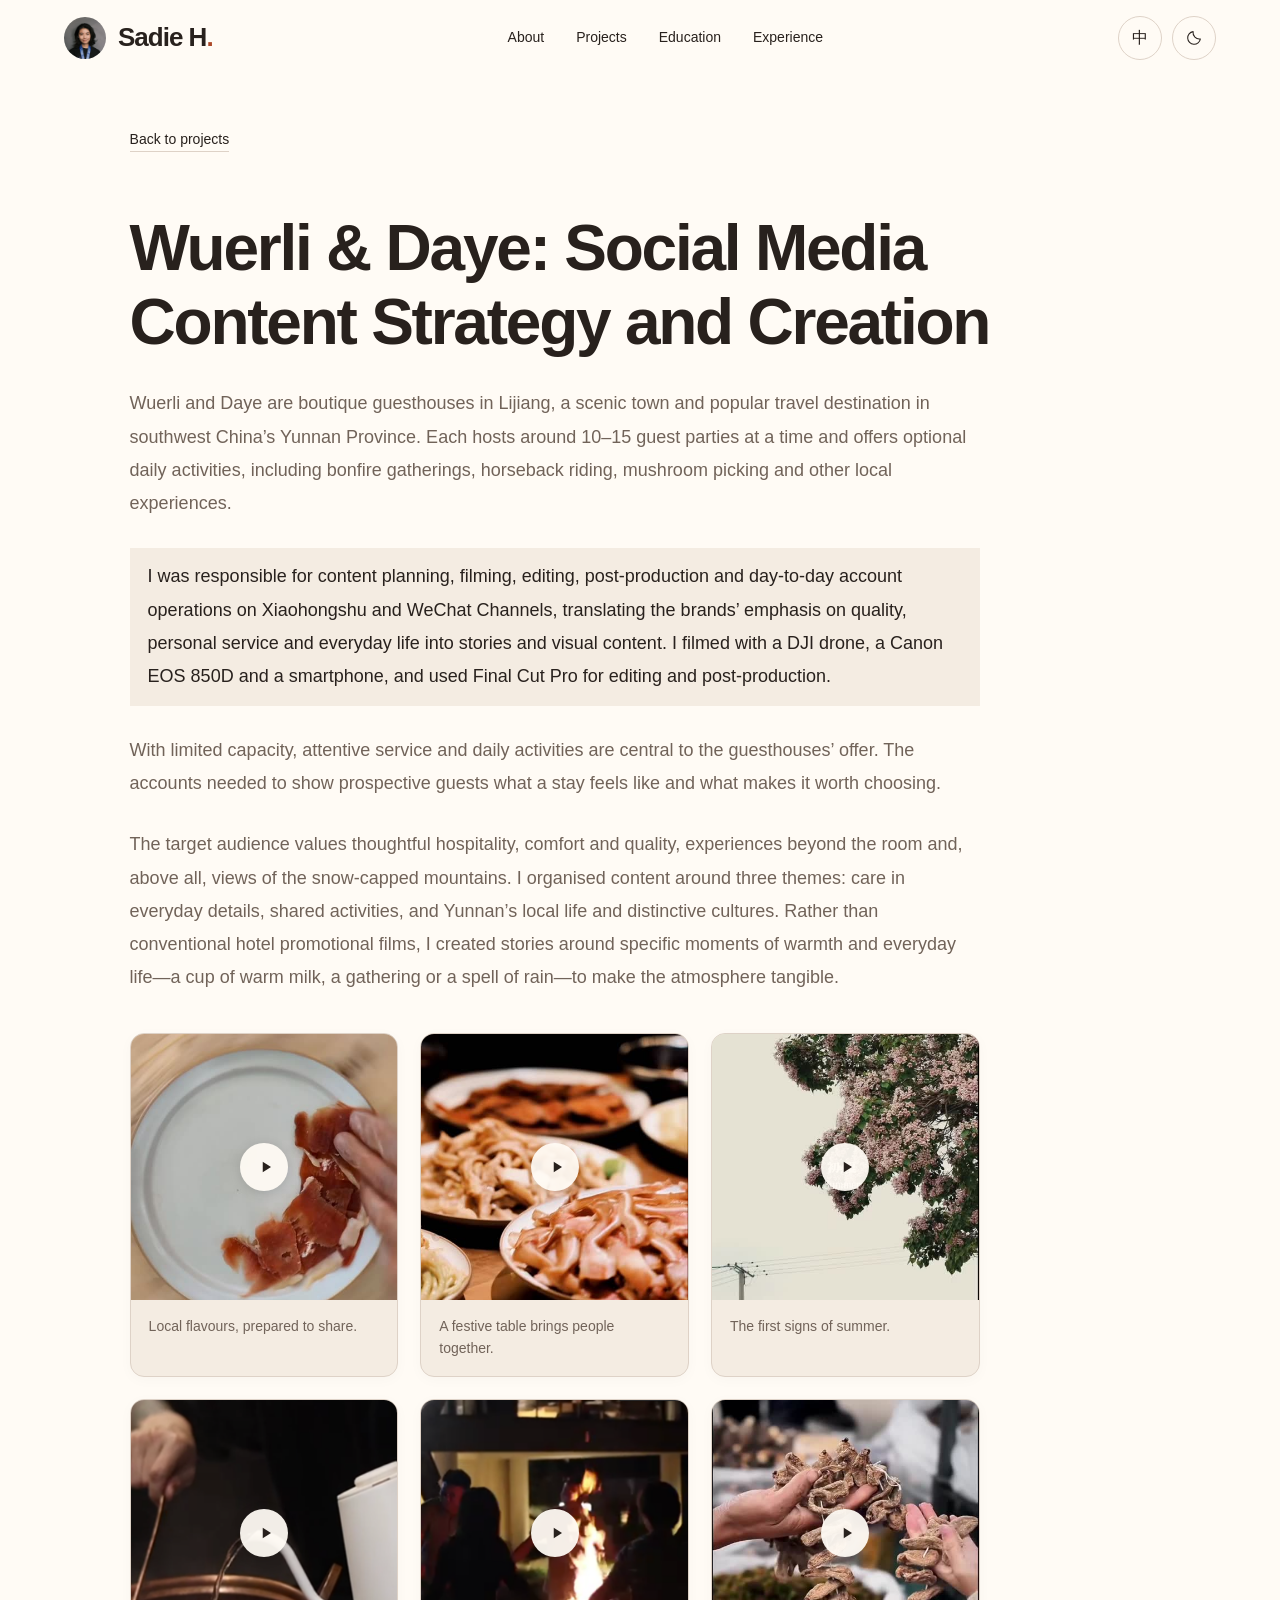
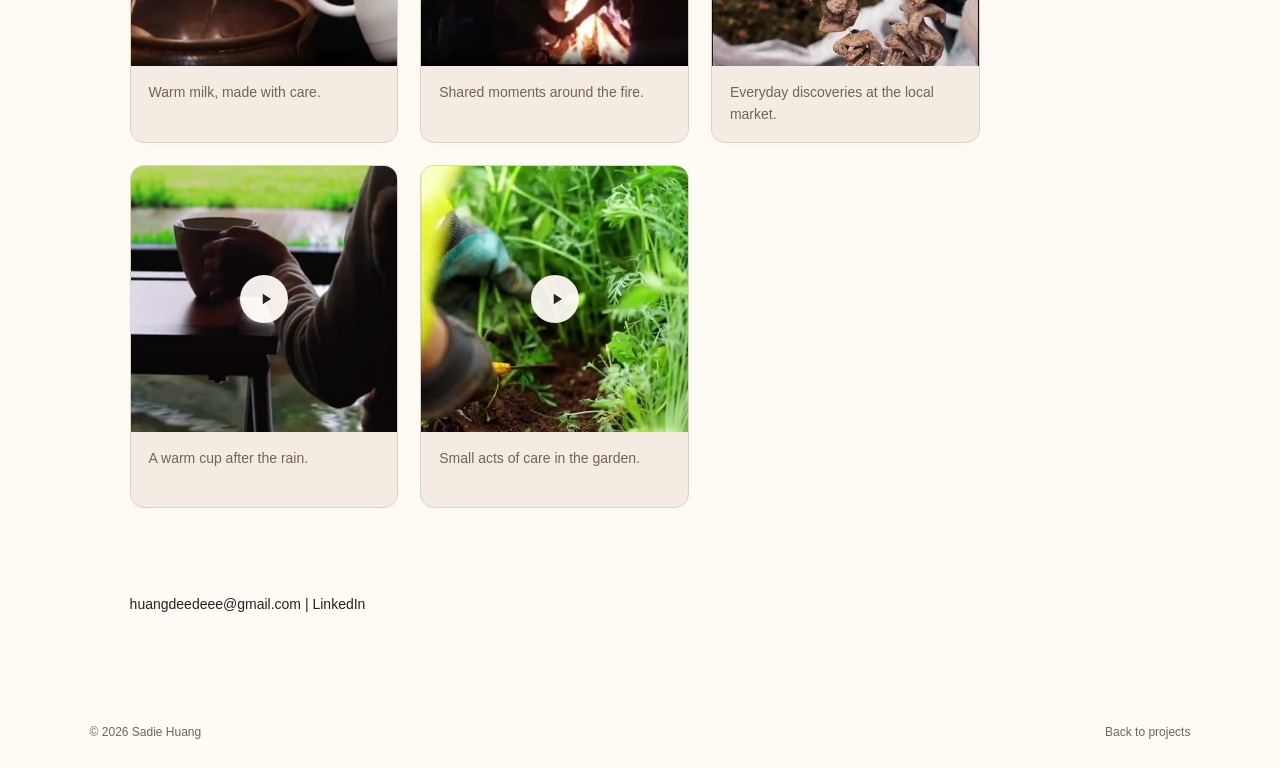
<file: projects/wuerli/index.html>
<!doctype html><html lang="en"><head><meta charset="UTF-8"><meta name="viewport" content="width=device-width,initial-scale=1"><meta name="description" content="Wuerli &amp; Daye: Social Media Content Strategy and Creation — Sadie Huang"><title>Wuerli &amp; Daye: Social Media Content Strategy and Creation — Sadie Huang</title><script>try{document.documentElement.dataset.theme=localStorage.getItem('sadie-theme')||(matchMedia('(prefers-color-scheme: dark)').matches?'dark':'light');document.documentElement.lang=localStorage.getItem('sadie-language')||'en'}catch(e){document.documentElement.dataset.theme=matchMedia('(prefers-color-scheme: dark)').matches?'dark':'light'}</script><link rel="stylesheet" href="../../style.css"></head><body data-project="wuerli"><header><a class="brand" href="../../">Sadie H<span>.</span></a><nav id="nav"><a href="../../#about" data-detail-i="about">About</a><a href="../../#education" data-detail-i="education">Education</a><a href="../../#work" data-detail-i="projects">Projects</a><a href="../../#experience" data-detail-i="experience">Experience</a></nav><div class="utilities"><button id="language" aria-label="Switch language">中</button><button id="theme" aria-label="Switch color theme">◐</button><button id="menu" aria-controls="nav" aria-expanded="false" aria-label="Menu">☰</button></div></header><main class="project-detail"><a class="back-link" href="../../#work" data-detail-i="back">Back to projects</a><p id="project-category" class="eyebrow"></p><h1 id="project-title">Wuerli &amp; Daye: Social Media Content Strategy and Creation</h1><div id="project-content" aria-live="polite"></div><div id="project-media"></div><section class="project-contact"><a href="mailto:huangdeedeee@gmail.com">huangdeedeee@gmail.com</a><span aria-hidden="true"> | </span><a href="https://www.linkedin.com/in/sadie-huang-341997337" target="_blank" rel="noopener noreferrer">LinkedIn</a></section></main><footer><span>© <span id="year"></span> Sadie Huang</span><a href="../../#work" data-detail-i="back">Back to projects</a></footer><dialog id="lightbox"><button id="close" aria-label="Close image">×</button><img id="full-image" alt=""><p id="image-caption"></p></dialog><script src="../../project.js?v=controls-20261112-8"></script></body></html>
</file>
<file: style.css>
:root{--bg:#fffbf5;--fg:#28211d;--muted:#716359;--line:#ded2c7;--soft:#f4ece2;--accent:#ac4828;--header:rgba(255,251,245,.94);color-scheme:light}html[data-theme=dark]{--bg:#1c1815;--fg:#faf0e5;--muted:#c5b5a8;--line:#4a3c33;--soft:#28211b;--accent:#efaa7f;--header:rgba(28,24,21,.94);color-scheme:dark}*{box-sizing:border-box}html{scroll-behavior:smooth;scroll-padding-top:90px}body{margin:0;background:var(--bg);color:var(--fg);font-family:Arial,'Helvetica Neue','PingFang SC',sans-serif;font-size:16px;line-height:1.65}button,a{-webkit-tap-highlight-color:transparent}a{color:inherit;text-decoration:none}button{font:inherit;cursor:pointer;color:inherit}button:focus-visible,a:focus-visible{outline:3px solid var(--accent);outline-offset:5px}header{position:sticky;top:0;z-index:20;display:flex;align-items:center;justify-content:space-between;padding:20px 5%;background:var(--header);backdrop-filter:blur(12px);border-bottom:1px solid var(--line);gap:20px}.brand{font-size:26px;font-weight:800;letter-spacing:-1px}.brand span{color:var(--accent)}nav{display:flex;gap:32px;font-size:14px}nav a:hover,.linkedin:hover{color:var(--accent)}.utilities{display:flex;gap:10px;align-items:center}.utilities button{background:none;border:1px solid var(--line);border-radius:50%;min-width:44px;height:44px;font-size:16px}#language{border-radius:24px;padding:0 13px}#menu{display:none}.hero{position:relative;padding:70px 7% 0;min-height:760px;overflow:hidden;isolation:isolate}.hero-content{position:relative;z-index:2}.eyebrow{font-size:12px;font-weight:700;letter-spacing:.15em;margin:0 0 28px;text-transform:uppercase}h1{font-size:clamp(100px,15vw,220px);line-height:.89;letter-spacing:-.075em;margin:0;font-weight:700}.hero h1 span{margin-left:11vw}h1 b{color:var(--accent)}.hero-bottom{display:flex;align-items:center;justify-content:space-between;gap:30px;margin:45px 0 55px}.hero-bottom p{font-size:clamp(20px,2.5vw,30px);line-height:1.35;margin:0;letter-spacing:-.025em}.pill{display:inline-flex;border:1px solid var(--fg);padding:15px 26px;border-radius:50px;font-size:14px;white-space:nowrap}.pill:hover{background:var(--fg);color:var(--bg)}.hero-foot{position:relative;z-index:2;display:flex;justify-content:space-between;border-top:1px solid var(--line);padding:18px 0;font-size:12px;color:var(--muted);gap:16px}.section{padding:90px 7%;border-top:1px solid var(--line)}.section-heading{display:flex;align-items:flex-end;justify-content:space-between;gap:30px;margin-bottom:45px}h2{font-size:clamp(40px,6vw,80px);line-height:1.06;letter-spacing:-.055em;margin:0;font-weight:600}.section-note{color:var(--muted);max-width:320px;margin:0}.filters{display:flex;gap:10px;flex-wrap:wrap;margin-bottom:36px}.filters button{border:1px solid var(--line);border-radius:25px;background:none;padding:9px 18px;font-size:14px}.filters .active{background:var(--fg);color:var(--bg);border-color:var(--fg)}.gallery{display:grid;grid-template-columns:repeat(2,minmax(0,1fr));gap:38px 28px}.art{margin:0;min-width:0}.art button{display:block;background:var(--soft);padding:0;border:0;width:100%;overflow:hidden}.art img{width:100%;height:420px;object-fit:contain;display:block;transition:transform .45s}.art button:hover img{transform:scale(1.025)}.art figcaption{display:flex;justify-content:space-between;gap:15px;margin-top:12px;font-size:14px}.art figcaption small{color:var(--muted);font-size:12px}.videos{margin-top:65px}.video-heading{display:flex;justify-content:space-between;align-items:center;gap:20px}.video-heading p{font-size:14px;color:var(--muted)}h3{font-size:20px;font-weight:500;line-height:1.4}.videos>a{display:flex;gap:28px;align-items:center;padding:24px 0;border-top:1px solid var(--line)}.videos>a>span{font-size:13px;color:var(--muted)}.videos>a h3{flex:1;margin:0}.videos>a:hover h3{color:var(--accent)}.videos small{color:var(--muted)}.about{background:var(--soft)}.about-grid{display:grid;grid-template-columns:1fr 1fr;gap:70px}.large{font-size:24px;line-height:1.5;margin-top:0;letter-spacing:-.02em}.about-grid p:not(.large){color:var(--muted)}.skills{margin-top:36px}.skills h3{font-size:14px;font-weight:700;margin-bottom:8px}.skills p{font-size:15px;margin-top:0}.education{display:grid;grid-template-columns:.6fr repeat(3,1fr);gap:30px;margin-top:60px;border-top:1px solid var(--line);padding-top:30px}.education h3,.education h4{margin:0 0 10px}.education h4{font-size:16px}.education p{font-size:14px;margin:0 0 10px;color:var(--muted)}small{font-size:12px}.job{display:grid;grid-template-columns:.6fr 1.1fr 1.5fr;gap:30px;border-top:1px solid var(--line);padding:32px 0}.job .date{color:var(--muted);font-size:14px}.job h3{margin:0 0 10px;font-size:24px}.job .role{font-size:14px;color:var(--accent);margin:0}.job ul{padding-left:18px;margin:0;font-size:16px;color:var(--muted)}.job li+li{margin-top:12px}.contact{background:var(--accent);color:#fff}.contact h2{max-width:950px}.email{display:block;width:fit-content;font-size:clamp(18px,3vw,36px);border-bottom:1px solid #ffffff77;margin:40px 0 22px;overflow-wrap:anywhere}.linkedin{font-size:16px}.contact .linkedin:hover{color:#fff;text-decoration:underline}footer{display:flex;justify-content:space-between;padding:26px 7%;font-size:12px;color:var(--muted)}dialog{border:none;background:var(--bg);color:var(--fg);padding:40px 20px 20px;max-width:94vw;max-height:94vh}dialog::backdrop{background:#000c}dialog img{display:block;max-width:85vw;max-height:75vh;object-fit:contain;margin:auto}dialog p{text-align:center;font-size:14px}#close{position:absolute;right:10px;top:4px;background:none;border:0;font-size:30px}.portrait{position:absolute;inset:0;width:100%;height:100%;object-fit:cover;object-position:var(--desktop-focus,50% 40%);opacity:0;transition:opacity 1.2s}.portrait.current{opacity:1}#portraits{position:absolute;inset:0;z-index:-2}.has-portraits:after{content:'';position:absolute;inset:0;z-index:-1;background:linear-gradient(90deg,#0009,#0002),linear-gradient(0deg,#0008,transparent 60%)}.has-portraits{color:white}.has-portraits .hero-foot{color:#eee;border-color:#fff5}.has-portraits .pill{border-color:#fff}.has-portraits .pill:hover{color:#111;background:white}.has-portraits h1 b{color:#efaa7f}#carousel{position:relative;z-index:3;display:flex;gap:12px;align-items:center;margin-bottom:20px}#carousel[hidden]{display:none}#carousel button{border:1px solid #fff8;background:#0005;color:white;border-radius:25px;min-height:44px;min-width:44px}#dots{display:flex;gap:8px}#dots button{min-width:12px;min-height:12px;width:12px;height:12px;padding:0}#dots .active{background:white}#pause{padding:0 18px}[hidden]{display:none!important}@media(min-width:1500px){main,header,footer{max-width:1800px;margin:auto}}@media(max-width:900px){.hero{min-height:680px}nav{gap:18px}.section-note{max-width:220px}.art img{height:330px}.about-grid{gap:35px}.education{grid-template-columns:1fr 1fr}.job{grid-template-columns:.7fr 1.2fr}.job ul{grid-column:2}.portrait{object-position:var(--mobile-focus,50% 35%)}}@media(max-width:600px){header{padding:14px 6%;gap:10px}.brand{font-size:23px}#menu{display:block}nav{display:none;position:absolute;top:100%;left:0;right:0;background:var(--bg);border-bottom:1px solid var(--line);padding:20px 6%;flex-direction:column;font-size:16px}nav.open{display:flex}.hero{padding:55px 6% 0;min-height:680px}h1{font-size:clamp(88px,24vw,145px)}.hero h1 span{margin-left:5vw}.hero-bottom{align-items:flex-start;flex-direction:column;margin-top:40px;margin-bottom:38px;gap:26px}.hero-bottom p{font-size:23px}.hero-foot{flex-direction:column;gap:5px}.section{padding:65px 6%}.section-heading{display:block}.section-note{margin-top:22px;max-width:none}.gallery{grid-template-columns:1fr;gap:28px}.art img{height:auto;max-height:540px}.about-grid{grid-template-columns:1fr;gap:28px}.large{font-size:21px}.education{grid-template-columns:1fr;gap:24px;margin-top:35px}.job{grid-template-columns:1fr;gap:12px}.job ul{grid-column:auto}.video-heading{display:block}.videos>a{gap:16px}.videos h3{font-size:17px}.videos small{font-size:12px}.filters{gap:8px}.filters button{padding:8px 12px}.eyebrow{font-size:12px;letter-spacing:.08em}.contact h2{font-size:40px}footer{gap:20px}}@media(prefers-reduced-motion:reduce){html{scroll-behavior:auto}*,*:before,*:after{transition:none!important;animation:none!important}}

/* Project-based portfolio and simplified contact placement, shared across themes. */
.hero-contact{display:flex;flex-wrap:wrap;align-items:center;gap:12px;font-size:clamp(16px,2vw,23px);line-height:1.6;min-width:0}.hero-contact a{overflow-wrap:anywhere}.hero-contact a:hover{text-decoration:underline}.hero-contact>span{color:var(--muted)}.has-portraits .hero-contact>span{color:#ddd}.education{grid-template-columns:repeat(4,minmax(0,1fr))}.education>h3{grid-column:1/-1}.project-card{min-width:0}.project-cover{aspect-ratio:16/10;background:var(--soft);border:1px solid var(--line);position:relative;overflow:hidden}.project-cover>span{position:absolute;bottom:18px;left:20px;font-size:14px;color:var(--muted)}.project-cover img{display:block;width:100%;height:100%;object-fit:cover}.project-category{font-size:12px;color:var(--muted);margin:18px 0 8px}.project-card h3{font-size:22px;line-height:1.45;margin:0;overflow-wrap:anywhere}.job-description{margin:0;color:var(--muted);font-size:16px}.about-grid h2{font-size:clamp(36px,5vw,64px)}@media(max-width:900px){.education{grid-template-columns:repeat(2,minmax(0,1fr))}.job-description{grid-column:2}}@media(max-width:600px){.education{grid-template-columns:1fr}.hero-contact{gap:8px;font-size:16px}.project-card h3{font-size:20px}.job-description{grid-column:auto}.hero{min-height:600px}}
/* Experience disclosure uses native details for touch and keyboard access. */
.job{display:block;padding:0}.job-summary{display:grid;grid-template-columns:.6fr 1.1fr .1fr;gap:30px;align-items:start;padding:28px 0;cursor:pointer;list-style:none}.job-summary::-webkit-details-marker{display:none}.job-summary:focus-visible{outline:3px solid var(--accent);outline-offset:4px}.job-name{display:block;font-size:24px;line-height:1.35;margin-bottom:10px}.job-heading .role{display:block}.expand-icon{text-align:right;font-size:24px;line-height:1.2}.job[open] .expand-icon{transform:rotate(45deg)}.job .job-description{margin:0 0 28px;padding-left:calc(33.333% + 10px);max-width:1000px;line-height:1.7}.education a:hover{text-decoration:underline;text-underline-offset:4px}.project-link{display:block}.project-link:hover h3{color:var(--accent)}.project-link:hover .project-cover{border-color:var(--accent)}.project-link:focus-visible{outline:3px solid var(--accent);outline-offset:7px}.project-detail{padding:50px 7% 80px;max-width:1200px;margin:auto}.back-link{display:inline-block;font-size:14px;border-bottom:1px solid var(--line);margin-bottom:60px}.project-detail .eyebrow{color:var(--muted)}.project-detail h1{font-size:clamp(34px,5vw,68px);line-height:1.15;letter-spacing:-.035em;max-width:1000px;overflow-wrap:anywhere}.project-lead{font-size:clamp(19px,2.2vw,26px);line-height:1.6;max-width:850px;margin:30px 0 50px}.project-section{padding:30px 0;border-top:1px solid var(--line);margin-top:25px}.project-section h2,#project-media>h2{font-size:clamp(25px,3vw,36px);line-height:1.25;letter-spacing:-.02em}.project-section p{max-width:820px;color:var(--muted);margin:18px 0 0}.project-pending{padding:45px 0 90px;color:var(--muted)}.project-section video{width:100%;margin-top:28px;background:#000;max-height:600px}.detail-gallery{display:grid;grid-template-columns:1fr 1fr;gap:30px}.detail-gallery figure{margin:0;min-width:0}.detail-gallery button{border:0;background:var(--soft);padding:0;display:block;width:100%;cursor:zoom-in}.detail-gallery img{display:block;width:100%;height:auto}.detail-gallery figcaption{font-size:14px;color:var(--muted);margin-top:10px}.material-note{color:var(--muted);font-size:14px;margin:15px 0 25px}.project-contact{margin-top:60px;padding-top:25px;border-top:1px solid var(--line);font-size:14px;overflow-wrap:anywhere}@media(max-width:600px){.job-summary{grid-template-columns:1fr auto;gap:12px}.job-summary .date{grid-column:1/-1}.job-heading{grid-column:1}.job .job-description{padding-left:0}.job-name{font-size:22px}.project-detail{padding:35px 6% 60px}.back-link{margin-bottom:40px}.detail-gallery{grid-template-columns:1fr}.project-detail h1{font-size:36px}}

.project-metrics{display:grid;grid-template-columns:repeat(4,minmax(0,1fr));gap:24px;margin:38px 0 45px;padding:30px 0;border-top:1px solid var(--line);border-bottom:1px solid var(--line)}.project-metrics dt{font-size:44px;line-height:1.2;font-weight:600}.project-metrics dd{margin:10px 0 0;font-size:14px;color:var(--muted)}.material-explanation{font-size:16px;line-height:1.65;margin:12px 0 0;color:var(--muted)}.education a{overflow-wrap:anywhere}@media(max-width:700px){.project-metrics{grid-template-columns:1fr 1fr}}

/* Education shares section navigation; article materials preserve their native ratio. */
#education .education{margin-top:38px;padding-top:0;border-top:0}.education .degree{font-size:14px;color:var(--accent);margin:8px 0}.project-article{max-width:850px;margin:0}.project-article>p{margin:28px 0;font-size:18px;line-height:1.85;color:var(--muted)}.project-article figure{margin:32px 0 40px}.project-article button{display:block;width:100%;padding:0;border:0;background:transparent;cursor:zoom-in}.project-article img{display:block;width:100%;height:auto}.project-article figcaption{font-size:13px;line-height:1.6;color:var(--muted);margin-top:10px}.article-project .project-lead{margin-bottom:36px}.project-article button:focus-visible{outline:3px solid var(--accent);outline-offset:5px}@media(max-width:600px){.project-article>p{font-size:16px;line-height:1.8}.project-article figure{margin:26px 0 32px}}

/* Inline video portfolio: preserve vertical footage, with lightweight poster loading. */
.project-article .video-figure{max-width:850px;margin:38px auto}.project-article .portrait-video{max-width:400px}.video-figure video{display:block;width:100%;height:auto;background:#1c1815;border-radius:8px}.video-figure figcaption{font-size:16px;color:var(--fg);margin-top:12px}

/* Shared slideshow frame; per-photo focal points keep faces visible on narrow screens. */
.has-portraits.hero{height:clamp(640px,calc(100svh - 85px),900px);min-height:0;display:flex;flex-direction:column;justify-content:flex-end;padding:36px 7% 20px}.has-portraits:after{background:linear-gradient(0deg,rgba(0,0,0,.84) 0%,rgba(0,0,0,.55) 30%,rgba(0,0,0,.05) 75%)}.has-portraits h1{font-size:clamp(78px,10vw,150px);line-height:1;letter-spacing:-.055em}.has-portraits h1 br{display:none}.has-portraits h1 span{margin-left:18px}.has-portraits .hero-content>.eyebrow{margin-bottom:18px}.has-portraits .hero-bottom{margin-top:22px;margin-bottom:20px;gap:24px}.has-portraits #carousel{margin-bottom:12px}.has-portraits .hero-foot{padding:12px 0 0}.about-identity h2{margin-top:0}.about-avatar{display:block;width:180px;height:180px;object-fit:cover;border-radius:50%;margin-top:26px}.gallery{row-gap:64px}.project-lead strong{font-weight:700;color:var(--accent)}
@media(max-width:600px){.has-portraits.hero{height:720px;padding:32px 6% 20px}.has-portraits h1{font-size:clamp(74px,20vw,110px)}.has-portraits h1 br{display:block}.has-portraits h1 span{margin-left:0}.has-portraits .hero-bottom{margin-top:18px;gap:16px}.has-portraits .hero-contact{font-size:14px}.about-identity{display:flex;align-items:center;justify-content:space-between;gap:16px}.about-identity h2{margin:0}.about-avatar{width:112px;height:112px;flex-shrink:0;margin-top:0}.gallery{row-gap:52px}.filters button[data-filter=product]{max-width:100%;font-size:14px}}

@media(max-width:600px){.has-portraits .portrait{height:var(--mobile-height,100%);top:var(--mobile-top,0%);bottom:auto}}

/* Restore the photo-backed hero and give the About portrait more breathing room. */
.has-portraits .portrait{inset:auto;max-width:none;object-fit:fill;object-position:initial;bottom:auto}
.about-identity{display:flex;flex-direction:column;align-items:flex-start;align-self:start;gap:44px}
.about-avatar{width:clamp(140px,17vw,220px);height:auto;aspect-ratio:1;object-fit:cover;object-position:50% 45%;margin:0;max-width:100%}
.education .degree{color:var(--muted)}.education a{color:var(--accent)}
@media(max-width:900px){.about-grid{grid-template-columns:1fr;gap:44px}.about-identity{flex-direction:column;align-items:flex-start;gap:40px}.about-avatar{width:clamp(128px,20vw,180px)}}
@media(max-width:600px){.about-avatar{width:clamp(128px,34vw,160px)}.has-portraits #carousel{gap:10px;flex-wrap:wrap;row-gap:10px}}

.has-portraits.hero{background:#1c1815}
/* Compact project cards: their labels remain on the cover at every width. */
.project-cover{isolation:isolate}.project-cover:after{content:'';position:absolute;inset:0;background:linear-gradient(0deg,rgba(0,0,0,.86),rgba(0,0,0,.30) 47%,transparent 78%);z-index:1;pointer-events:none}.project-label{position:absolute;bottom:0;left:0;right:0;padding:24px;z-index:2;color:#fff}.project-label .project-category{color:#f2e9e2;margin:0 0 8px;font-size:14px}.project-label h3{font-size:clamp(20px,2.2vw,30px);line-height:1.25;color:#fff}.project-link:hover h3{color:#fff}.gallery{row-gap:28px}#language[aria-pressed=true]{background:var(--fg);color:var(--bg)}
/* One artwork per frame, with touch scrolling and keyboard/button navigation. */
.work-gallery{margin:48px 0;--media-height:clamp(300px,52vw,580px)}.gallery-header{display:flex;justify-content:space-between;align-items:center;gap:20px;margin-bottom:18px}.gallery-header h2{font-size:clamp(24px,3vw,36px);letter-spacing:-.025em;line-height:1.25}.gallery-controls{display:flex;align-items:center;gap:12px;flex-shrink:0}.gallery-controls button{background:transparent;border:1px solid var(--line);border-radius:24px;min-height:44px;padding:8px 16px;font-size:14px}.gallery-controls button:disabled{opacity:.35;cursor:default}.gallery-controls span{font-size:14px;color:var(--muted);min-width:52px;text-align:center}.media-rail{display:grid;grid-auto-flow:column;grid-auto-columns:100%;gap:18px;overflow-x:auto;scroll-snap-type:x mandatory;scrollbar-width:thin;scrollbar-color:var(--line) transparent;padding-bottom:14px;overscroll-behavior-x:contain}.media-slide{margin:0;height:calc(var(--media-height) + 40px);scroll-snap-align:start;min-width:0;display:flex;align-items:center;justify-content:center;flex-direction:column;gap:10px}.media-image-button{display:flex;align-items:center;justify-content:center;border:0;padding:0;width:100%;height:var(--media-height);background:var(--soft);cursor:zoom-in}.media-image-window{width:min(100%,calc(var(--media-height)*var(--ratio)));aspect-ratio:var(--ratio);position:relative;overflow:hidden;flex-shrink:0}.media-image-window>img{position:absolute;display:block;left:0;top:var(--offset,0%);width:100%;height:auto;max-width:none;max-height:none;margin:0}.media-slide video{width:100%;height:var(--media-height);object-fit:contain;background:#1c1815}.media-slide figcaption{font-size:14px;color:var(--muted)}.gallery-enlargement{--media-height:78vh;margin:auto;max-width:88vw}.photo-project #project-media{display:none}#lightbox:has(.gallery-enlargement){width:min(94vw,1200px)}
@media(max-width:600px){.project-label{padding:18px}.project-label h3{font-size:23px}.gallery-header{align-items:flex-start;flex-direction:column;gap:12px}.work-gallery{margin:36px 0;--media-height:clamp(300px,100vw,470px)}.gallery-controls{gap:10px}.gallery-controls button{padding:8px 14px}.gallery-enlargement{--media-height:72vh}}
/* Compact galleries keep each composition intact, with adjacent photographs visible. */
.work-gallery{--media-height:clamp(300px,58vh,480px);margin:44px 0 54px}.gallery-header{align-items:center;margin-bottom:20px}.gallery-counter{color:var(--muted);font-size:14px;white-space:nowrap}.gallery-description{max-width:760px;font-size:16px;line-height:1.75;color:var(--muted);margin:0 0 22px}.gallery-stage{position:relative;padding:0 52px}.media-rail{position:relative;display:flex;gap:18px;padding-bottom:12px;scroll-snap-type:x mandatory;scrollbar-width:thin}.media-rail:after{content:'';flex:0 0 var(--rail-width);margin-left:-18px}.media-slide{flex:0 0 auto;width:min(var(--rail-width,700px),calc(var(--media-height)*var(--ratio)));height:calc(var(--media-height) + 32px);justify-content:flex-start}.media-image-button{height:auto;background:none;display:block}.media-image-window{width:100%;aspect-ratio:var(--ratio)}.media-slide video{height:auto;aspect-ratio:16/9}.gallery-side{position:absolute;top:calc(var(--media-height)/2 - 24px);z-index:2;border:1px solid var(--line);background:var(--bg);border-radius:50%;width:44px;height:48px;padding:0;font-size:13px;box-shadow:0 2px 8px #0001}.gallery-side.previous{left:0}.gallery-side.next{right:0}.gallery-side:disabled{opacity:.3;cursor:default}.gallery-side:not(:disabled):hover{background:var(--fg);color:var(--bg)}.gallery-enlargement{width:min(88vw,calc(78vh*var(--ratio)));max-width:88vw}.episode-tabs{display:flex;flex-wrap:wrap;gap:10px;margin-bottom:18px}.episode-tabs button{font-size:14px;min-height:44px;padding:9px 18px;border:1px solid var(--line);border-radius:25px;background:none}.episode-tabs [aria-pressed=true]{background:var(--fg);color:var(--bg);border-color:var(--fg)}.episode-player video{display:block;width:100%;aspect-ratio:16/9;background:#161916;object-fit:contain}.episode-caption{font-size:14px;color:var(--muted);margin:10px 0 0}.project-article .episode-player{margin-top:28px}
@media(max-width:600px){.work-gallery{--media-height:clamp(280px,54vh,400px);margin:36px 0 44px}.gallery-stage{padding:0 42px}.gallery-side{width:36px;height:44px;top:calc(var(--media-height)/2 - 22px);font-size:12px}.gallery-header{flex-direction:row;align-items:center;gap:12px}.gallery-header h2{font-size:24px}.gallery-description{font-size:16px}.episode-tabs{gap:8px}.episode-tabs button{padding:8px 12px}.gallery-enlargement{width:min(88vw,calc(72vh*var(--ratio)))}}
.media-slide{height:auto}.gallery-side{top:50%;transform:translateY(-50%)}.media-rail:after{flex-basis:max(0px,calc(var(--rail-width) - var(--last-width,0px)))}

.media-slide video{aspect-ratio:var(--ratio)}

.gallery-side{top:calc(var(--active-height,var(--media-height))/2)}

/* Keep the portrait indicators clear of the hero copy and footer. */
.has-portraits #carousel{position:absolute;right:20px;top:50%;transform:translateY(-50%);margin:0;display:block}
.has-portraits #carousel[hidden]{display:none}
#dots{flex-direction:column;gap:4px}
#dots button{position:relative;min-width:32px;min-height:32px;width:32px;height:32px;background:transparent;border:0;border-radius:50%;padding:0}
#dots button:before{content:'';position:absolute;inset:10px;border:1px solid #fff;background:#0005;border-radius:50%;transition:background .2s,transform .2s}
#dots button.active{background:transparent}
#dots button.active:before{background:#fff;transform:scale(1.15)}
#dots button:focus-visible{outline:2px solid white;outline-offset:0}
.project-cover img{transition:transform .45s cubic-bezier(.2,.65,.25,1);transform:scale(1)}
@media(hover:hover) and (pointer:fine){.project-link:hover .project-cover img{transform:scale(1.045)}}
.project-link:focus-visible .project-cover img{transform:scale(1.045)}
@media(max-width:600px){.has-portraits #carousel{right:8px;top:30px;transform:none}#dots{gap:0}}
@media(prefers-reduced-motion:reduce){.project-cover img,#dots button:before{transition:none}.project-link:hover .project-cover img,.project-link:focus-visible .project-cover img{transform:none}}

#carousel>#previous,#carousel>#next,#carousel>#pause{display:none}
.project-link:hover .project-cover{border-color:var(--line)}

/* A compact introduction lets visitors meet Sadie before browsing her projects. */
.hero.home-introduction,.hero.home-introduction.has-portraits{display:grid;grid-template-columns:1.05fr 1fr;padding:0;height:auto;min-height:0!important;overflow:visible;isolation:auto;color:var(--fg);background:var(--soft)}
.home-introduction.has-portraits:after{display:none}.home-intro{padding:38px clamp(28px,5vw,76px);align-self:center;min-width:0}.intro-heading{display:flex;align-items:center;justify-content:space-between;gap:20px;margin-bottom:20px}.about-heading{font-size:18px;font-weight:600;margin:0}.intro-avatar{display:block;width:64px;height:64px;border-radius:50%;object-fit:cover;flex-shrink:0}.home-introduction h1,.home-introduction.has-portraits h1{font-size:clamp(46px,5.7vw,82px);line-height:1.05;letter-spacing:-.055em;margin:0 0 24px}.home-introduction.has-portraits h1 b{color:var(--accent)}.home-introduction .large{font-size:18px;line-height:1.7;color:var(--fg);margin:0 0 24px;max-width:580px;letter-spacing:0}.home-introduction .hero-contact{display:flex;gap:14px;font-size:14px;line-height:1.6;margin-bottom:24px}.home-introduction .hero-contact a{text-decoration:underline;text-underline-offset:4px}.home-introduction .pill{border-color:var(--fg);padding:11px 21px;background:transparent;color:var(--fg)}.home-introduction .pill:hover{background:var(--fg);color:var(--bg)}.home-visual{position:relative;isolation:isolate;min-height:560px;order:-1;overflow:hidden;background:#1c1815}.home-introduction #portraits{z-index:0}.home-introduction .portrait{transition:opacity 1.2s}.home-introduction.has-portraits #carousel{right:14px;top:50%;transform:translateY(-50%);z-index:2}.home-introduction #dots{padding:4px;background:#0002;border-radius:22px}.home-introduction #dots button{width:32px;height:32px}.home-introduction #dots button:before{box-shadow:0 1px 4px #0006}
.skills-section{padding-top:50px;padding-bottom:50px}.skills-section>h2{font-size:clamp(28px,3vw,38px);letter-spacing:-.03em}.skill-groups{display:grid;grid-template-columns:repeat(3,minmax(0,1fr));gap:28px 38px;margin-top:30px}.skill-group h3,.working-languages h3{font-size:15px;font-weight:700;margin:0 0 9px;line-height:1.4}.skill-group p,.working-languages p{font-size:15px;line-height:1.75;color:var(--muted);margin:0}.working-languages{display:flex;align-items:baseline;gap:20px;border-top:1px solid var(--line);padding-top:22px;margin-top:30px}.working-languages h3{margin:0}.job-name a{color:inherit;text-decoration:underline;text-decoration-color:var(--line);text-underline-offset:5px}.job-name a:hover{color:var(--accent);text-decoration-color:var(--accent)}.project-cover-uiux{background:#263f37}.project-cover-uiux .project-brand{position:absolute;left:24px;right:24px;top:26px;color:#fff;font-size:clamp(26px,3vw,44px);font-weight:600;line-height:1.1;letter-spacing:-.04em;z-index:2}.project-cover-uiux:after{background:linear-gradient(0deg,#14241ff2,transparent)}.project-reference{display:inline-block;color:var(--accent);border-bottom:1px solid currentColor;margin-top:24px;font-size:16px}
@media(max-width:1000px){.hero.home-introduction,.hero.home-introduction.has-portraits{grid-template-columns:1fr 1fr}.home-intro{padding:28px}.home-visual{min-height:550px}.home-introduction h1,.home-introduction.has-portraits h1{font-size:52px}.skill-groups{grid-template-columns:repeat(2,minmax(0,1fr))}}
@media(max-width:700px){.hero.home-introduction,.hero.home-introduction.has-portraits{grid-template-columns:1fr}.home-intro{padding:24px 6% 28px}.intro-heading{margin-bottom:16px}.intro-avatar{width:48px;height:48px}.about-heading{font-size:16px}.home-introduction h1,.home-introduction.has-portraits h1{font-size:48px;margin-bottom:18px}.home-introduction .large{font-size:17px;line-height:1.65;margin-bottom:18px}.home-introduction .hero-contact{margin-bottom:18px;gap:8px 16px}.home-visual{order:0;min-height:330px;height:clamp(330px,72vw,480px)}.home-introduction.has-portraits #carousel{right:10px;top:50%;transform:translateY(-50%)}.skill-groups{grid-template-columns:1fr 1fr;gap:24px}.skills-section{padding-top:36px;padding-bottom:36px}.working-languages{display:block}.working-languages p{margin-top:8px}}
@media(max-width:420px){.skill-groups{grid-template-columns:1fr}.home-introduction h1,.home-introduction.has-portraits h1{font-size:44px}}

/* Portrait and introduction share the opening spread; tools stay with the bio. */
header .brand{display:inline-flex;align-items:center;gap:12px;white-space:nowrap;line-height:1.2}
header .brand>span{margin-left:-12px}
header .brand:before{content:'';display:block;width:42px;height:42px;flex-shrink:0;border-radius:50%;background:url('assets/home/avatar-v3.webp') center/cover no-repeat}
header{padding-top:16px;padding-bottom:16px}
.hero.home-introduction,.hero.home-introduction.has-portraits{grid-template-columns:1fr 1fr;align-items:stretch}
.home-visual{order:0;min-height:660px;height:auto}
.home-visual:after{content:'';position:absolute;inset:45% 0 0;background:linear-gradient(transparent,rgba(13,18,17,.64));pointer-events:none;z-index:1}
.home-introduction .hero-name,.home-introduction.has-portraits .hero-name{position:absolute;left:clamp(26px,4.2vw,70px);right:28px;bottom:34px;z-index:2;margin:0;color:#fff;font-size:clamp(72px,7.5vw,118px);line-height:.94;letter-spacing:-.06em;pointer-events:none;text-shadow:0 2px 24px #0002}
.hero-name span{display:block;margin-left:0!important}
.home-introduction.has-portraits .hero-name b{color:#efaa7f}
.home-intro{padding:36px clamp(28px,3.7vw,62px);align-self:stretch;display:flex;flex-direction:column;justify-content:center}
.home-intro .about-heading{font-size:19px;margin:0 0 14px;line-height:1.4}
.home-introduction .large{font-size:18px;line-height:1.65;margin:0;max-width:none}
.skills-panel{margin-top:26px;padding-top:22px;border-top:1px solid var(--line)}
.skills-panel h2{font-size:22px;line-height:1.3;letter-spacing:-.025em;margin:0}
.skills-panel .skill-groups{grid-template-columns:repeat(2,minmax(0,1fr));gap:22px 24px;margin-top:20px}
.skills-panel .skill-group h3{font-size:14px;margin-bottom:7px;line-height:1.4}
.skills-panel .skill-group p{font-size:14px;line-height:1.65}
.home-introduction .hero-contact{font-size:13px;gap:12px 18px;margin:26px 0 0}
.home-introduction.has-portraits #carousel{right:14px;top:22px;transform:none}
@media(min-width:701px) and (max-width:1000px){
  nav{gap:16px}
  .home-intro{padding:30px 26px}
  .home-visual{min-height:700px}
  .home-introduction .large{font-size:17px}
  .skills-panel .skill-groups{gap:20px 18px}
}
@media(max-width:700px){
  .hero.home-introduction,.hero.home-introduction.has-portraits{grid-template-columns:1fr}
  .home-visual{order:0;height:clamp(280px,58vw,360px);min-height:0}
  .home-introduction .hero-name,.home-introduction.has-portraits .hero-name{left:6%;right:6%;bottom:22px;font-size:clamp(44px,10.5vw,70px);line-height:1;white-space:nowrap}
  .hero-name span{display:inline}
  .home-intro{padding:26px 6% 30px}
  .home-intro .about-heading{font-size:18px;margin-bottom:12px}
  .home-introduction .large{font-size:17px;line-height:1.6}
  .skills-panel{margin-top:24px;padding-top:22px}
  .skills-panel .skill-groups{gap:22px 24px}
  .home-introduction.has-portraits #carousel{top:14px;right:10px;transform:none}
}
@media(max-width:600px){
  header .brand{gap:9px;font-size:22px}
  header .brand>span{margin-left:-9px}
  header .brand:before{width:36px;height:36px}
  header{padding-top:12px;padding-bottom:12px}
}
@media(max-width:360px){
  header .brand{font-size:20px;gap:7px}
  header .brand>span{margin-left:-7px}
  header .brand:before{width:32px;height:32px}
  .skills-panel .skill-groups{grid-template-columns:1fr}
}

/* Give the biography the emphasis, with one compact toolkit and quiet slide dots. */
.home-visual{min-height:700px}
.home-introduction .large{font-size:22px;font-weight:600;line-height:1.55}
.skills-panel h2{font-size:18px;font-weight:600;letter-spacing:0}
.home-introduction .hero-name,.home-introduction.has-portraits .hero-name{bottom:102px;font-size:clamp(72px,7.1vw,106px)}
.home-introduction .home-visual .hero-contact{position:absolute;left:clamp(26px,4.2vw,70px);right:24px;bottom:50px;z-index:3;margin:0;color:#fff;font-size:13px;line-height:1.6;gap:10px 18px}
.home-introduction .home-visual .hero-contact a{color:#fff;text-decoration-color:#ffffff80}
.home-introduction #carousel,.home-introduction.has-portraits #carousel{left:50%;right:auto;top:auto;bottom:6px;transform:translateX(-50%);margin:0}
.home-introduction #dots{flex-direction:row;gap:1px;padding:0;background:transparent;border:0;border-radius:0;box-shadow:none}
.home-introduction #dots button{width:28px;height:28px;min-width:28px;min-height:28px;padding:0;border:0;background:transparent;box-shadow:none}
.home-introduction #dots button:before{inset:11px;border:0;background:#ffffff80;box-shadow:none;transform:none;transition:background .2s}
.home-introduction #dots button.active:before{background:#fff;transform:none}
.home-introduction #dots button:focus-visible{outline:1px solid #fff;outline-offset:-3px}
@media(min-width:701px) and (max-width:1000px){.home-introduction .large{font-size:20px}}
@media(max-width:700px){
  .home-visual{height:clamp(340px,65vw,410px);min-height:0}
  .home-introduction .large{font-size:19px;line-height:1.55}
  .home-introduction .hero-name,.home-introduction.has-portraits .hero-name{left:6%;right:6%;bottom:88px;font-size:clamp(42px,10.5vw,70px)}
  .home-introduction .home-visual .hero-contact{left:6%;right:6%;bottom:50px;font-size:12px;gap:10px 16px}
}

/* Give the photography more room and read the toolkit as six compact rows. */
.hero.home-introduction,.hero.home-introduction.has-portraits{grid-template-columns:3fr 2fr}
.home-intro{padding-left:clamp(28px,3vw,52px);padding-right:clamp(28px,3vw,52px)}
.home-introduction .hero-contact{position:static;margin:18px 0 0;font-size:13px;line-height:1.6;gap:10px 16px;color:var(--fg)}
.home-introduction .hero-contact a{color:inherit;text-decoration-color:var(--muted)}
.skills-panel .skill-groups{display:flex;flex-direction:column;gap:16px;margin-top:20px}
.skills-panel .skill-group{display:grid;grid-template-columns:144px minmax(0,1fr);column-gap:14px;align-items:baseline}
.skills-panel .skill-group h3{margin:0;line-height:1.6}
.skills-panel .skill-group h3:after{content:':'}
html[lang=zh] .skills-panel .skill-group h3:after{content:'：'}
.skills-panel .skill-group p{margin:0;line-height:1.6}
.home-introduction .hero-name,.home-introduction.has-portraits .hero-name{bottom:54px}
@media(min-width:701px) and (max-width:1100px){
  .hero.home-introduction,.hero.home-introduction.has-portraits{grid-template-columns:1.1fr 1fr}
  .home-intro{padding-left:26px;padding-right:26px}
  .skills-panel .skill-group{grid-template-columns:128px minmax(0,1fr);column-gap:12px}
}
@media(max-width:700px){
  .hero.home-introduction,.hero.home-introduction.has-portraits{grid-template-columns:1fr}
  .home-intro{padding-left:6%;padding-right:6%}
  .home-introduction .hero-contact{margin-top:16px;font-size:12px;gap:10px 16px}
  .skills-panel .skill-group{grid-template-columns:128px minmax(0,1fr);column-gap:12px}
  .skills-panel .skill-group h3{font-size:13px}
  .home-introduction .hero-name,.home-introduction.has-portraits .hero-name{bottom:58px}
}
@media(max-width:360px){.skills-panel .skill-group{grid-template-columns:118px minmax(0,1fr);column-gap:10px}}

/* Let content set the opening height, with balanced padding on all four sides. */
.home-visual{min-height:0;height:auto}
.home-intro{justify-content:flex-start;padding-top:28px;padding-bottom:28px}
.home-introduction .large{font-size:clamp(18px,1.5vw,21px);line-height:1.5}
.home-introduction .hero-contact{margin-top:14px}
.skills-panel{margin-top:22px;padding-top:18px}
.skills-panel .skill-groups{margin-top:16px;gap:12px}
.skills-panel .skill-group h3,.skills-panel .skill-group p{line-height:1.55}
.home-introduction .hero-name,.home-introduction.has-portraits .hero-name{bottom:44px;font-size:clamp(64px,6.6vw,94px)}
@media(min-width:1101px){.hero-name span{display:inline}}
@media(min-width:701px) and (max-height:700px){
  .home-intro{padding-top:24px;padding-bottom:24px}
  .home-introduction .large{font-size:clamp(18px,1.5vw,20px);line-height:1.45}
  .home-introduction .hero-contact{font-size:12px;margin-top:12px}
  .skills-panel{margin-top:18px;padding-top:16px}
  .skills-panel .skill-groups{gap:10px;margin-top:14px}
  .skills-panel .skill-group h3,.skills-panel .skill-group p{font-size:13px;line-height:1.5}
}
@media(max-width:700px){
  .home-visual{height:clamp(300px,60vw,360px)}
  .home-intro{padding-top:26px;padding-bottom:26px}
  .home-introduction .large{font-size:19px;line-height:1.5}
  .home-introduction .hero-name,.home-introduction.has-portraits .hero-name{bottom:48px;font-size:clamp(42px,10.5vw,70px)}
}

/* Keep contact links easy to read at every size. */
.home-introduction .hero-contact{font-size:16px}
@media(min-width:701px) and (max-height:700px){.home-introduction .hero-contact{font-size:15px}}
@media(max-width:700px){.home-introduction .hero-contact{font-size:14px}}

/* A less compressed opening for the desktop window in the reference. */
@media(min-width:1101px){
  .hero.home-introduction,.hero.home-introduction.has-portraits{grid-template-columns:minmax(0,14fr) minmax(0,11fr)}
  .home-intro{padding:34px clamp(32px,3.2vw,54px)}
  .home-introduction .large{font-size:22px;line-height:1.5}
  .home-introduction .hero-contact{font-size:16px;margin-top:18px}
  .skills-panel{margin-top:26px;padding-top:22px}
  .skills-panel .skill-groups{margin-top:20px;gap:16px}
  .skills-panel .skill-group{grid-template-columns:148px minmax(0,1fr);column-gap:16px}
  .skills-panel .skill-group h3{font-size:14px;line-height:1.6}
  .skills-panel .skill-group p{font-size:14.5px;line-height:1.6}
  .home-introduction .hero-name,.home-introduction.has-portraits .hero-name{font-size:clamp(80px,7.2vw,110px);bottom:48px}
}
@media(min-width:1101px) and (max-height:625px){
  .home-intro{padding-top:26px;padding-bottom:26px}
  .home-introduction .large{font-size:20px;line-height:1.45}
  .home-introduction .hero-contact{font-size:15.5px;margin-top:14px}
  .skills-panel{margin-top:20px;padding-top:16px}
  .skills-panel .skill-groups{margin-top:16px;gap:12px}
  .skills-panel .skill-group h3,.skills-panel .skill-group p{font-size:13.5px;line-height:1.55}
  .home-introduction .hero-name,.home-introduction.has-portraits .hero-name{font-size:clamp(72px,6.6vw,94px);bottom:44px}
}

/* Keep the expanded introduction comfortable and slightly taller. */
@media(min-width:1101px){
  .hero.home-introduction,.hero.home-introduction.has-portraits{grid-template-columns:minmax(0,27fr) minmax(0,23fr)}
  .home-intro{padding-top:35px;padding-bottom:35px}
  .home-introduction .large{font-size:21px;line-height:1.48}
  .skills-panel{margin-top:24px}
  .skills-panel .skill-groups{gap:15px}
}
@media(min-width:1101px) and (max-height:640px){
  .home-intro{padding-top:26px;padding-bottom:26px}
  .home-introduction .large{font-size:20px;line-height:1.45}
  .home-introduction .hero-contact{font-size:15.5px;margin-top:14px}
  .skills-panel{margin-top:20px;padding-top:16px}
  .skills-panel .skill-groups{margin-top:16px;gap:12px}
  .skills-panel .skill-group h3,.skills-panel .skill-group p{font-size:13.5px;line-height:1.55}
}

/* Add a little breathing room above and below the introduction. */
.home-intro{padding-top:30px;padding-bottom:30px}
@media(min-width:1101px){
  .home-intro{padding-top:41px;padding-bottom:41px}
  .skills-panel .skill-groups{gap:13px}
}
@media(min-width:1101px) and (max-height:640px){
  .home-intro{padding-top:32px;padding-bottom:32px}
  .skills-panel .skill-groups{gap:12px}
}
@media(max-width:700px){.home-intro{padding-top:32px;padding-bottom:32px}}

/* Increase the introduction's upper and lower padding by another 20px. */
.home-intro{padding-top:50px;padding-bottom:50px}
@media(min-width:1101px){.home-intro{padding-top:61px;padding-bottom:61px}}
@media(min-width:1101px) and (max-height:640px){.home-intro{padding-top:52px;padding-bottom:52px}}
@media(max-width:700px){.home-intro{padding-top:52px;padding-bottom:52px}}

/* Jingxi case study: scoped typography, contribution note, and source-image panels. */
body[data-project="jingxi"] .project-article>h2{font-size:18px;font-weight:700;line-height:1.85;letter-spacing:normal;margin:36px 0 12px;padding-top:0;border:0}
body[data-project="jingxi"] .project-article>h3{font-size:18px;font-weight:700;line-height:1.85;letter-spacing:normal;margin:28px 0 12px}
body[data-project="jingxi"] .project-article>h3+p{margin-top:12px}
body[data-project="jingxi"] .project-article>.contribution-note{background:var(--soft);border-left:0;padding:24px 28px;color:var(--fg);margin-bottom:42px}
.article-figure-pair{display:grid;grid-template-columns:1fr 1fr;gap:22px;align-items:start}
.project-article .article-figures figure{margin:24px 0 30px;min-width:0}
.article-figures:not(.article-figure-pair) figure.portrait-board{max-width:520px;margin-left:auto;margin-right:auto}
.article-image-panel{position:relative;overflow:hidden;width:100%;background:var(--soft)}
.article-image-panel img{position:absolute;height:auto;display:block}
#lightbox .article-image-panel{width:min(82vw,calc(76vh * var(--panel-ratio)));max-height:none;margin:0 auto}#lightbox .article-image-panel img{max-height:none;max-width:none}
@media(max-width:600px){.article-figure-pair{grid-template-columns:1fr;gap:0}body[data-project="jingxi"] .project-article>.contribution-note{padding:20px}body[data-project="jingxi"] .project-article>h2,body[data-project="jingxi"] .project-article>h3{font-size:16px;line-height:1.8}}
body[data-project="jingxi"] header,body[data-project="jingxi"] .project-contact{border-top:0;border-bottom:0}
body[data-project="jingxi"] .project-article figcaption,body[data-project="jingxi"] #image-caption{display:none}
body[data-project="jingxi"] .project-article>p>strong{font-weight:700;color:var(--fg)}

/* Shared case-study format, based on Jingxi. */
body[data-project] header,body[data-project] .project-contact{border-top:0;border-bottom:0}
.project-case-study .project-article>h2,.project-case-study .gallery-header h2{font-size:18px;font-weight:700;line-height:1.85;letter-spacing:normal;border:0;padding:0;margin:36px 0 12px}
.project-case-study .project-article>.contribution-note{background:var(--soft);border:0;padding:24px 28px;color:var(--fg);margin:28px 0 42px}
.project-case-study .project-article>p>strong{font-weight:700;color:var(--fg)}
.project-case-study figcaption,.project-case-study #image-caption,.project-case-study .episode-caption{display:none}
.project-case-study .gallery-header h2{margin:0}
.project-case-study .work-gallery{margin:36px 0 44px}
.project-case-study .gallery-side{display:grid;place-items:center;width:44px;height:44px;border:1px solid var(--line);border-radius:50%;padding:0;background:var(--bg);color:var(--fg);cursor:pointer;box-shadow:none}
.project-case-study .gallery-side:not(:disabled):hover{background:var(--fg);color:var(--bg)}
.gallery-side svg{display:block;width:20px;height:20px;fill:none;stroke:currentColor;stroke-width:1.6;stroke-linecap:round;stroke-linejoin:round}
.project-case-study .gallery-stage{padding:0 54px}
.project-case-study .project-article .media-slide{margin:0;flex-shrink:0}
.project-case-study .episode-tabs button{width:auto;cursor:pointer;padding:9px 18px;border:1px solid var(--line)}
.project-case-study .episode-tabs [aria-pressed=true]{background:var(--fg);color:var(--bg)}
@media(max-width:600px){.project-case-study .project-article>h2,.project-case-study .gallery-header h2{font-size:16px;line-height:1.8}.project-case-study .project-article>.contribution-note{padding:20px}.project-case-study .gallery-stage{padding:0 46px}.project-case-study .gallery-side{width:36px;height:36px}}

/* Film cards show the full collection at a glance. */
.project-case-study .film-grid{display:grid;grid-template-columns:repeat(3,minmax(0,1fr));gap:22px;margin:38px 0 44px}
.project-case-study .project-article .film-card{margin:0;min-width:0;overflow:hidden;border:1px solid var(--line);border-radius:14px;background:var(--soft);box-shadow:0 3px 14px #00000007;transition:transform .2s ease,box-shadow .2s ease}
.project-case-study .film-card:hover{transform:translateY(-3px);box-shadow:0 8px 22px #00000010}
.project-case-study .film-cover:focus-visible{outline:3px solid var(--fg);outline-offset:-4px}
.project-case-study .film-cover{position:relative;display:block;width:100%;aspect-ratio:1;overflow:hidden;border:0;padding:0;background:var(--soft);cursor:pointer}
.project-case-study .film-cover img{display:block;width:100%;height:100%;object-fit:cover;transition:transform .25s ease}
.project-case-study .film-cover:hover img{transform:scale(1.025)}
.film-play{position:absolute;left:50%;top:50%;transform:translate(-50%,-50%);display:grid;place-items:center;width:48px;height:48px;border-radius:50%;background:rgba(255,251,245,.94);color:#28211d;box-shadow:0 2px 12px #0002}
.film-play svg{width:18px;height:18px;fill:currentColor;transform:translateX(1px)}
.project-case-study .film-card figcaption{display:block;color:var(--muted);font-size:14px;line-height:1.55;margin:0;padding:16px 18px;min-height:75px;box-sizing:border-box;text-align:left}
.film-dialog{position:fixed;inset:0;width:fit-content;max-width:92vw;max-height:94vh;border:0;padding:48px 16px 16px;margin:auto;background:var(--bg);color:var(--fg);overflow:visible}
.film-dialog::backdrop{background:rgba(0,0,0,.8)}
.film-dialog video{display:block;width:auto;max-width:calc(92vw - 32px);max-height:calc(90vh - 64px);margin:0 auto;background:#000}
.film-dialog .film-close{position:absolute;right:12px;top:8px;width:32px;height:32px;border:0;border-radius:50%;background:var(--soft);color:var(--fg);font-size:26px;line-height:1;cursor:pointer}
@media(max-width:780px){.project-case-study .film-grid{grid-template-columns:repeat(2,minmax(0,1fr));gap:18px}}
@media(max-width:480px){.project-case-study .film-grid{grid-template-columns:1fr;gap:22px}.project-case-study .film-card figcaption{min-height:0}}
@media(prefers-reduced-motion:reduce){.project-case-study .film-cover img,.project-case-study .film-card{transition:none}}

/* Keep project introductions at the body size; preserve strong highlights. */
.project-detail .project-lead{font-size:18px;line-height:1.85}
.intro-reference{font-size:inherit;color:var(--accent);text-decoration:underline;text-underline-offset:4px}
@media(max-width:600px){.project-detail .project-lead{font-size:16px;line-height:1.8}}

/* Carefully framed homepage covers and compact supporting case materials. */
.project-card[data-project-id="wuerli"] .project-cover img{transform:scale(1.125);object-fit:cover;object-position:50% 50%}
.project-case-study .project-article>.contribution-note{padding:12px 18px;margin:20px 0 26px;border:0;background:var(--soft)}
.project-case-study .compact-case{margin:40px 0 44px}
.project-case-study .compact-case h2{font-size:18px;font-weight:700;line-height:1.65;letter-spacing:normal;margin:0 0 6px}
.case-layout{display:flow-root}
.case-narrative{min-width:0}
.project-case-study .case-narrative p{font-size:18px;line-height:1.85;color:var(--muted);margin:0 0 18px}
.project-case-study .case-narrative p:last-child{margin-bottom:0}
.case-evidence{float:right;width:290px;max-width:36%;min-width:0;margin:5px 0 16px 32px}
.project-case-study .project-article .case-evidence figure{margin:0;width:100%;max-width:none}
.project-case-study .case-evidence button{border:0;padding:0;display:block;width:100%;background:transparent;cursor:zoom-in}
.project-case-study .compact-case>.case-results{font-size:14px;font-weight:600;line-height:1.6;color:var(--accent);margin:0 0 24px;padding:0;border:0}
@media(max-width:850px){.case-evidence{width:250px;margin-left:24px}}
@media(max-width:650px){.case-layout{display:flex;flex-direction:column}.case-narrative{display:contents}.case-evidence{float:none;order:1;width:min(100%,280px);max-width:100%;margin:20px auto 24px}.project-case-study .case-narrative p{order:2;font-size:16px;line-height:1.8}.project-case-study .case-narrative p:first-child{order:0;margin-bottom:0}.project-case-study .compact-case h2{font-size:16px}.project-case-study .compact-case>.case-results{font-size:13px;margin-bottom:18px}.project-case-study .compact-case{margin:30px 0 34px}}

/* Keep the cropped Wuerli cover while zooming on hover and keyboard focus. */
.project-card[data-project-id="wuerli"] .project-link:hover .project-cover img,
.project-card[data-project-id="wuerli"] .project-link:focus-visible .project-cover img{transform:scale(1.175)}
@media(prefers-reduced-motion:reduce){
.project-card[data-project-id="wuerli"] .project-link:hover .project-cover img,
.project-card[data-project-id="wuerli"] .project-link:focus-visible .project-cover img{transform:scale(1.125)}
}
/* Theme-aware lower-level project headings and inline labels. */
.project-case-study .project-article :is(h2,h3,h4,h5,h6){color:var(--fg);font-weight:700}
.project-case-study .project-article>p>strong:first-child{color:var(--accent);font-weight:400}
/* A more spacious opening: generous vertical padding and clearer text groups. */
.home-introduction .home-intro{padding-top:72px;padding-bottom:72px}
.home-introduction .large{line-height:1.65;margin-bottom:32px}
.home-introduction .hero-contact{margin-top:26px}
.home-introduction .skills-panel{margin-top:36px;padding-top:28px}
.home-introduction .skills-panel .skill-groups{margin-top:24px;gap:18px}
@media(min-width:1101px){.home-introduction .home-intro{padding-top:80px;padding-bottom:80px}}
@media(max-width:700px){.home-introduction .home-intro{padding-top:64px;padding-bottom:64px}.home-introduction .large{margin-bottom:28px}.home-introduction .skills-panel{margin-top:32px;padding-top:24px}.home-introduction .skills-panel .skill-groups{gap:16px}}

/* Text-first desktop opening; portrait-first mobile opening. */
.hero.home-introduction,.hero.home-introduction.has-portraits{grid-template-columns:minmax(0,23fr) minmax(0,27fr)}
.home-introduction .home-intro{order:0;justify-content:center;gap:0;padding:72px clamp(32px,4.2vw,68px)}
.home-introduction .home-visual{order:1;min-height:600px;height:auto}
.home-introduction .large{font-size:clamp(19px,1.5vw,22px);line-height:1.65;margin:0 0 28px}
.home-introduction .hero-contact{margin:48px 0 0;gap:12px 24px;font-size:17px;font-weight:600}
.home-introduction .hero-contact a{display:inline-block;padding:6px 0;color:var(--accent);text-decoration-thickness:1px;text-underline-offset:6px;overflow-wrap:anywhere}
.home-explore{display:inline-flex;align-items:center;justify-content:space-between;gap:30px;align-self:flex-start;padding:14px 28px;border:1px solid var(--fg);border-radius:32px;background:transparent;color:var(--fg);font-size:16px;font-weight:600;transition:background .2s,color .2s}
.home-explore:hover{background:var(--fg);color:var(--bg)}
.unbreakable-word{display:inline-block;white-space:nowrap;overflow-wrap:normal;word-break:normal}
@media(max-width:700px){
 .hero.home-introduction,.hero.home-introduction.has-portraits{grid-template-columns:minmax(0,1fr)}
 .home-introduction .home-visual{order:-1;height:clamp(300px,68vw,400px);min-height:0}
 .home-introduction .home-intro{padding:48px 6% 56px}
 .home-introduction .large{font-size:19px;margin-bottom:24px}
 .home-introduction .hero-contact{font-size:16px;gap:10px 20px;margin:48px 0 0}
 .home-explore{font-size:15px;padding:13px 22px}
}
@media(max-width:600px){body[data-project="jingxi"] .article-figure-pair{grid-template-columns:repeat(2,minmax(0,1fr));gap:12px}body[data-project="jingxi"] .article-figure-pair figure{min-width:0;margin:18px 0 24px}}

.home-introduction .large:last-of-type{margin-bottom:40px}

/* Keep the extended campaign contribution in distinct paragraphs. */
body[data-project="silent"] .contribution-note{white-space:pre-line}
/* Match the Douyin introduction to the film overview and separate the contribution. */
body[data-project="silent"] .project-article>.project-introduction{color:var(--fg);margin-bottom:56px}
body[data-project="silent"] .project-article>.project-introduction>strong{color:var(--accent);font-weight:700}
body[data-project="words"] .project-article .inline-emphasis{color:var(--fg);font-weight:700}
body[data-project="words"] .poster-film{margin:44px 0 48px}
body[data-project="words"] .poster-film-cover{position:relative;max-width:360px;margin:0 auto;cursor:pointer;overflow:hidden;border-radius:8px;background:#000}
body[data-project="words"] .poster-film-cover img{width:100%;height:auto;display:block}
body[data-project="words"] .poster-film-play{position:absolute;bottom:22px;left:50%;transform:translateX(-50%);width:max-content;max-width:90%;padding:12px 20px;border:1px solid #fff8;border-radius:30px;background:#111d;color:#fff;font-size:14px;line-height:1.4;box-shadow:0 3px 16px #0008}
body[data-project="words"] .poster-film-cover:hover .poster-film-play{background:#fff;color:#111}
body[data-project="words"] .poster-film figcaption{display:block;font-size:13px;color:var(--muted);line-height:1.65;text-align:center;max-width:600px;margin:14px auto 0}
body[data-project="words"] .article-figures figure.portrait-board{max-width:360px}
body[data-project="words"] .poster-film video{width:100%;aspect-ratio:16/9;object-fit:contain}
body[data-project="words"] .production-reflection{border-left:2px solid var(--accent);margin:34px 0 48px;padding:4px 0 4px 26px;color:var(--muted)}
body[data-project="words"] .production-reflection p{font-size:17px;line-height:1.95;white-space:pre-line;overflow-wrap:anywhere;margin:0 0 28px}
body[data-project="words"] .production-reflection footer{display:block;border:0;padding:0;margin:0;font-size:14px;color:var(--fg)}
@media(max-width:600px){body[data-project="words"] .poster-film-cover{max-width:300px}body[data-project="words"] .production-reflection{padding-left:18px}body[data-project="words"] .production-reflection p{font-size:16px;line-height:1.9}}
</file>
